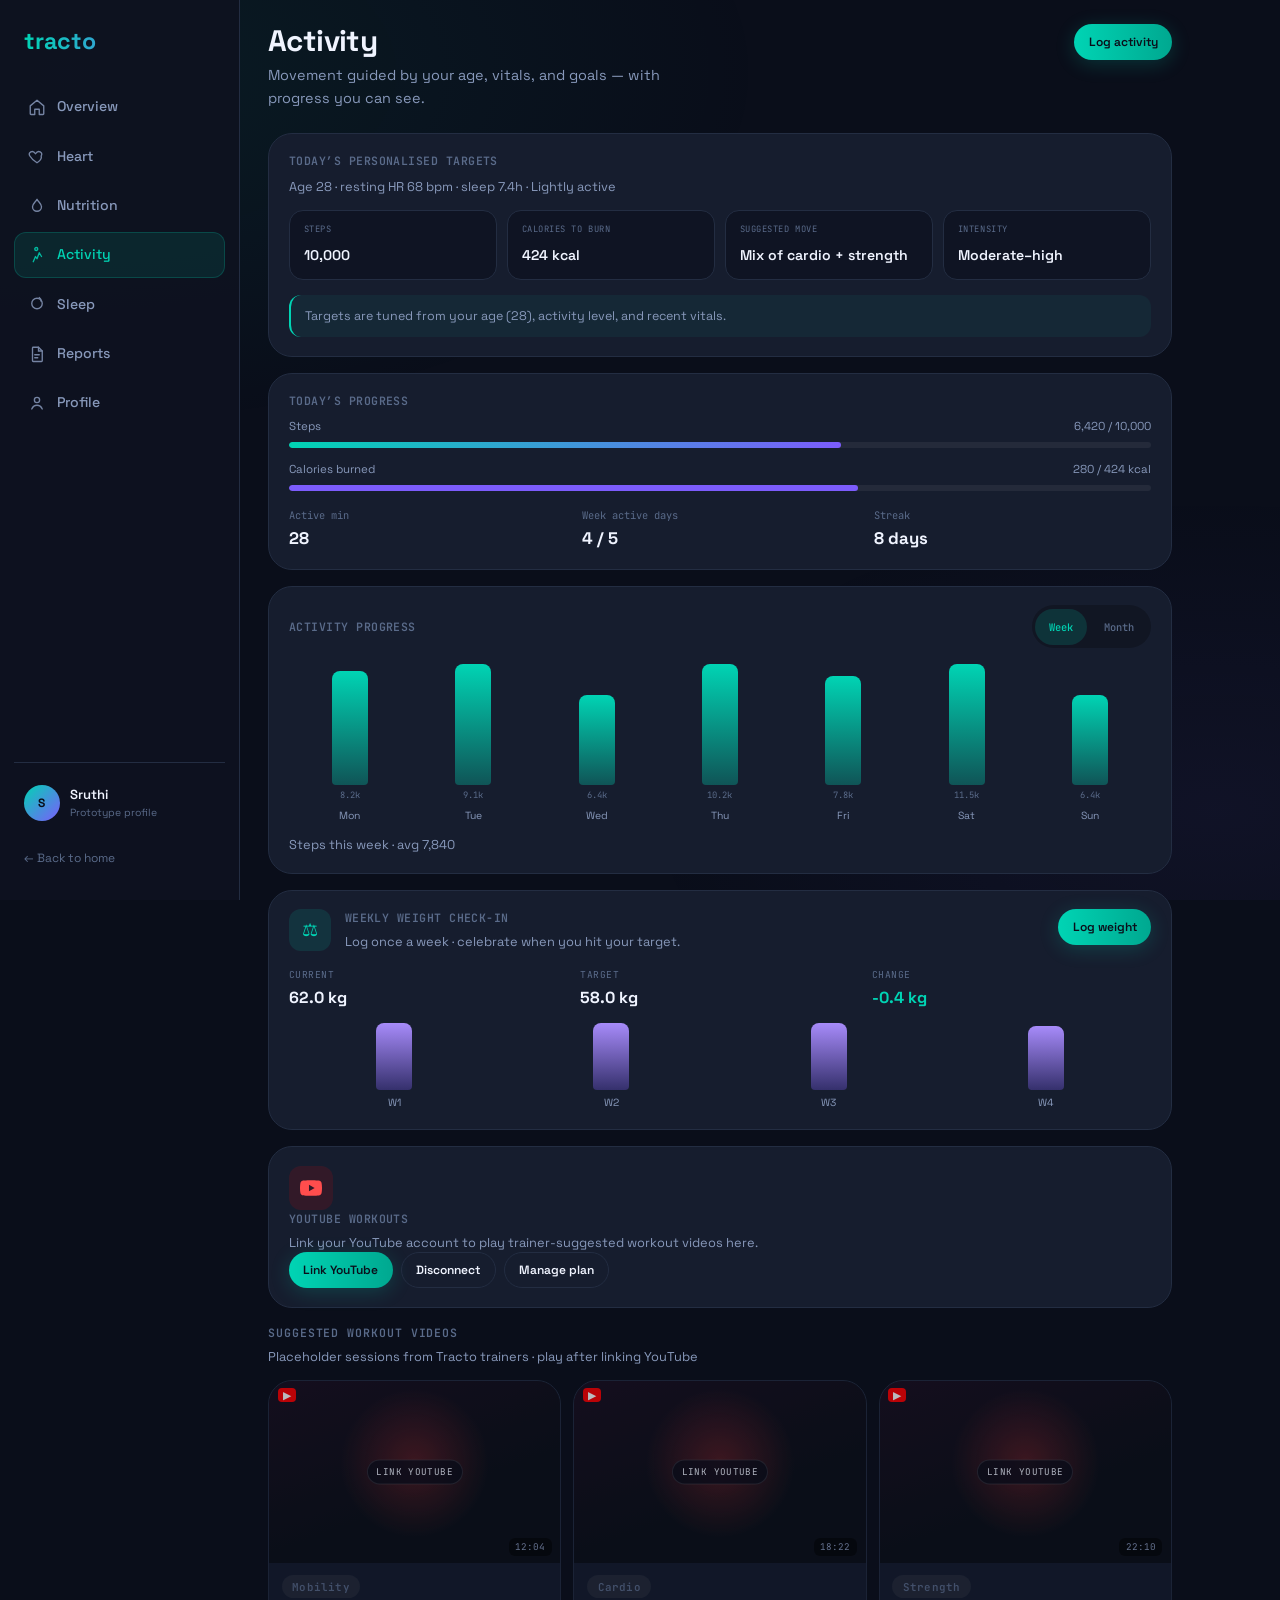
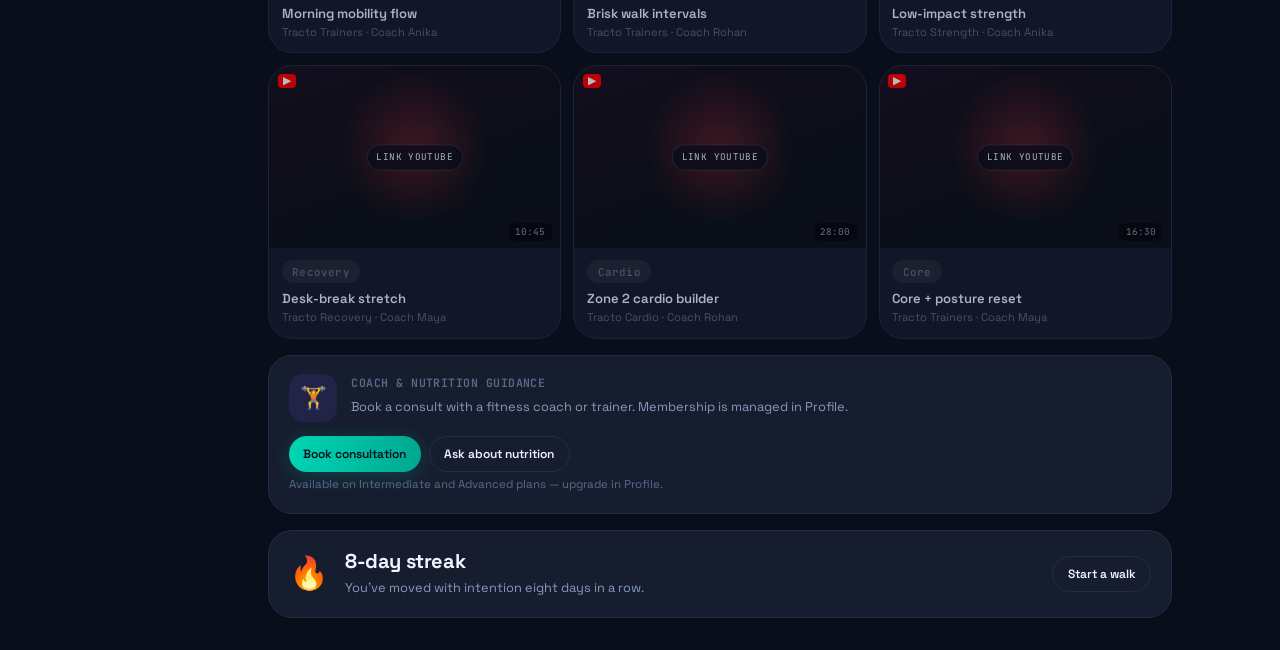
<file: activity.html>
<!DOCTYPE html>
<html lang="en">
<head>
<meta charset="UTF-8">
<meta name="viewport" content="width=device-width, initial-scale=1.0">
<title>Activity — Tracto Healthcare</title>
<link href="https://fonts.googleapis.com/css2?family=JetBrains+Mono:wght@400;500&family=Space+Grotesk:wght@400;500;600;700&display=swap" rel="stylesheet">
<link rel="stylesheet" href="styles.css">
<link rel="stylesheet" href="app.css">
</head>
<body class="app-body" data-page="activity">
<div class="app-shell" id="app-shell">
  <main class="app-main">
    <header class="page-header">
      <div>
        <h1>Activity</h1>
        <p class="sub">Movement guided by your age, vitals, and goals — with progress you can see.</p>
      </div>
      <button type="button" class="btn btn-teal btn-sm" id="btn-log-activity">Log activity</button>
    </header>

    <div class="stack">
      <!-- Personalized guidance -->
      <section class="card guide-card">
        <div class="card-title">Today’s personalised targets</div>
        <p class="card-meta" id="guide-basis">Based on your profile and recent health metrics</p>
        <div class="target-grid" id="target-grid">
          <div class="target-pill">
            <span class="lbl">Steps</span>
            <span class="val" id="t-steps">—</span>
          </div>
          <div class="target-pill">
            <span class="lbl">Calories to burn</span>
            <span class="val" id="t-cals">—</span>
          </div>
          <div class="target-pill">
            <span class="lbl">Suggested move</span>
            <span class="val" id="t-move">—</span>
          </div>
          <div class="target-pill">
            <span class="lbl">Intensity</span>
            <span class="val" id="t-intensity">—</span>
          </div>
        </div>
        <p class="guide-note" id="guide-note"></p>
      </section>

      <!-- Progress tracking -->
      <section class="card">
        <div class="card-title">Today’s progress</div>
        <div class="progress-split">
          <div>
            <div class="bar-row"><span>Steps</span><span id="p-steps-lbl">0 / 0</span></div>
            <div class="bar-track"><div class="bar-fill grad" id="p-steps-bar" style="width:0%"></div></div>
          </div>
          <div>
            <div class="bar-row"><span>Calories burned</span><span id="p-cals-lbl">0 / 0</span></div>
            <div class="bar-track"><div class="bar-fill vio" id="p-cals-bar" style="width:0%"></div></div>
          </div>
        </div>
        <div class="stat-row" style="margin-top:1rem">
          <div class="stat-item"><div class="lbl">Active min</div><div class="val" id="p-mins">28</div></div>
          <div class="stat-item"><div class="lbl">Week active days</div><div class="val">4<span class="unit"> / 5</span></div></div>
          <div class="stat-item"><div class="lbl">Streak</div><div class="val">8<span class="unit"> days</span></div></div>
        </div>
      </section>

      <section class="card chart-card">
        <div style="display:flex;justify-content:space-between;align-items:center;flex-wrap:wrap;gap:.75rem">
          <div class="card-title" style="margin:0">Activity progress</div>
          <div class="chart-filters" role="group" aria-label="Activity range">
            <button type="button" class="active" data-act-range="week">Week</button>
            <button type="button" data-act-range="month">Month</button>
          </div>
        </div>
        <div class="bar-chart" id="act-bars" aria-label="Activity steps chart"></div>
        <p class="card-meta" id="act-chart-meta" style="margin-top:.75rem">Steps this week · avg 7,840</p>
      </section>

      <section class="card weight-card">
        <div class="cycle-head">
          <div class="metric-ico-lg" style="background:rgba(0,212,180,.12);color:var(--pulse-teal)">⚖</div>
          <div style="flex:1">
            <div class="card-title" style="margin:0">Weekly weight check-in</div>
            <p class="card-meta">Log once a week · celebrate when you hit your target.</p>
          </div>
          <button type="button" class="btn btn-teal btn-sm" id="btn-log-weight">Log weight</button>
        </div>
        <div class="weight-stats">
          <div><span class="lbl">Current</span><strong id="w-current">62.0 kg</strong></div>
          <div><span class="lbl">Target</span><strong id="w-target">58.0 kg</strong></div>
          <div><span class="lbl">Change</span><strong id="w-delta" style="color:var(--pulse-teal)">−0.4 kg</strong></div>
        </div>
        <div class="weight-spark" id="weight-spark" aria-hidden="true"></div>
      </section>

      <!-- Trainer videos + YouTube -->
      <section class="card yt-card" id="yt-card">
        <div class="coach-row">
          <div class="yt-mark" aria-hidden="true">
            <svg viewBox="0 0 24 24" width="22" height="22"><path fill="currentColor" d="M23.5 6.2a3 3 0 00-2.1-2.1C19.5 3.5 12 3.5 12 3.5s-7.5 0-9.4.6A3 3 0 00.5 6.2 31 31 0 000 12a31 31 0 00.5 5.8 3 3 0 002.1 2.1c1.9.6 9.4.6 9.4.6s7.5 0 9.4-.6a3 3 0 002.1-2.1A31 31 0 0024 12a31 31 0 00-.5-5.8zM9.8 15.5v-7l6.2 3.5-6.2 3.5z"/></svg>
          </div>
          <div style="flex:1">
            <div class="card-title" style="margin:0">YouTube workouts</div>
            <p class="card-meta" id="yt-status">Link your YouTube account to play trainer-suggested workout videos here.</p>
          </div>
        </div>
        <div class="coach-actions">
          <button type="button" class="btn btn-teal btn-sm" id="btn-yt-link">Link YouTube</button>
          <button type="button" class="btn btn-ghost btn-sm" id="btn-yt-unlink" hidden>Disconnect</button>
          <a class="btn btn-ghost btn-sm" href="profile.html">Manage plan</a>
        </div>
      </section>

      <div>
        <div class="section-label">Suggested workout videos</div>
        <p class="card-meta" style="margin:-.35rem 0 .85rem">Placeholder sessions from Tracto trainers · play after linking YouTube</p>
        <div class="video-grid" id="video-grid"></div>
      </div>

      <!-- Coaching / nutrition consult -->
      <section class="card coach-card">
        <div class="coach-row">
          <div class="coach-avatar" aria-hidden="true">🏋️</div>
          <div style="flex:1">
            <div class="card-title" style="margin:0">Coach &amp; nutrition guidance</div>
            <p class="card-meta">Book a consult with a fitness coach or trainer. Membership is managed in Profile.</p>
          </div>
        </div>
        <div class="coach-actions">
          <button type="button" class="btn btn-teal btn-sm" id="btn-book-coach">Book consultation</button>
          <button type="button" class="btn btn-ghost btn-sm" id="btn-nutrition-coach">Ask about nutrition</button>
        </div>
        <p class="form-hint" id="coach-lock-hint" hidden>Available on Intermediate and Advanced plans — upgrade in Profile.</p>
      </section>

      <!-- Achievements / streak keep light -->
      <section class="card" style="display:flex;align-items:center;gap:1rem;flex-wrap:wrap">
        <div style="font-size:2rem" aria-hidden="true">🔥</div>
        <div style="flex:1">
          <div class="card-value" style="font-size:1.25rem">8-day streak</div>
          <p class="card-meta">You’ve moved with intention eight days in a row.</p>
        </div>
        <button type="button" class="btn btn-ghost btn-sm" id="btn-start-walk">Start a walk</button>
      </section>

      <div id="walk-panel" class="walk-active" hidden>
        <p class="card-title" style="color:var(--pulse-teal)">Activity in progress</p>
        <div class="timer" id="walk-timer">00:00</div>
        <p class="card-meta" style="margin:.5rem 0 1rem"><span id="walk-steps">0</span> sample steps · prototype simulation</p>
        <button type="button" class="btn btn-ghost btn-sm" id="btn-stop-walk">Stop</button>
      </div>
    </div>
  </main>
</div>

<script src="app-shell.js"></script>
<script>
(function () {
  const profile = Tracto.storageGet('tracto_profile', {
    dob: '1998-06-15',
    height: 165,
    weight: 62,
    activity: 'Lightly active',
    restingHr: 68,
    sleepHours: 7.4,
  });
  const goalsOnboard = Tracto.storageGet('tracto_goals', { steps: 10000 });
  let plan = Tracto.storageGet('tracto_plan', 'basic');
  let ytLinked = !!Tracto.storageGet('tracto_youtube', null);
  const today = Tracto.storageGet('tracto_activity_today', { steps: 6420, cals: 280, mins: 28 });

  const VIDEOS = [
    { id: 'v1', title: 'Morning mobility flow', coach: 'Coach Anika', level: 'basic', tag: 'Mobility', dur: '12:04', channel: 'Tracto Trainers' },
    { id: 'v2', title: 'Brisk walk intervals', coach: 'Coach Rohan', level: 'basic', tag: 'Cardio', dur: '18:22', channel: 'Tracto Trainers' },
    { id: 'v3', title: 'Low-impact strength', coach: 'Coach Anika', level: 'intermediate', tag: 'Strength', dur: '22:10', channel: 'Tracto Strength' },
    { id: 'v4', title: 'Desk-break stretch', coach: 'Coach Maya', level: 'intermediate', tag: 'Recovery', dur: '10:45', channel: 'Tracto Recovery' },
    { id: 'v5', title: 'Zone 2 cardio builder', coach: 'Coach Rohan', level: 'advanced', tag: 'Cardio', dur: '28:00', channel: 'Tracto Cardio' },
    { id: 'v6', title: 'Core + posture reset', coach: 'Coach Maya', level: 'advanced', tag: 'Core', dur: '16:30', channel: 'Tracto Trainers' },
  ];

  const PLAN_RANK = { basic: 0, intermediate: 1, advanced: 2 };

  function ageFromDob(dob) {
    const d = new Date(dob);
    if (Number.isNaN(d.getTime())) return 28;
    const now = new Date();
    let age = now.getFullYear() - d.getFullYear();
    const m = now.getMonth() - d.getMonth();
    if (m < 0 || (m === 0 && now.getDate() < d.getDate())) age -= 1;
    return Math.max(16, Math.min(80, age));
  }

  function personalise() {
    const age = ageFromDob(profile.dob);
    const weight = +profile.weight || 62;
    const rhr = +profile.restingHr || 68;
    const sleep = +profile.sleepHours || 7;
    const activity = profile.activity || 'Lightly active';

    let steps = 8000;
    let cals = 320;
    let move = 'Brisk walking';
    let intensity = 'Moderate';
    let note = '';

    if (age < 30) {
      steps = 10000; cals = 420; move = 'Mix of cardio + strength'; intensity = 'Moderate–high';
    } else if (age < 45) {
      steps = 9000; cals = 380; move = 'Brisk walk + bodyweight'; intensity = 'Moderate';
    } else if (age < 60) {
      steps = 7500; cals = 300; move = 'Steady walk + mobility'; intensity = 'Light–moderate';
    } else {
      steps = 6000; cals = 240; move = 'Gentle walk + balance'; intensity = 'Light';
    }

    if (activity === 'Sedentary') { steps = Math.round(steps * 0.85); cals = Math.round(cals * 0.85); }
    if (activity === 'Very active') { steps = Math.round(steps * 1.1); cals = Math.round(cals * 1.15); move = 'Structured workout + recovery'; }

    if (rhr > 75) {
      intensity = 'Light–moderate';
      move = 'Zone 2 walking (keep conversation pace)';
      cals = Math.round(cals * 0.9);
      note = 'Resting HR is a bit elevated — favour aerobic Zone 2 today and avoid hard intervals.';
    } else if (sleep < 6.5) {
      intensity = 'Light';
      move = 'Mobility + easy walk';
      steps = Math.round(steps * 0.9);
      note = 'Sleep was short — prioritise recovery movement over high intensity.';
    } else if (rhr < 62 && sleep >= 7) {
      note = 'Recovery looks solid — a strength or interval session fits well today.';
      if (age < 50) move = 'Strength circuit + short cardio';
    } else {
      note = 'Targets are tuned from your age (' + age + '), activity level, and recent vitals.';
    }

    cals = Math.max(180, Math.min(650, Math.round(cals + (weight - 60) * 2.2)));
    if (goalsOnboard.steps && goalsOnboard.steps > steps) steps = goalsOnboard.steps;
    return { age, steps, cals, move, intensity, note, weight, rhr, sleep };
  }

  function pct(n, d) { return Math.min(100, Math.round((n / Math.max(1, d)) * 100)); }

  function renderGuide(g) {
    document.getElementById('guide-basis').textContent =
      'Age ' + g.age + ' · resting HR ' + g.rhr + ' bpm · sleep ' + g.sleep + 'h · ' + (profile.activity || 'Lightly active');
    document.getElementById('t-steps').textContent = g.steps.toLocaleString();
    document.getElementById('t-cals').textContent = g.cals + ' kcal';
    document.getElementById('t-move').textContent = g.move;
    document.getElementById('t-intensity').textContent = g.intensity;
    document.getElementById('guide-note').textContent = g.note;
    document.getElementById('p-steps-lbl').textContent = today.steps.toLocaleString() + ' / ' + g.steps.toLocaleString();
    document.getElementById('p-cals-lbl').textContent = today.cals + ' / ' + g.cals + ' kcal';
    document.getElementById('p-steps-bar').style.width = pct(today.steps, g.steps) + '%';
    document.getElementById('p-cals-bar').style.width = pct(today.cals, g.cals) + '%';
    document.getElementById('p-mins').textContent = today.mins;

    const day = new Date().toISOString().slice(0, 10);
    if (today.steps >= g.steps) {
      Tracto.celebrate({
        key: 'steps-' + day,
        title: 'Step goal complete!',
        message: 'You hit ' + g.steps.toLocaleString() + ' steps today. Movement unlocked.',
      });
    }
  }

  const ACT_WEEK = [
    { d: 'Mon', v: 8200 }, { d: 'Tue', v: 9100 }, { d: 'Wed', v: 6400 },
    { d: 'Thu', v: 10200 }, { d: 'Fri', v: 7800 }, { d: 'Sat', v: 11500 }, { d: 'Sun', v: 6420 },
  ];
  const ACT_MONTH = [
    { d: 'W1', v: 52000 }, { d: 'W2', v: 54800 }, { d: 'W3', v: 50100 }, { d: 'W4', v: 59600 },
  ];

  function renderActBars(data, meta) {
    const max = Math.max(...data.map((x) => x.v));
    document.getElementById('act-bars').innerHTML = data.map((x) => {
      const h = Math.round((x.v / max) * 100);
      const label = x.v >= 1000 ? (Math.round(x.v / 100) / 10) + 'k' : String(x.v);
      return '<div class="bar-col"><div class="bar-col-fill teal" style="height:' + h + '%"></div><span class="bar-col-val">' + label + '</span><span class="bar-col-lbl">' + x.d + '</span></div>';
    }).join('');
    document.getElementById('act-chart-meta').textContent = meta;
  }

  let weightLog = Tracto.storageGet('tracto_weight_log', [
    { week: 'W1', kg: 63.2 }, { week: 'W2', kg: 62.8 }, { week: 'W3', kg: 62.4 }, { week: 'W4', kg: 62.0 },
  ]);
  let weightTarget = Tracto.storageGet('tracto_weight_target', 58);

  function renderWeight() {
    const cur = weightLog[weightLog.length - 1].kg;
    const prev = weightLog.length > 1 ? weightLog[weightLog.length - 2].kg : cur;
    const delta = +(cur - prev).toFixed(1);
    document.getElementById('w-current').textContent = cur.toFixed(1) + ' kg';
    document.getElementById('w-target').textContent = weightTarget.toFixed(1) + ' kg';
    document.getElementById('w-delta').textContent = (delta > 0 ? '+' : '') + delta + ' kg';
    document.getElementById('w-delta').style.color = delta <= 0 ? 'var(--pulse-teal)' : 'var(--bio-amber)';
    const max = Math.max(...weightLog.map((w) => w.kg), weightTarget) + 0.5;
    const min = Math.min(...weightLog.map((w) => w.kg), weightTarget) - 0.5;
    document.getElementById('weight-spark').innerHTML = weightLog.map((w) => {
      const h = Math.round(((w.kg - min) / (max - min)) * 100);
      return '<div class="bar-col"><div class="bar-col-fill vio" style="height:' + h + '%"></div><span class="bar-col-lbl">' + w.week + '</span></div>';
    }).join('');
    if (cur <= weightTarget) {
      Tracto.celebrate({
        key: 'weight-target',
        title: 'Target weight reached!',
        message: 'You’re at ' + cur.toFixed(1) + ' kg — your goal of ' + weightTarget.toFixed(1) + ' kg. Celebrate this milestone.',
      });
    }
  }

  function canAccess(videoLevel) {
    return PLAN_RANK[plan] >= PLAN_RANK[videoLevel];
  }

  function renderYt() {
    document.getElementById('yt-status').textContent = ytLinked
      ? 'Connected as sruthi.demo · placeholder workouts are ready to play.'
      : 'Link your YouTube account to play trainer-suggested workout videos here.';
    document.getElementById('btn-yt-link').hidden = ytLinked;
    document.getElementById('btn-yt-unlink').hidden = !ytLinked;
    document.getElementById('yt-card').classList.toggle('is-linked', ytLinked);
  }

  function renderVideos() {
    const grid = document.getElementById('video-grid');
    grid.innerHTML = VIDEOS.map((v) => {
      const planLocked = !canAccess(v.level);
      const needYt = !ytLinked;
      const locked = planLocked || needYt;
      let lockLabel = '';
      if (needYt) lockLabel = 'Link YouTube';
      else if (planLocked) lockLabel = v.level + '+';
      return (
        '<button type="button" class="video-card' + (locked ? ' locked' : '') + '" data-video="' + v.id + '" data-locked="' + locked + '" data-need-yt="' + needYt + '" data-plan-locked="' + planLocked + '">' +
          '<div class="video-thumb yt-thumb" aria-hidden="true">' +
            '<span class="yt-badge">▶</span>' +
            (locked ? '<span class="lock-chip">' + lockLabel + '</span>' : '<span class="play">▶</span>') +
            '<span class="dur">' + v.dur + '</span>' +
          '</div>' +
          '<div class="video-body">' +
            '<span class="pill muted">' + v.tag + '</span>' +
            '<h4>' + v.title + '</h4>' +
            '<p>' + v.channel + ' · ' + v.coach + '</p>' +
          '</div>' +
        '</button>'
      );
    }).join('');

    grid.querySelectorAll('[data-video]').forEach((btn) => {
      btn.addEventListener('click', () => {
        const v = VIDEOS.find((x) => x.id === btn.getAttribute('data-video'));
        if (!v) return;
        if (btn.getAttribute('data-need-yt') === 'true') {
          Tracto.toast('Link YouTube to watch this workout');
          document.getElementById('yt-card').scrollIntoView({ behavior: 'smooth', block: 'center' });
          return;
        }
        if (btn.getAttribute('data-plan-locked') === 'true') {
          Tracto.toast('Upgrade your plan in Profile to unlock this video');
          return;
        }
        Tracto.openModal({
          title: v.title,
          subtitle: v.channel + ' · ' + v.dur + ' · placeholder',
          wide: true,
          content:
            '<div class="yt-embed-placeholder" role="img" aria-label="Placeholder YouTube player">' +
              '<div class="yt-embed-bar"><span></span><span></span><span></span></div>' +
              '<div class="yt-embed-stage"><button type="button" class="yt-big-play" tabindex="-1" aria-hidden="true">▶</button></div>' +
              '<div class="yt-embed-meta"><strong>' + v.title + '</strong><span>' + v.channel + ' · Sample placeholder · not a live stream</span></div>' +
            '</div>' +
            '<p class="card-meta" style="margin:.85rem 0 1rem">Prototype only — production would stream via your linked YouTube account.</p>' +
            '<div class="modal-actions"><button type="button" class="btn btn-teal" data-close>Close</button></div>',
          onOpen(modal, close) {
            modal.querySelector('[data-close]').onclick = close;
          }
        });
      });
    });
  }

  function renderCoachHint() {
    document.getElementById('coach-lock-hint').hidden = PLAN_RANK[plan] >= 1;
  }

  let walkTimer = null;
  let walkSeconds = 0;
  let walkSteps = 0;

  function formatTime(s) {
    return String(Math.floor(s / 60)).padStart(2, '0') + ':' + String(s % 60).padStart(2, '0');
  }

  function startWalk() {
    document.getElementById('walk-panel').hidden = false;
    walkSeconds = 0;
    walkSteps = 0;
    document.getElementById('walk-timer').textContent = '00:00';
    document.getElementById('walk-steps').textContent = '0';
    clearInterval(walkTimer);
    walkTimer = setInterval(() => {
      walkSeconds += 1;
      walkSteps += 8 + Math.floor(Math.random() * 6);
      document.getElementById('walk-timer').textContent = formatTime(walkSeconds);
      document.getElementById('walk-steps').textContent = walkSteps.toLocaleString();
    }, 1000);
    Tracto.toast('Activity started');
  }

  function stopWalk() {
    clearInterval(walkTimer);
    walkTimer = null;
    document.getElementById('walk-panel').hidden = true;
    today.steps += walkSteps;
    today.cals += Math.round(walkSteps * 0.04);
    today.mins += Math.max(1, Math.round(walkSeconds / 60));
    Tracto.storageSet('tracto_activity_today', today);
    renderGuide(personalise());
    Tracto.toast('Logged · ' + walkSteps + ' sample steps');
  }

  function openCoach(kind) {
    if (PLAN_RANK[plan] < 1) {
      Tracto.toast('Upgrade in Profile for coach access');
      return;
    }
    const title = kind === 'nutrition' ? 'Nutrition guidance' : 'Fitness coach consult';
    const sub = kind === 'nutrition'
      ? 'A trainer will help align meals with your calorie burn targets.'
      : 'Match workouts to your age, vitals, and membership level.';
    Tracto.openModal({
      title: title,
      subtitle: sub,
      content:
        '<div class="form-group"><label for="c-topic">What do you need help with?</label>' +
        '<select class="form-select" id="c-topic">' +
        (kind === 'nutrition'
          ? '<option>Meal timing around workouts</option><option>Protein targets</option><option>Hydration plan</option>'
          : '<option>Weekly movement plan</option><option>Form check</option><option>Recovery &amp; intensity</option>') +
        '</select></div>' +
        '<div class="form-group"><label for="c-when">Preferred slot</label>' +
        '<select class="form-select" id="c-when"><option>Tomorrow morning</option><option>Tomorrow evening</option><option>This weekend</option></select></div>' +
        '<div class="modal-actions"><button type="button" class="btn btn-teal" id="c-book">Request session</button>' +
        '<button type="button" class="btn btn-ghost" data-close>Cancel</button></div>',
      onOpen(modal, close) {
        modal.querySelector('[data-close]').onclick = close;
        modal.querySelector('#c-book').onclick = () => {
          Tracto.toast('Consultation requested — a coach will confirm shortly');
          close();
        };
      }
    });
  }

  document.addEventListener('DOMContentLoaded', () => {
    const onboard = Tracto.storageGet('tracto_onboard', null);
    if (onboard) {
      if (onboard.dob) profile.dob = onboard.dob;
      if (onboard.height) profile.height = onboard.height;
      if (onboard.weight) profile.weight = onboard.weight;
      if (onboard.activity) profile.activity = onboard.activity;
      Tracto.storageSet('tracto_profile', profile);
    }

    plan = Tracto.storageGet('tracto_plan', 'basic');
    renderGuide(personalise());
    renderYt();
    renderVideos();
    renderCoachHint();
    renderActBars(ACT_WEEK, 'Steps this week · avg 7,840');
    renderWeight();

    document.querySelectorAll('[data-act-range]').forEach((btn) => {
      btn.addEventListener('click', () => {
        document.querySelectorAll('[data-act-range]').forEach((b) => b.classList.remove('active'));
        btn.classList.add('active');
        if (btn.dataset.actRange === 'month') renderActBars(ACT_MONTH, 'Steps by week · avg 54,125');
        else renderActBars(ACT_WEEK, 'Steps this week · avg 7,840');
      });
    });

    document.getElementById('btn-log-weight').addEventListener('click', () => {
      const cur = weightLog[weightLog.length - 1].kg;
      Tracto.openModal({
        title: 'Weekly weight check-in',
        subtitle: 'End-of-week log',
        content:
          '<div class="form-group"><label for="wk-kg">Weight (kg)</label><input class="form-input" id="wk-kg" type="number" step="0.1" value="' + cur + '"></div>' +
          '<div class="form-group"><label for="wk-target">Target weight (kg)</label><input class="form-input" id="wk-target" type="number" step="0.1" value="' + weightTarget + '"></div>' +
          '<div class="modal-actions"><button type="button" class="btn btn-teal" id="save-w">Save check-in</button>' +
          '<button type="button" class="btn btn-ghost" data-close>Cancel</button></div>',
        onOpen(modal, close) {
          modal.querySelector('[data-close]').onclick = close;
          modal.querySelector('#save-w').onclick = () => {
            const kg = +modal.querySelector('#wk-kg').value || cur;
            weightTarget = +modal.querySelector('#wk-target').value || weightTarget;
            weightLog.push({ week: 'W' + (weightLog.length + 1), kg: kg });
            if (weightLog.length > 8) weightLog = weightLog.slice(-8);
            Tracto.storageSet('tracto_weight_log', weightLog);
            Tracto.storageSet('tracto_weight_target', weightTarget);
            renderWeight();
            Tracto.toast('Weight logged · ' + kg.toFixed(1) + ' kg');
            close();
          };
        }
      });
    });

    document.getElementById('btn-yt-link').addEventListener('click', () => {
      Tracto.openModal({
        title: 'Link YouTube',
        subtitle: 'Prototype connect — no real Google OAuth',
        content:
          '<p class="card-meta" style="margin-bottom:1rem">Allow Tracto to open trainer workout playlists in a YouTube-style player.</p>' +
          '<div class="modal-actions"><button type="button" class="btn btn-teal" id="yt-confirm">Continue with YouTube</button>' +
          '<button type="button" class="btn btn-ghost" data-close>Cancel</button></div>',
        onOpen(modal, close) {
          modal.querySelector('[data-close]').onclick = close;
          modal.querySelector('#yt-confirm').onclick = () => {
            ytLinked = true;
            Tracto.storageSet('tracto_youtube', { linked: true, handle: 'sruthi.demo', at: Date.now() });
            renderYt();
            renderVideos();
            Tracto.toast('YouTube linked');
            close();
          };
        }
      });
    });

    document.getElementById('btn-yt-unlink').addEventListener('click', () => {
      ytLinked = false;
      Tracto.storageSet('tracto_youtube', null);
      renderYt();
      renderVideos();
      Tracto.toast('YouTube disconnected');
    });

    document.getElementById('btn-book-coach').addEventListener('click', () => openCoach('fitness'));
    document.getElementById('btn-nutrition-coach').addEventListener('click', () => openCoach('nutrition'));
    document.getElementById('btn-start-walk').addEventListener('click', startWalk);
    document.getElementById('btn-stop-walk').addEventListener('click', stopWalk);
    document.getElementById('btn-log-activity').addEventListener('click', () => {
      Tracto.openModal({
        title: 'Log activity',
        subtitle: 'Add a session toward today’s targets',
        content:
          '<div class="form-group"><label for="la-type">Type</label><select class="form-select" id="la-type"><option>Walking</option><option>Running</option><option>Strength</option><option>Yoga / mobility</option><option>Cycling</option></select></div>' +
          '<div class="form-row"><div class="form-group"><label for="la-min">Minutes</label><input class="form-input" id="la-min" type="number" value="20"></div>' +
          '<div class="form-group"><label for="la-cal">Calories</label><input class="form-input" id="la-cal" type="number" value="120"></div></div>' +
          '<div class="modal-actions"><button type="button" class="btn btn-teal" id="la-save">Save</button>' +
          '<button type="button" class="btn btn-ghost" data-close>Cancel</button></div>',
        onOpen(modal, close) {
          modal.querySelector('[data-close]').onclick = close;
          modal.querySelector('#la-save').onclick = () => {
            const mins = +modal.querySelector('#la-min').value || 0;
            const cals = +modal.querySelector('#la-cal').value || 0;
            today.mins += mins;
            today.cals += cals;
            today.steps += Math.round(mins * 90);
            Tracto.storageSet('tracto_activity_today', today);
            renderGuide(personalise());
            Tracto.toast('Activity logged');
            close();
          };
        }
      });
    });
  });
})();
</script>
</body>
</html>
</file>
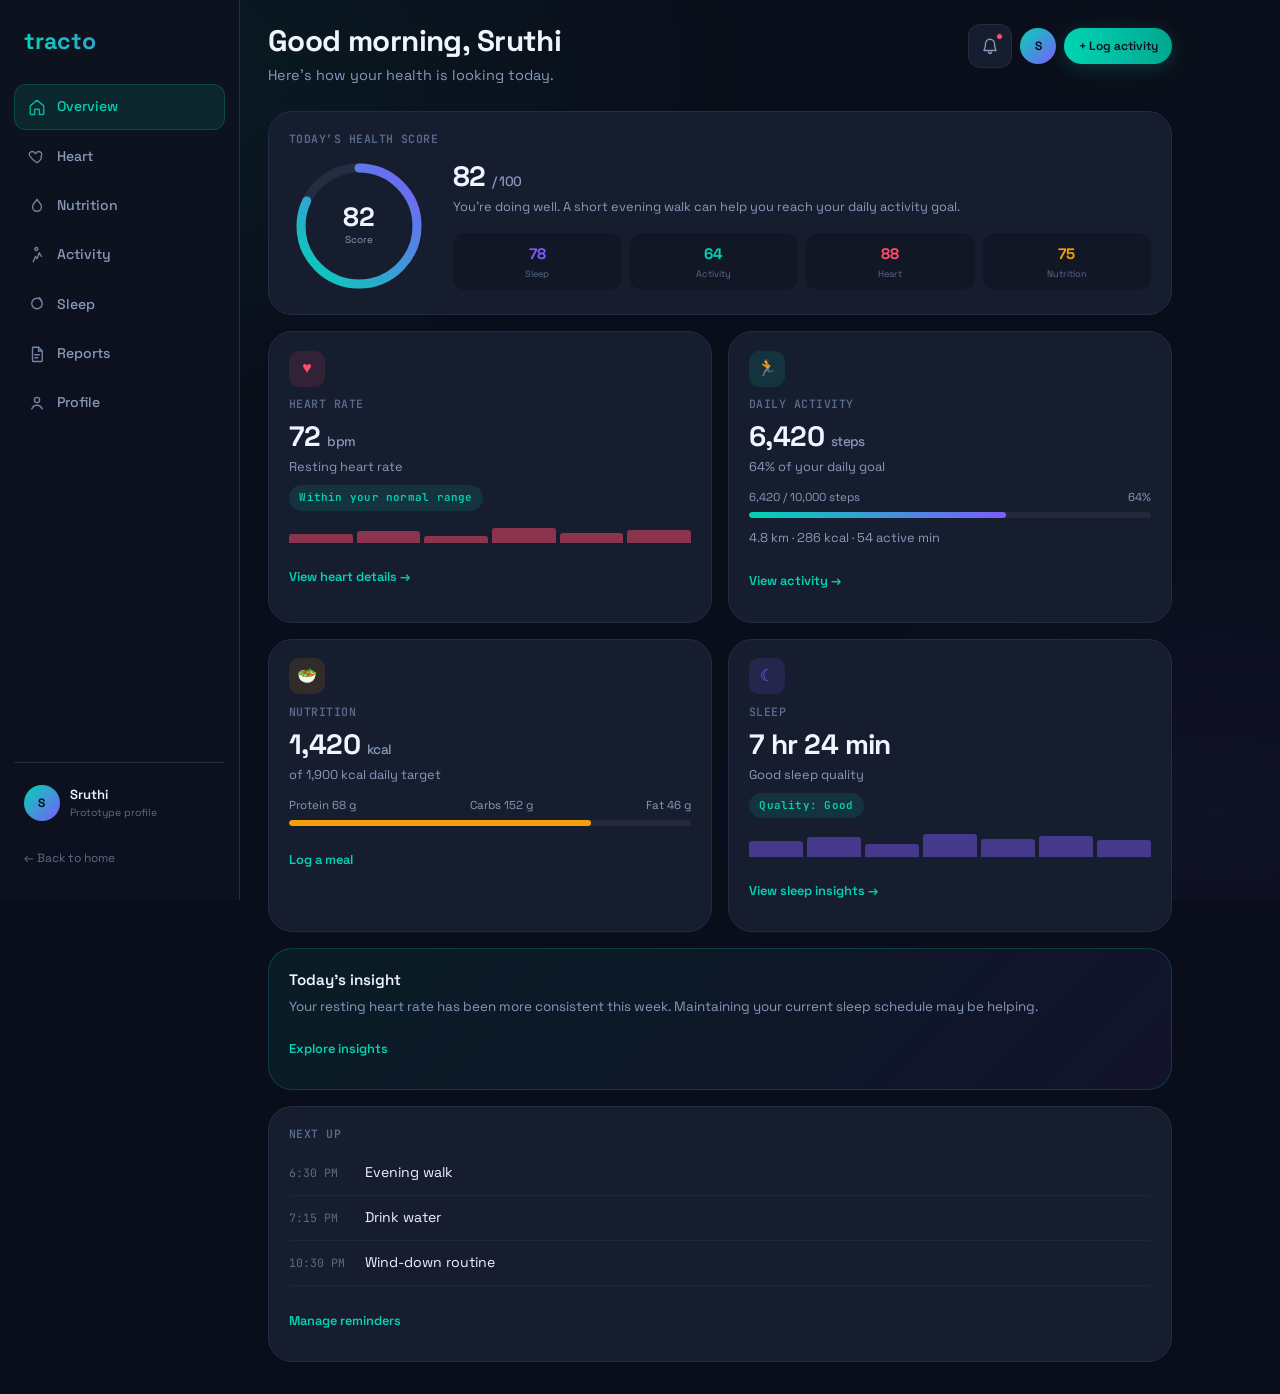
<file: app.html>
<!DOCTYPE html>
<html lang="en">
<head>
<meta charset="UTF-8">
<meta http-equiv="refresh" content="0; url=dashboard.html">
<title>Tracto Healthcare — App</title>
</head>
<body>
<p>Redirecting to <a href="dashboard.html">Dashboard</a>...</p>
</body>
</html>
</file>
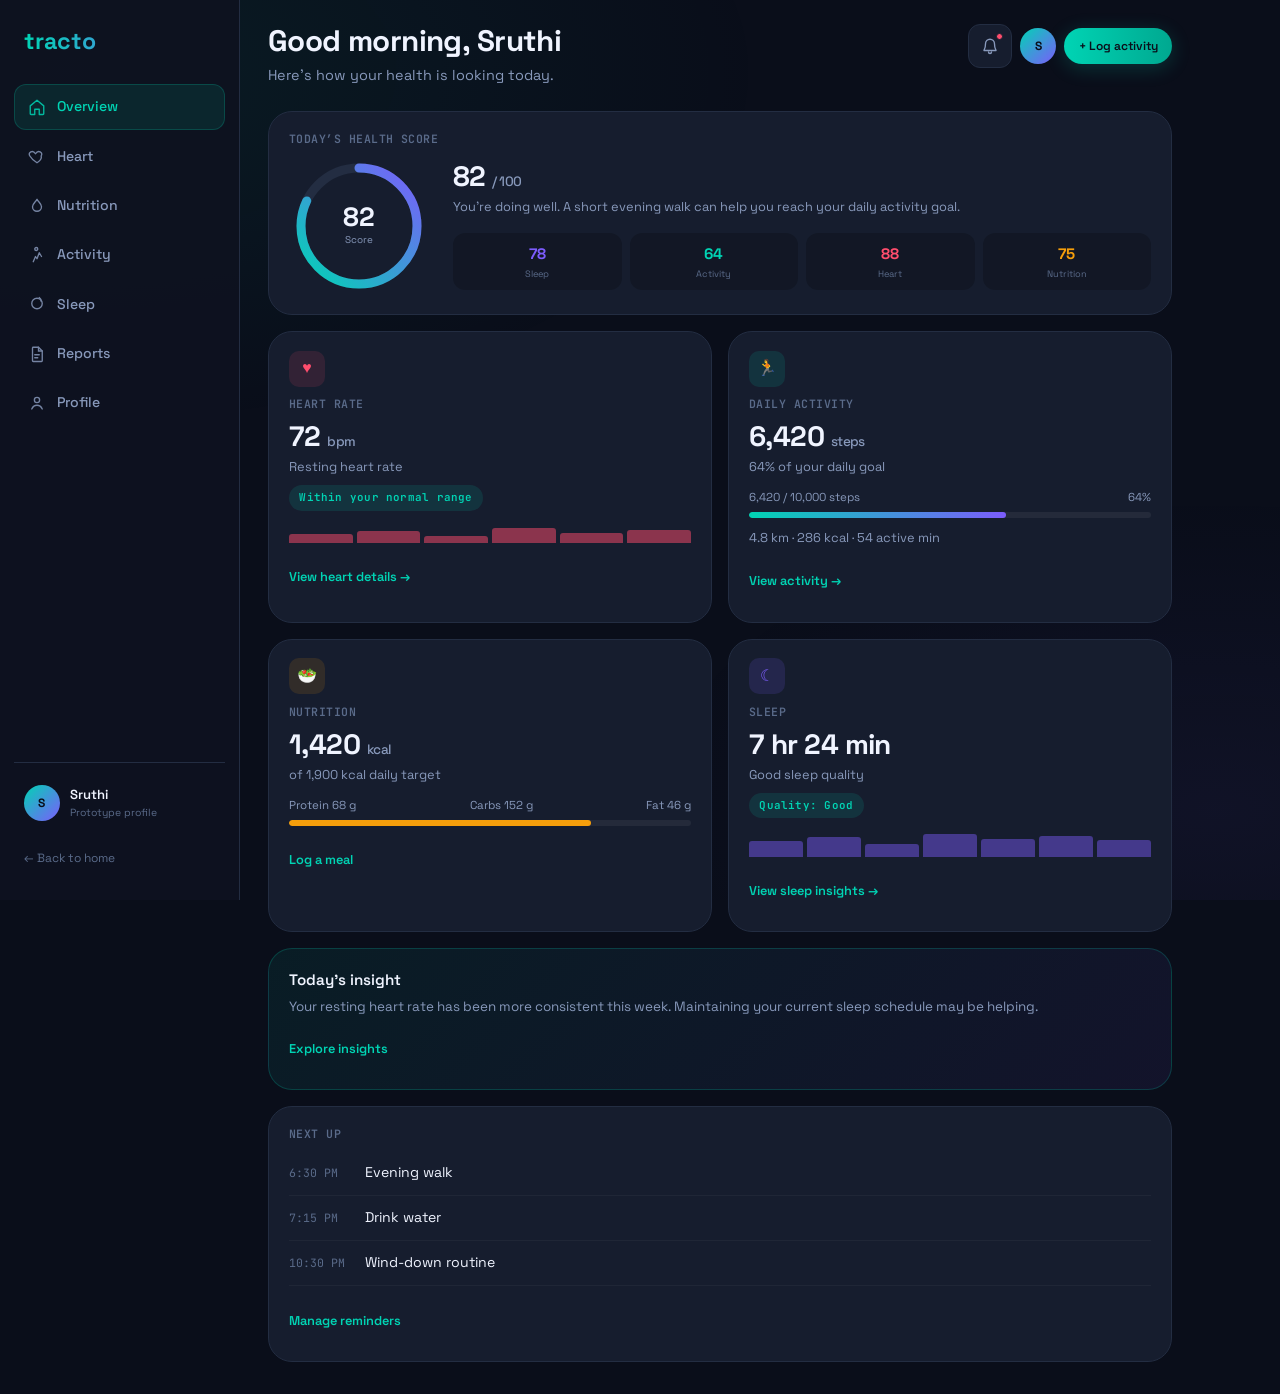
<file: dashboard.html>
<!DOCTYPE html>
<html lang="en">
<head>
<meta charset="UTF-8">
<meta name="viewport" content="width=device-width, initial-scale=1.0">
<title>Dashboard — Tracto Healthcare</title>
<link href="https://fonts.googleapis.com/css2?family=JetBrains+Mono:wght@400;500&family=Space+Grotesk:wght@400;500;600;700&display=swap" rel="stylesheet">
<link rel="stylesheet" href="styles.css">
<link rel="stylesheet" href="app.css">
</head>
<body class="app-body" data-page="dashboard">
<div class="app-shell" id="app-shell">
  <main class="app-main">
    <header class="page-header">
      <div>
        <h1>Good morning, Sruthi</h1>
        <p class="sub">Here’s how your health is looking today.</p>
      </div>
      <div class="header-actions">
        <button type="button" class="icon-btn" aria-label="Notifications" id="btn-notify">
          <span class="badge-dot" aria-hidden="true"></span>
          <svg viewBox="0 0 24 24" fill="none" stroke="currentColor" stroke-width="1.8"><path d="M6 9a6 6 0 0112 0c0 7 2 7 2 9H4c0-2 2-2 2-9z" stroke-linecap="round" stroke-linejoin="round"/><path d="M10 20a2 2 0 004 0" stroke-linecap="round"/></svg>
        </button>
        <div class="avatar" aria-hidden="true">S</div>
        <button type="button" class="btn btn-teal btn-sm" data-open-log>+ Log activity</button>
      </div>
    </header>

    <div class="stack">
      <!-- Health score -->
      <section class="card">
        <div class="card-title">Today’s Health Score</div>
        <div class="score-hero">
          <div class="ring-wrap" id="score-ring"></div>
          <div style="flex:1;min-width:180px">
            <div class="card-value">82 <span class="unit">/ 100</span></div>
            <p class="card-meta">You’re doing well. A short evening walk can help you reach your daily activity goal.</p>
            <div class="contrib-grid">
              <div class="contrib"><div class="c-val" style="color:var(--vital-violet)">78</div><div class="c-lbl">Sleep</div></div>
              <div class="contrib"><div class="c-val" style="color:var(--pulse-teal)">64</div><div class="c-lbl">Activity</div></div>
              <div class="contrib"><div class="c-val" style="color:var(--danger-red)">88</div><div class="c-lbl">Heart</div></div>
              <div class="contrib"><div class="c-val" style="color:var(--bio-amber)">75</div><div class="c-lbl">Nutrition</div></div>
            </div>
          </div>
        </div>
      </section>

      <!-- Metric cards -->
      <div class="grid-2">
        <article class="card">
          <div class="metric-card-ico" style="background:rgba(255,77,109,.12);color:var(--danger-red)">♥</div>
          <div class="card-title">Heart Rate</div>
          <div class="card-value">72 <span class="unit">bpm</span></div>
          <p class="card-meta">Resting heart rate</p>
          <span class="pill ok" style="margin-top:.5rem">Within your normal range</span>
          <div class="mini-bars" style="height:22px;margin-top:.65rem" aria-hidden="true">
            <i style="--h:40%;background:rgba(255,77,109,.5)"></i>
            <i style="--h:55%;background:rgba(255,77,109,.5)"></i>
            <i style="--h:35%;background:rgba(255,77,109,.5)"></i>
            <i style="--h:70%;background:rgba(255,77,109,.5)"></i>
            <i style="--h:45%;background:rgba(255,77,109,.5)"></i>
            <i style="--h:60%;background:rgba(255,77,109,.5)"></i>
          </div>
          <a class="card-link" href="heart-rate.html">View heart details →</a>
        </article>

        <article class="card">
          <div class="metric-card-ico" style="background:rgba(0,212,180,.12);color:var(--pulse-teal)">🏃</div>
          <div class="card-title">Daily Activity</div>
          <div class="card-value">6,420 <span class="unit">steps</span></div>
          <p class="card-meta">64% of your daily goal</p>
          <div style="margin-top:.75rem">
            <div class="bar-row"><span>6,420 / 10,000 steps</span><span>64%</span></div>
            <div class="bar-track"><div class="bar-fill grad" style="width:64%"></div></div>
          </div>
          <p class="card-meta" style="margin-top:.65rem">4.8 km · 286 kcal · 54 active min</p>
          <a class="card-link" href="activity.html">View activity →</a>
        </article>

        <article class="card">
          <div class="metric-card-ico" style="background:rgba(245,158,11,.12);color:var(--bio-amber)">🥗</div>
          <div class="card-title">Nutrition</div>
          <div class="card-value">1,420 <span class="unit">kcal</span></div>
          <p class="card-meta">of 1,900 kcal daily target</p>
          <div style="margin-top:.75rem">
            <div class="bar-row"><span>Protein 68 g</span><span>Carbs 152 g</span><span>Fat 46 g</span></div>
            <div class="bar-track"><div class="bar-fill amber" style="width:75%"></div></div>
          </div>
          <button type="button" class="card-link" data-open-log="meal">Log a meal</button>
        </article>

        <article class="card">
          <div class="metric-card-ico" style="background:rgba(124,92,252,.14);color:var(--vital-violet)">☾</div>
          <div class="card-title">Sleep</div>
          <div class="card-value">7 hr 24 min</div>
          <p class="card-meta">Good sleep quality</p>
          <span class="pill ok" style="margin-top:.5rem">Quality: Good</span>
          <div class="mini-bars" style="margin-top:.65rem" aria-hidden="true">
            <i style="--h:55%"></i><i style="--h:70%"></i><i style="--h:45%"></i><i style="--h:80%"></i><i style="--h:65%"></i><i style="--h:75%"></i><i style="--h:60%"></i>
          </div>
          <a class="card-link" href="sleep.html">View sleep insights →</a>
        </article>
      </div>

      <!-- Insight -->
      <section class="insight-card">
        <h3>Today’s insight</h3>
        <p>Your resting heart rate has been more consistent this week. Maintaining your current sleep schedule may be helping.</p>
        <button type="button" class="card-link" id="btn-insights" style="margin-top:.5rem">Explore insights</button>
      </section>

      <!-- Reminders -->
      <section class="card">
        <div class="card-title">Next up</div>
        <div class="reminder-item"><span class="time">6:30 PM</span><span>Evening walk</span></div>
        <div class="reminder-item"><span class="time">7:15 PM</span><span>Drink water</span></div>
        <div class="reminder-item"><span class="time">10:30 PM</span><span>Wind-down routine</span></div>
        <button type="button" class="card-link" id="btn-reminders">Manage reminders</button>
      </section>
    </div>
  </main>
</div>

<script src="app-shell.js"></script>
<script>
document.addEventListener('DOMContentLoaded', () => {
  const ring = document.getElementById('score-ring');
  ring.innerHTML = Tracto.ringSVG(82, 'lg', 'dashScore') +
    '<div class="ring-center"><span class="val">82</span><span class="lbl">Score</span></div>';

  document.getElementById('btn-notify').addEventListener('click', () => {
    Tracto.toast('3 reminders for this evening');
  });
  document.getElementById('btn-insights').addEventListener('click', () => {
    window.location.href = 'heart-rate.html';
  });
  document.getElementById('btn-reminders').addEventListener('click', () => {
    Tracto.openModal({
      title: 'Manage reminders',
      content: '<p style="font-size:.85rem;color:var(--text-secondary);margin-bottom:1rem">Toggle tonight’s reminders (prototype).</p>' +
        ['Evening walk','Drink water','Wind-down routine'].map((r,i) =>
          '<div class="toggle-row"><span>'+r+'</span><label class="toggle"><input type="checkbox" checked><span class="slider"></span></label></div>'
        ).join('') +
        '<div class="modal-actions"><button type="button" class="btn btn-teal" id="save-rem">Save</button></div>',
      onOpen(m, close) {
        m.querySelector('#save-rem').onclick = () => { Tracto.toast('Reminders updated'); close(); };
      }
    });
  });
});
</script>
</body>
</html>
</file>
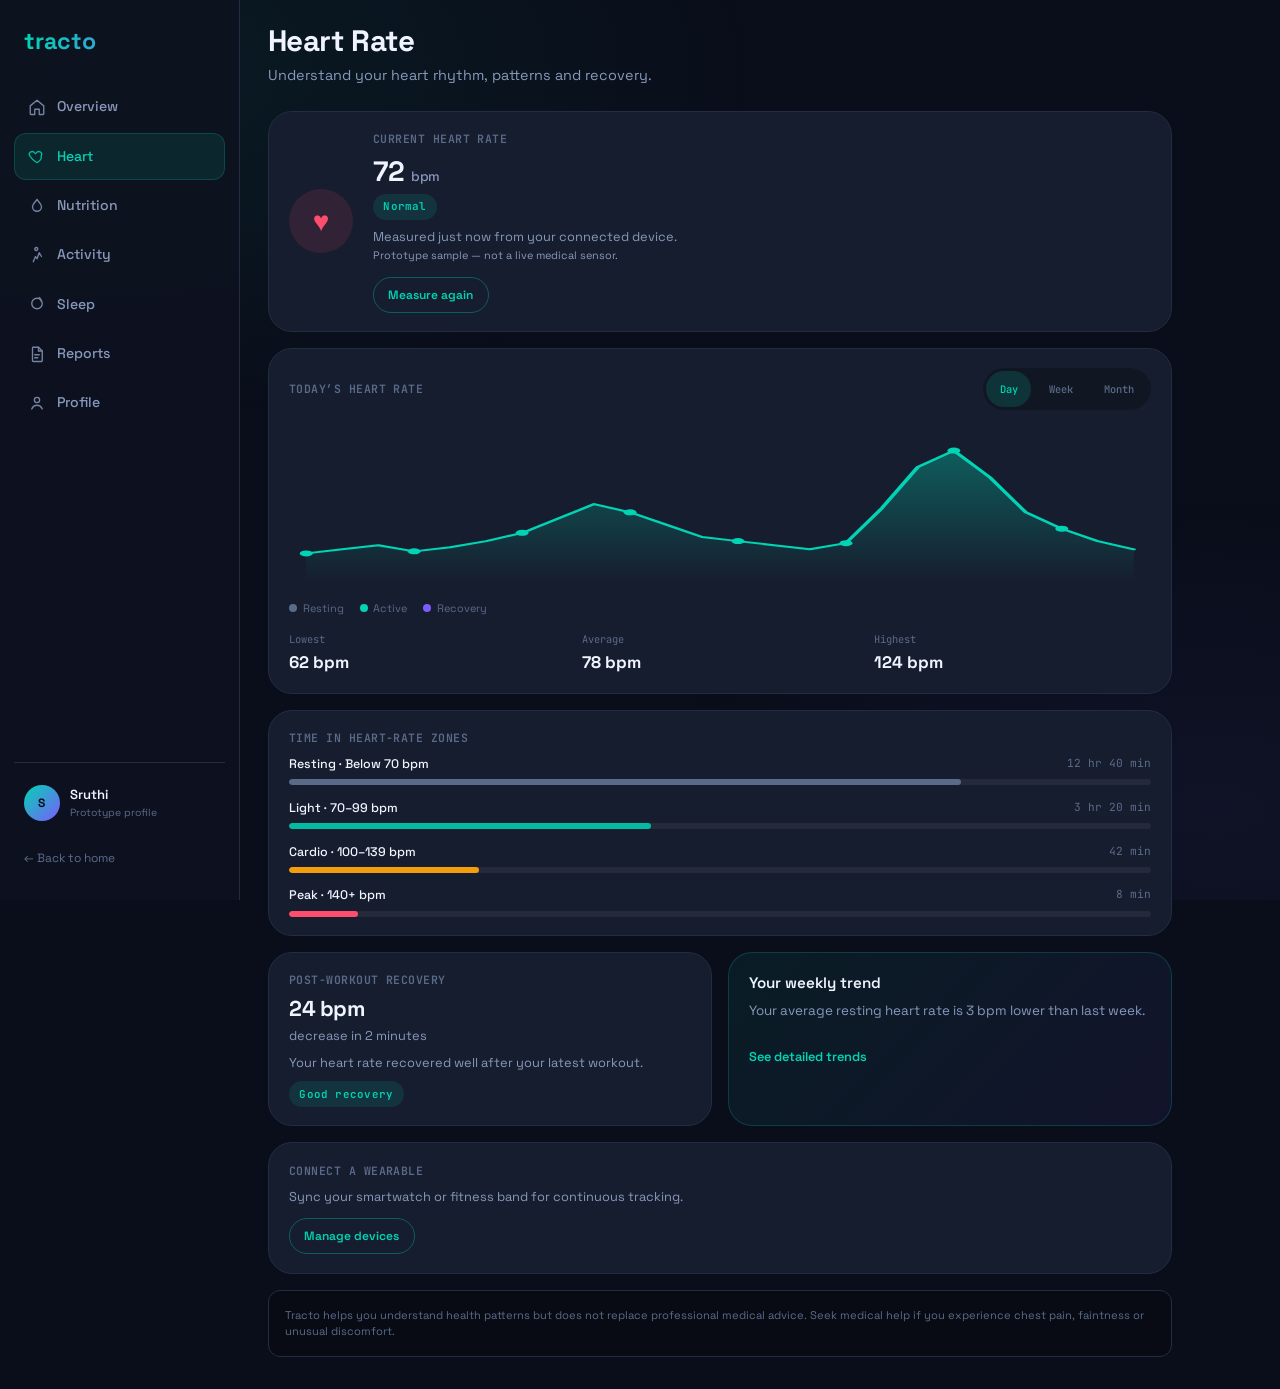
<file: heart-rate.html>
<!DOCTYPE html>
<html lang="en">
<head>
<meta charset="UTF-8">
<meta name="viewport" content="width=device-width, initial-scale=1.0">
<title>Heart Rate — Tracto Healthcare</title>
<link href="https://fonts.googleapis.com/css2?family=JetBrains+Mono:wght@400;500&family=Space+Grotesk:wght@400;500;600;700&display=swap" rel="stylesheet">
<link rel="stylesheet" href="styles.css">
<link rel="stylesheet" href="app.css">
</head>
<body class="app-body" data-page="heart-rate">
<div class="app-shell" id="app-shell">
  <main class="app-main">
    <header class="page-header">
      <div>
        <h1>Heart Rate</h1>
        <p class="sub">Understand your heart rhythm, patterns and recovery.</p>
      </div>
    </header>

    <div class="stack">
      <!-- Current reading -->
      <section class="card" id="hr-current">
        <div style="display:flex;align-items:center;gap:1.25rem;flex-wrap:wrap">
          <div class="heart-pulse" aria-hidden="true">♥</div>
          <div style="flex:1">
            <div class="card-title">Current heart rate</div>
            <div class="card-value"><span id="hr-bpm">72</span> <span class="unit">bpm</span></div>
            <span class="pill ok" id="hr-status" style="margin-top:.45rem">Normal</span>
            <p class="card-meta" id="hr-meta" style="margin-top:.5rem">Measured just now from your connected device.<br><span style="font-size:.68rem">Prototype sample — not a live medical sensor.</span></p>
            <button type="button" class="btn btn-outline-teal btn-sm" id="btn-measure" style="margin-top:.75rem">Measure again</button>
          </div>
        </div>
      </section>

      <!-- Chart -->
      <section class="card chart-card">
        <div style="display:flex;justify-content:space-between;align-items:center;flex-wrap:wrap;gap:.75rem">
          <div class="card-title" style="margin:0">Today’s heart rate</div>
          <div class="chart-filters" role="group" aria-label="Time range">
            <button type="button" class="active" data-range="day">Day</button>
            <button type="button" data-range="week">Week</button>
            <button type="button" data-range="month">Month</button>
          </div>
        </div>
        <svg class="chart-svg" id="hr-chart" viewBox="0 0 400 160" preserveAspectRatio="none" role="img" aria-label="Heart rate chart"></svg>
        <div class="chart-legend">
          <span><i style="background:var(--text-muted)"></i> Resting</span>
          <span><i style="background:var(--pulse-teal)"></i> Active</span>
          <span><i style="background:var(--vital-violet)"></i> Recovery</span>
        </div>
        <div class="stat-row" id="hr-stats">
          <div class="stat-item"><div class="lbl">Lowest</div><div class="val" id="stat-low">62 bpm</div></div>
          <div class="stat-item"><div class="lbl">Average</div><div class="val" id="stat-avg">78 bpm</div></div>
          <div class="stat-item"><div class="lbl">Highest</div><div class="val" id="stat-high">124 bpm</div></div>
        </div>
      </section>

      <!-- Zones -->
      <section class="card">
        <div class="card-title">Time in heart-rate zones</div>
        <div class="zone-row">
          <div class="zone-label"><span class="name">Resting · Below 70 bpm</span><span class="time">12 hr 40 min</span></div>
          <div class="bar-track"><div class="bar-fill" style="width:78%;background:var(--text-muted)"></div></div>
        </div>
        <div class="zone-row">
          <div class="zone-label"><span class="name">Light · 70–99 bpm</span><span class="time">3 hr 20 min</span></div>
          <div class="bar-track"><div class="bar-fill" style="width:42%;opacity:.85"></div></div>
        </div>
        <div class="zone-row">
          <div class="zone-label"><span class="name">Cardio · 100–139 bpm</span><span class="time">42 min</span></div>
          <div class="bar-track"><div class="bar-fill amber" style="width:22%"></div></div>
        </div>
        <div class="zone-row">
          <div class="zone-label"><span class="name">Peak · 140+ bpm</span><span class="time">8 min</span></div>
          <div class="bar-track"><div class="bar-fill red" style="width:8%"></div></div>
        </div>
      </section>

      <div class="grid-2">
        <section class="card">
          <div class="card-title">Post-workout recovery</div>
          <div class="card-value" style="font-size:1.35rem">24 bpm</div>
          <p class="card-meta">decrease in 2 minutes</p>
          <p class="card-meta" style="margin-top:.5rem">Your heart rate recovered well after your latest workout.</p>
          <span class="pill ok" style="margin-top:.55rem">Good recovery</span>
        </section>
        <section class="insight-card">
          <h3>Your weekly trend</h3>
          <p>Your average resting heart rate is 3 bpm lower than last week.</p>
          <button type="button" class="card-link" id="btn-trends">See detailed trends</button>
        </section>
      </div>

      <section class="card">
        <div class="card-title">Connect a wearable</div>
        <p class="card-meta">Sync your smartwatch or fitness band for continuous tracking.</p>
        <button type="button" class="btn btn-outline-teal btn-sm" id="btn-devices" style="margin-top:.75rem">Manage devices</button>
      </section>

      <p class="disclaimer">Tracto helps you understand health patterns but does not replace professional medical advice. Seek medical help if you experience chest pain, faintness or unusual discomfort.</p>
    </div>
  </main>
</div>

<script src="app-shell.js"></script>
<script>
(function () {
  const DATA = {
    day: {
      points: [68,70,72,69,71,74,78,85,92,88,82,76,74,72,70,73,90,110,118,105,88,80,74,70],
      low: 62, avg: 78, high: 124, label: 'Today'
    },
    week: {
      points: [74,72,71,73,70,69,72],
      low: 64, avg: 72, high: 118, label: 'This week'
    },
    month: {
      points: [76,75,74,73,72,74,71,70,72,73,71,69,70,72,71,70,69,71,72,70,68,69,71,72,70,69,68,70,71,72],
      low: 60, avg: 71, high: 130, label: 'This month'
    }
  };

  function drawChart(range) {
    const d = DATA[range];
    const svg = document.getElementById('hr-chart');
    const pts = d.points;
    const min = Math.min(...pts) - 10;
    const max = Math.max(...pts) + 10;
    const w = 400, h = 160, pad = 8;
    const coords = pts.map((v, i) => {
      const x = pad + (i / (pts.length - 1)) * (w - pad * 2);
      const y = pad + (1 - (v - min) / (max - min)) * (h - pad * 2);
      return [x, y, v];
    });
    const line = coords.map((c, i) => (i ? 'L' : 'M') + c[0].toFixed(1) + ' ' + c[1].toFixed(1)).join(' ');
    const area = line + ' L' + coords[coords.length - 1][0].toFixed(1) + ' ' + h + ' L' + coords[0][0].toFixed(1) + ' ' + h + ' Z';
    svg.innerHTML =
      '<defs><linearGradient id="hrFill" x1="0" y1="0" x2="0" y2="1">' +
      '<stop offset="0%" stop-color="#00d4b4" stop-opacity=".35"/>' +
      '<stop offset="100%" stop-color="#00d4b4" stop-opacity="0"/></linearGradient></defs>' +
      '<path d="' + area + '" fill="url(#hrFill)"/>' +
      '<path d="' + line + '" fill="none" stroke="#00d4b4" stroke-width="2" stroke-linecap="round" stroke-linejoin="round"/>' +
      coords.filter((_, i) => i % Math.ceil(pts.length / 8) === 0).map(c =>
        '<circle cx="' + c[0] + '" cy="' + c[1] + '" r="3" fill="#00d4b4"/>'
      ).join('');
    document.getElementById('stat-low').textContent = d.low + ' bpm';
    document.getElementById('stat-avg').textContent = d.avg + ' bpm';
    document.getElementById('stat-high').textContent = d.high + ' bpm';
  }

  document.addEventListener('DOMContentLoaded', () => {
    drawChart('day');
    document.querySelectorAll('[data-range]').forEach((btn) => {
      btn.addEventListener('click', () => {
        document.querySelectorAll('[data-range]').forEach((b) => b.classList.remove('active'));
        btn.classList.add('active');
        drawChart(btn.dataset.range);
        Tracto.toast('Showing ' + DATA[btn.dataset.range].label.toLowerCase() + ' sample data');
      });
    });

    document.getElementById('btn-measure').addEventListener('click', () => {
      const card = document.getElementById('hr-current');
      const btn = document.getElementById('btn-measure');
      card.classList.add('measuring');
      btn.disabled = true;
      btn.textContent = 'Measuring…';
      setTimeout(() => {
        const next = 68 + Math.floor(Math.random() * 12);
        document.getElementById('hr-bpm').textContent = next;
        document.getElementById('hr-meta').innerHTML =
          'Measured just now from your connected device.<br><span style="font-size:.68rem">Prototype sample — not a live medical sensor.</span>';
        card.classList.remove('measuring');
        btn.disabled = false;
        btn.textContent = 'Measure again';
        Tracto.toast('Sample reading updated · ' + next + ' bpm');
      }, 1400);
    });

    document.getElementById('btn-trends').addEventListener('click', () => {
      document.querySelector('[data-range="week"]').click();
      document.querySelector('.chart-card').scrollIntoView({ behavior: 'smooth' });
    });

    document.getElementById('btn-devices').addEventListener('click', () => {
      Tracto.openModal({
        title: 'Manage devices',
        subtitle: 'Prototype — no real permissions requested',
        content:
          ['Apple Watch','Fitbit Charge','Garmin Venu'].map(d =>
            '<div class="check-card"><input type="radio" name="dev"><div><div class="title">'+d+'</div><div class="desc">Sample device</div></div></div>'
          ).join('') +
          '<div class="modal-actions"><button type="button" class="btn btn-teal" id="conn">Connect device</button></div>',
        onOpen(m, close) {
          m.querySelector('#conn').onclick = () => {
            Tracto.toast('Device connected (prototype)');
            close();
          };
        }
      });
    });
  });
})();
</script>
</body>
</html>
</file>
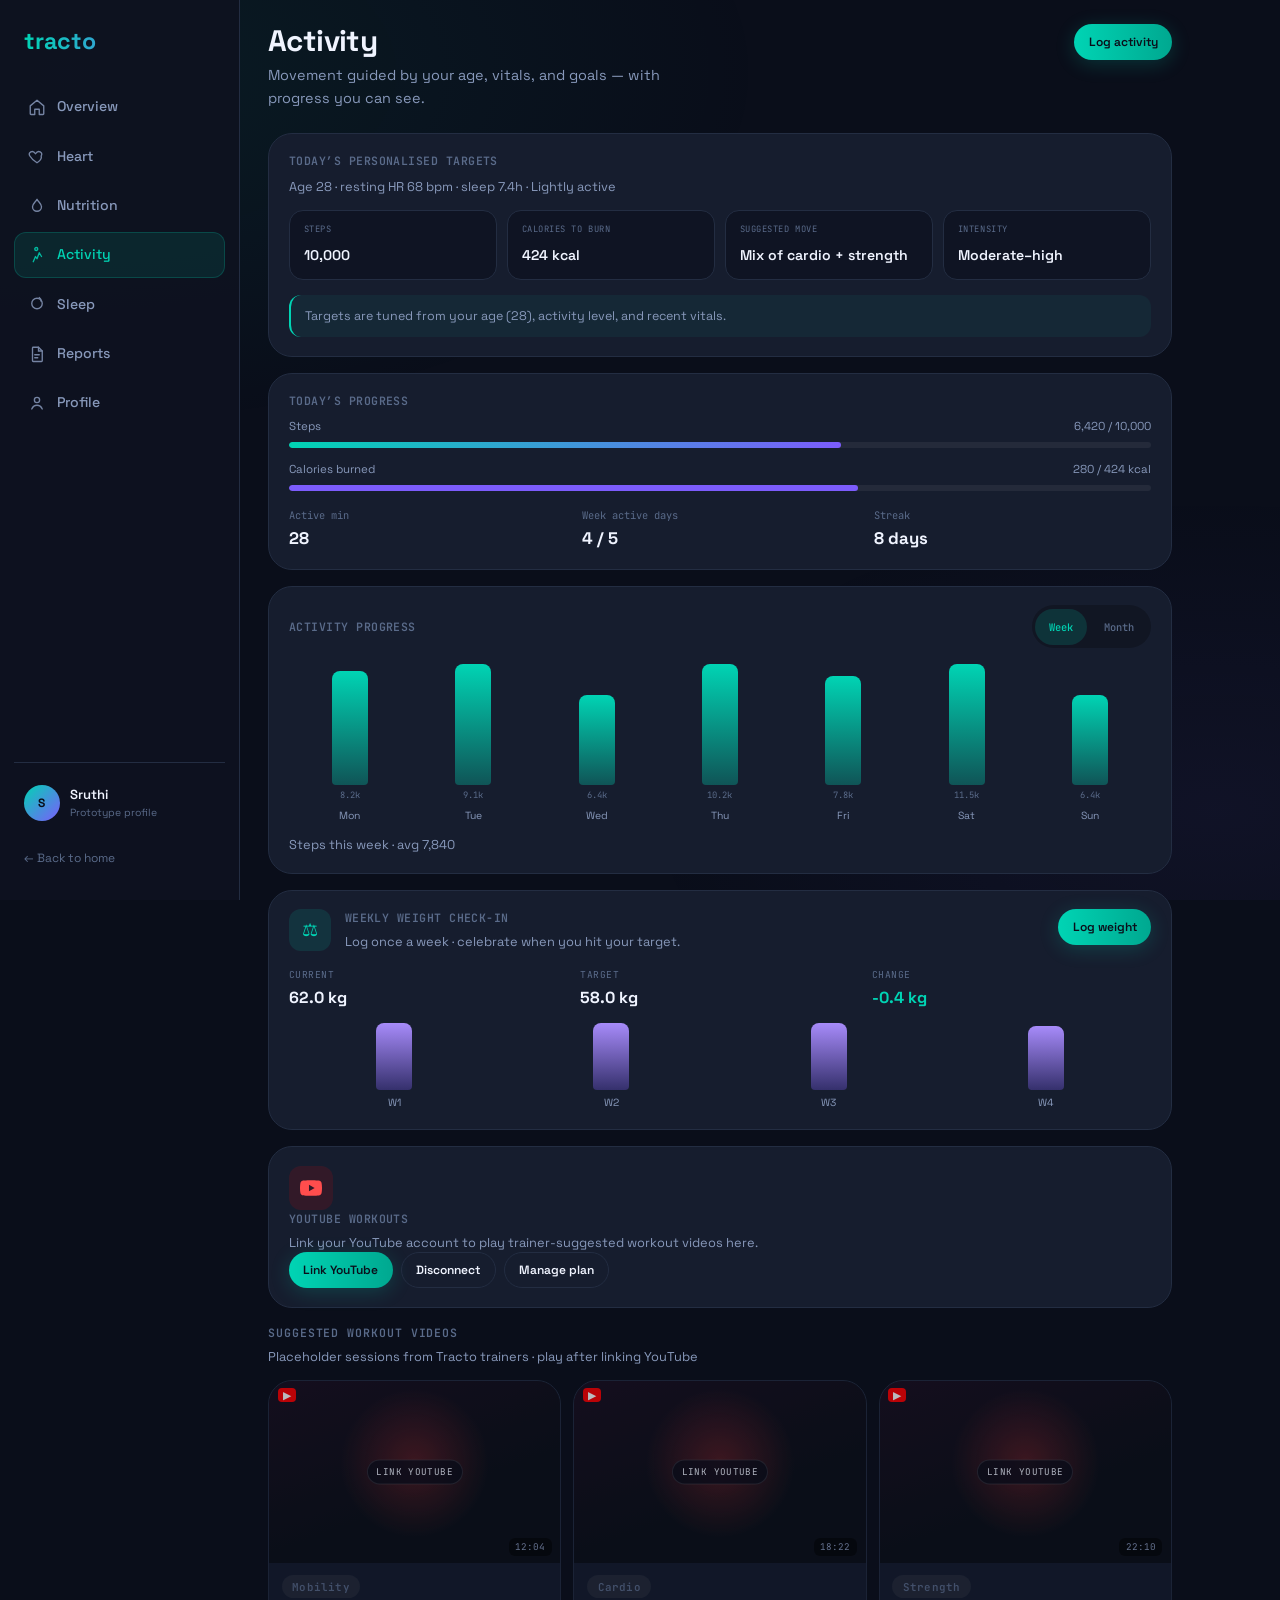
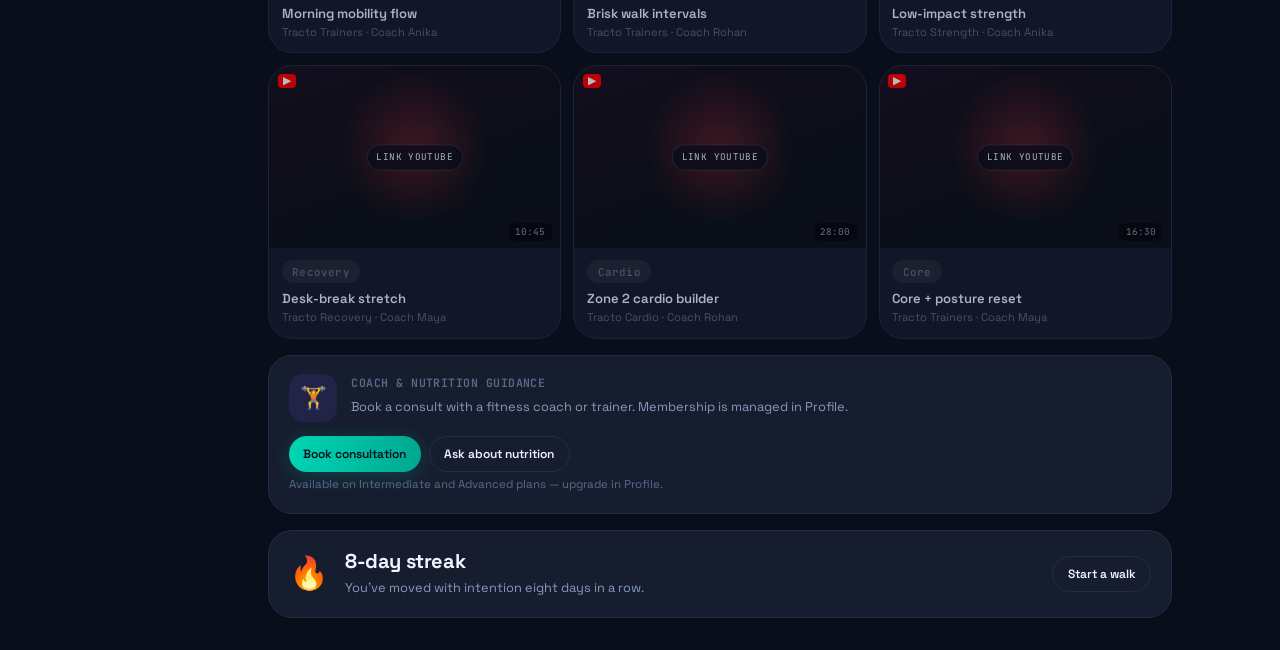
<file: motivation.html>
<!DOCTYPE html>
<html lang="en">
<head>
<meta charset="UTF-8">
<meta http-equiv="refresh" content="0; url=activity.html">
<title>Redirecting…</title>
<script>location.replace('activity.html');</script>
</head>
<body>
  <p><a href="activity.html">Continue to Activity</a></p>
</body>
</html>
</file>
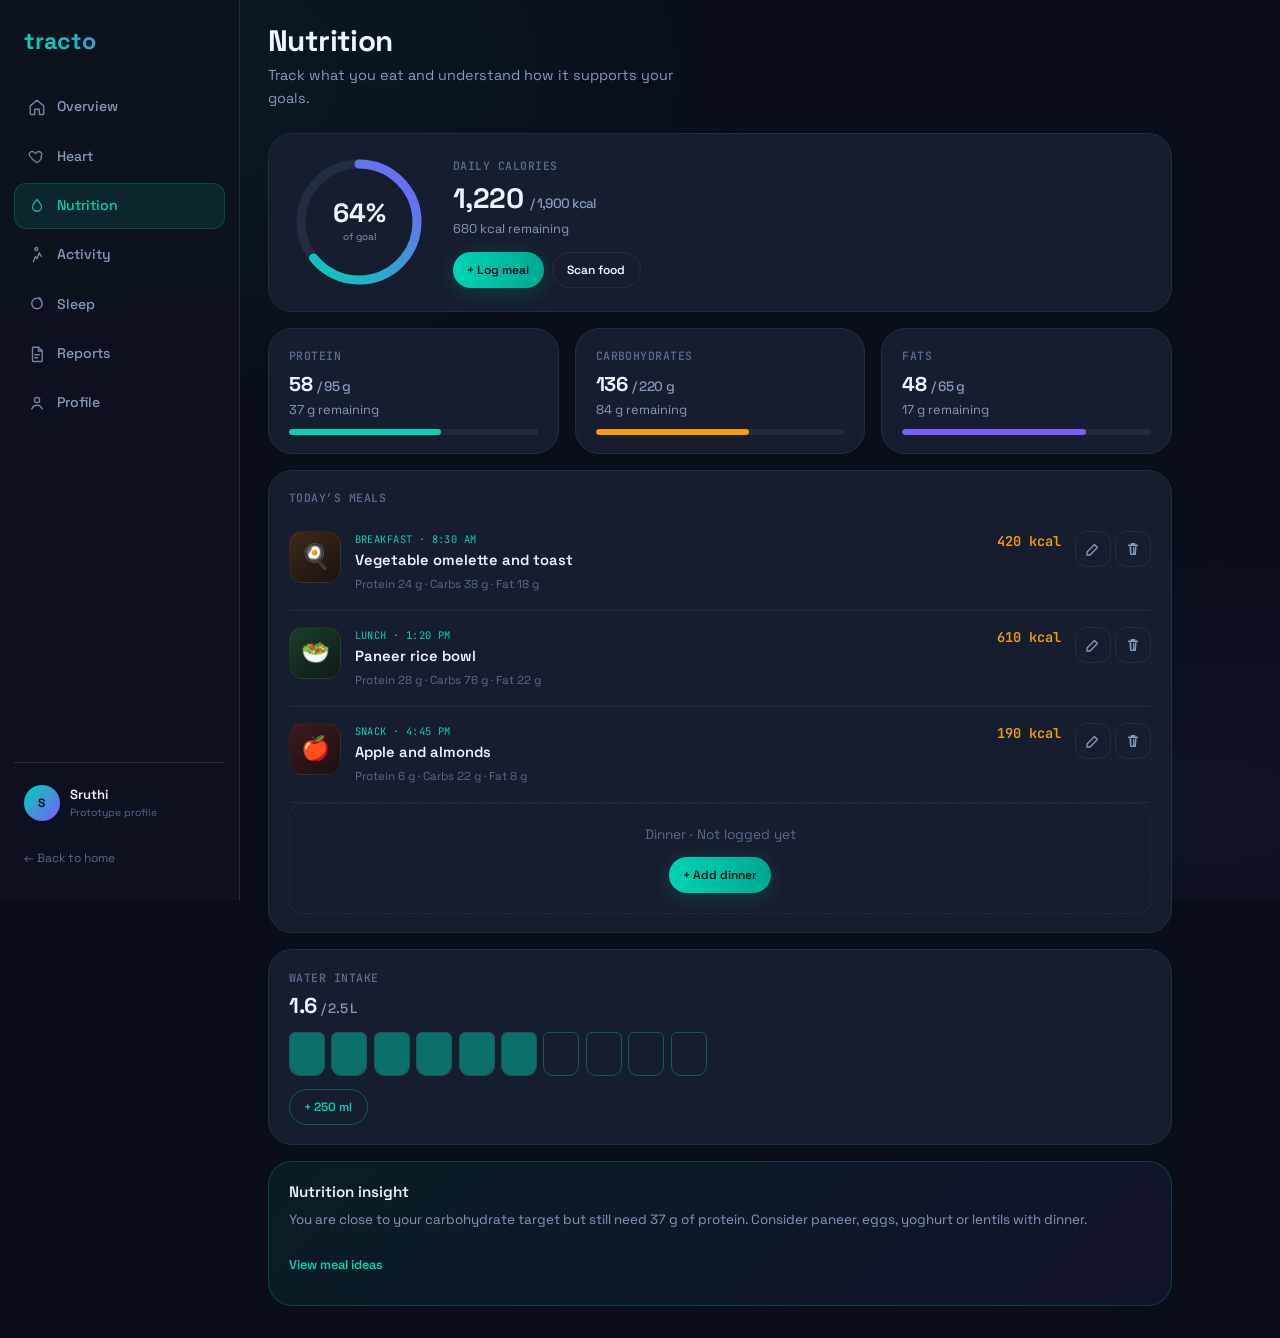
<file: nutrition.html>
<!DOCTYPE html>
<html lang="en">
<head>
<meta charset="UTF-8">
<meta name="viewport" content="width=device-width, initial-scale=1.0">
<title>Nutrition — Tracto Healthcare</title>
<link href="https://fonts.googleapis.com/css2?family=JetBrains+Mono:wght@400;500&family=Space+Grotesk:wght@400;500;600;700&display=swap" rel="stylesheet">
<link rel="stylesheet" href="styles.css">
<link rel="stylesheet" href="app.css">
</head>
<body class="app-body" data-page="nutrition">
<div class="app-shell" id="app-shell">
  <main class="app-main">
    <header class="page-header">
      <div>
        <h1>Nutrition</h1>
        <p class="sub">Track what you eat and understand how it supports your goals.</p>
      </div>
    </header>

    <div class="stack">
      <!-- Calories -->
      <section class="card">
        <div class="score-hero">
          <div class="ring-wrap" id="cal-ring"></div>
          <div style="flex:1;min-width:180px">
            <div class="card-title">Daily calories</div>
            <div class="card-value"><span id="cal-eaten">1,420</span> <span class="unit">/ 1,900 kcal</span></div>
            <p class="card-meta"><span id="cal-left">480</span> kcal remaining</p>
            <div style="display:flex;gap:.5rem;flex-wrap:wrap;margin-top:.85rem">
              <button type="button" class="btn btn-teal btn-sm" id="btn-log-meal">+ Log meal</button>
              <button type="button" class="btn btn-ghost btn-sm" id="btn-scan">Scan food</button>
            </div>
          </div>
        </div>
      </section>

      <!-- Macros -->
      <div class="grid-3" id="macro-cards">
        <div class="card">
          <div class="card-title">Protein</div>
          <div class="card-value" style="font-size:1.25rem"><span data-macro="protein">68</span> <span class="unit">/ 95 g</span></div>
          <p class="card-meta"><span data-remain="protein">27</span> g remaining</p>
          <div class="bar-track" style="margin-top:.55rem"><div class="bar-fill" data-bar="protein" style="width:72%"></div></div>
        </div>
        <div class="card">
          <div class="card-title">Carbohydrates</div>
          <div class="card-value" style="font-size:1.25rem"><span data-macro="carbs">152</span> <span class="unit">/ 220 g</span></div>
          <p class="card-meta"><span data-remain="carbs">68</span> g remaining</p>
          <div class="bar-track" style="margin-top:.55rem"><div class="bar-fill amber" data-bar="carbs" style="width:69%"></div></div>
        </div>
        <div class="card">
          <div class="card-title">Fats</div>
          <div class="card-value" style="font-size:1.25rem"><span data-macro="fat">46</span> <span class="unit">/ 65 g</span></div>
          <p class="card-meta"><span data-remain="fat">19</span> g remaining</p>
          <div class="bar-track" style="margin-top:.55rem"><div class="bar-fill vio" data-bar="fat" style="width:71%"></div></div>
        </div>
      </div>

      <!-- Meals -->
      <section class="card">
        <div class="card-title">Today’s meals</div>
        <div id="meal-list"></div>
      </section>

      <!-- Water -->
      <section class="card">
        <div class="card-title">Water intake</div>
        <div class="card-value" style="font-size:1.35rem"><span id="water-val">1.6</span> <span class="unit">/ 2.5 L</span></div>
        <div class="water-glasses" id="water-glasses" role="group" aria-label="Water glasses"></div>
        <button type="button" class="btn btn-outline-teal btn-sm" id="btn-water">+ 250 ml</button>
      </section>

      <!-- Insight -->
      <section class="insight-card">
        <h3>Nutrition insight</h3>
        <p id="nutrition-insight">You are close to your carbohydrate target but still need 27 g of protein. Consider paneer, eggs, yoghurt or lentils with dinner.</p>
        <button type="button" class="card-link" id="btn-meal-ideas">View meal ideas</button>
      </section>
    </div>
  </main>
</div>

<script src="app-shell.js"></script>
<script>
(function () {
  const TARGETS = { kcal: 1900, protein: 95, carbs: 220, fat: 65 };
  const WATER_TARGET = 2.5;
  const GLASS = 0.25;

  let meals = Tracto.storageGet('tracto_meals', [
    { id: '1', type: 'Breakfast', time: '8:30 AM', name: 'Vegetable omelette and toast', kcal: 420, protein: 24, carbs: 38, fat: 18, img: 'omelette' },
    { id: '2', type: 'Lunch', time: '1:20 PM', name: 'Paneer rice bowl', kcal: 610, protein: 28, carbs: 76, fat: 22, img: 'bowl' },
    { id: '3', type: 'Snack', time: '4:45 PM', name: 'Apple and almonds', kcal: 190, protein: 6, carbs: 22, fat: 8, img: 'apple' },
  ]);
  let water = Tracto.storageGet('tracto_water', 1.6);
  let dinnerLogged = meals.some((m) => m.type === 'Dinner');

  const MEAL_IMGS = {
    omelette: { emoji: '🍳', bg: 'linear-gradient(145deg,#3d2a1a,#1a1210)' },
    bowl: { emoji: '🥗', bg: 'linear-gradient(145deg,#1a3d2e,#101a14)' },
    apple: { emoji: '🍎', bg: 'linear-gradient(145deg,#3d1a22,#1a1012)' },
    dinner: { emoji: '🍽️', bg: 'linear-gradient(145deg,#2a1a3d,#120e1a)' },
    smoothie: { emoji: '🥤', bg: 'linear-gradient(145deg,#1a2a3d,#0e121a)' },
    default: { emoji: '🍱', bg: 'linear-gradient(145deg,#1a2438,#0e121a)' },
  };

  function mealThumb(m) {
    const key = m.img || (m.type === 'Dinner' ? 'dinner' : m.type === 'Snack' ? 'apple' : m.type === 'Lunch' ? 'bowl' : 'omelette');
    const t = MEAL_IMGS[key] || MEAL_IMGS.default;
    return '<div class="meal-thumb" style="background:' + t.bg + '" aria-hidden="true"><span>' + t.emoji + '</span></div>';
  }

  function checkCelebrations() {
    const t = totals();
    const day = new Date().toISOString().slice(0, 10);
    if (t.kcal >= TARGETS.kcal) {
      Tracto.celebrate({
        key: 'kcal-' + day,
        title: 'Calorie goal complete!',
        message: 'You’ve hit today’s ' + TARGETS.kcal.toLocaleString() + ' kcal target. Fuel well-earned.',
      });
    }
    if (water >= WATER_TARGET) {
      Tracto.celebrate({
        key: 'water-' + day,
        title: 'Hydration goal crushed!',
        message: '2.5 L water logged — your body will thank you.',
      });
    }
    const act = Tracto.storageGet('tracto_activity_today', { steps: 0 });
    const stepGoal = (Tracto.storageGet('tracto_goals', { steps: 10000 }).steps) || 10000;
    if (act.steps >= stepGoal && t.kcal >= TARGETS.kcal * 0.9 && water >= WATER_TARGET * 0.9) {
      Tracto.celebrate({
        key: 'trio-' + day,
        title: 'Triple win today!',
        message: 'Calories, water, and activity are on track. That’s a full wellness day.',
      });
    }
  }

  function totals() {
    return meals.reduce((a, m) => ({
      kcal: a.kcal + (+m.kcal || 0),
      protein: a.protein + (+m.protein || 0),
      carbs: a.carbs + (+m.carbs || 0),
      fat: a.fat + (+m.fat || 0),
    }), { kcal: 0, protein: 0, carbs: 0, fat: 0 });
  }

  function persist() {
    Tracto.storageSet('tracto_meals', meals);
    Tracto.storageSet('tracto_water', water);
  }

  function updateTotalsUI() {
    const t = totals();
    document.getElementById('cal-eaten').textContent = t.kcal.toLocaleString();
    document.getElementById('cal-left').textContent = Math.max(0, TARGETS.kcal - t.kcal);
    const pct = Math.min(100, (t.kcal / TARGETS.kcal) * 100);
    document.getElementById('cal-ring').innerHTML =
      Tracto.ringSVG(pct, 'lg', 'calRing') +
      '<div class="ring-center"><span class="val">' + Math.round(pct) + '%</span><span class="lbl">of goal</span></div>';

    ['protein', 'carbs', 'fat'].forEach((k) => {
      document.querySelector('[data-macro="' + k + '"]').textContent = t[k];
      document.querySelector('[data-remain="' + k + '"]').textContent = Math.max(0, TARGETS[k] - t[k]);
      document.querySelector('[data-bar="' + k + '"]').style.width = Math.min(100, (t[k] / TARGETS[k]) * 100) + '%';
    });

    const needP = Math.max(0, TARGETS.protein - t.protein);
    document.getElementById('nutrition-insight').textContent =
      needP > 0
        ? 'You are close to your carbohydrate target but still need ' + needP + ' g of protein. Consider paneer, eggs, yoghurt or lentils with dinner.'
        : 'Great protein intake today. Keep balancing carbs and fats with your remaining meals.';
    checkCelebrations();
  }

  function renderMeals() {
    const list = document.getElementById('meal-list');
    let html = meals.map((m) =>
      '<div class="meal-item" data-id="' + m.id + '">' +
      mealThumb(m) +
      '<div class="meal-body">' +
      '<div class="meal-type">' + m.type + (m.time ? ' · ' + m.time : '') + '</div>' +
      '<div class="meal-name">' + m.name + '</div>' +
      '<div class="meal-macros">Protein ' + m.protein + ' g · Carbs ' + m.carbs + ' g · Fat ' + m.fat + ' g</div>' +
      '</div>' +
      '<div class="meal-kcal">' + m.kcal + ' kcal</div>' +
      '<div class="meal-actions">' +
      '<button type="button" class="icon-btn" data-edit="' + m.id + '" aria-label="Edit meal" style="width:36px;height:36px">' +
      '<svg viewBox="0 0 24 24" width="14" height="14" fill="none" stroke="currentColor" stroke-width="1.8"><path d="M4 20h4l10-10-4-4L4 16v4zM14 6l4 4" stroke-linecap="round" stroke-linejoin="round"/></svg></button>' +
      '<button type="button" class="icon-btn" data-del="' + m.id + '" aria-label="Delete meal" style="width:36px;height:36px">' +
      '<svg viewBox="0 0 24 24" width="14" height="14" fill="none" stroke="currentColor" stroke-width="1.8"><path d="M6 7h12M10 7V5h4v2m-5 3v8m4-8v8M8 7l1 12h6l1-12" stroke-linecap="round"/></svg></button>' +
      '</div></div>'
    ).join('');

    if (!meals.some((m) => m.type === 'Dinner')) {
      html += '<div class="meal-empty">Dinner · Not logged yet<br>' +
        '<button type="button" class="btn btn-teal btn-sm" id="btn-add-dinner" style="margin-top:.75rem">+ Add dinner</button></div>';
    }
    list.innerHTML = html || '<div class="meal-empty">No meals logged yet.</div>';

    list.querySelectorAll('[data-edit]').forEach((b) => b.addEventListener('click', () => openMealForm(b.dataset.edit)));
    list.querySelectorAll('[data-del]').forEach((b) => b.addEventListener('click', () => confirmDelete(b.dataset.del)));
    const addDinner = document.getElementById('btn-add-dinner');
    if (addDinner) addDinner.addEventListener('click', () => openMealForm(null, 'Dinner'));
  }

  function openMealForm(id, presetType) {
    const meal = id ? meals.find((m) => m.id === id) : null;
    const isEdit = !!meal;
    Tracto.openModal({
      title: isEdit ? 'Edit meal' : 'Add meal',
      content:
        '<div class="form-group"><label for="mtype">Meal</label>' +
        '<select class="form-select" id="mtype">' +
        ['Breakfast','Lunch','Snack','Dinner'].map((t) =>
          '<option' + ((meal ? meal.type : presetType) === t ? ' selected' : '') + '>' + t + '</option>'
        ).join('') + '</select></div>' +
        '<div class="form-group"><label for="mname">Name</label><input class="form-input" id="mname" value="' + (meal ? meal.name : '') + '" placeholder="e.g. Grilled fish and salad"></div>' +
        '<div class="form-group"><label>Photo</label><div class="meal-pick" id="meal-pick">' +
        Object.keys(MEAL_IMGS).filter((k) => k !== 'default').map((k) =>
          '<button type="button" class="meal-pick-opt' + ((meal && meal.img) === k ? ' selected' : '') + '" data-img="' + k + '" style="background:' + MEAL_IMGS[k].bg + '">' + MEAL_IMGS[k].emoji + '</button>'
        ).join('') + '</div></div>' +
        '<div class="form-row"><div class="form-group"><label for="mkcal">Calories</label><input class="form-input" id="mkcal" type="number" value="' + (meal ? meal.kcal : 450) + '"></div>' +
        '<div class="form-group"><label for="mtime">Time</label><input class="form-input" id="mtime" value="' + (meal ? meal.time || '' : '7:30 PM') + '"></div></div>' +
        '<div class="form-row"><div class="form-group"><label for="mpro">Protein (g)</label><input class="form-input" id="mpro" type="number" value="' + (meal ? meal.protein : 25) + '"></div>' +
        '<div class="form-group"><label for="mcar">Carbs (g)</label><input class="form-input" id="mcar" type="number" value="' + (meal ? meal.carbs : 40) + '"></div></div>' +
        '<div class="form-group"><label for="mfat">Fat (g)</label><input class="form-input" id="mfat" type="number" value="' + (meal ? meal.fat : 15) + '"></div>' +
        '<div class="modal-actions"><button type="button" class="btn btn-teal" id="save-meal">Save</button>' +
        '<button type="button" class="btn btn-ghost" data-close>Cancel</button></div>',
      onOpen(modal, close) {
        let picked = (meal && meal.img) || 'dinner';
        modal.querySelectorAll('[data-img]').forEach((b) => {
          b.addEventListener('click', () => {
            modal.querySelectorAll('[data-img]').forEach((x) => x.classList.remove('selected'));
            b.classList.add('selected');
            picked = b.dataset.img;
          });
        });
        modal.querySelector('[data-close]').onclick = close;
        modal.querySelector('#save-meal').onclick = () => {
          const data = {
            id: meal ? meal.id : String(Date.now()),
            type: modal.querySelector('#mtype').value,
            name: modal.querySelector('#mname').value.trim() || 'Untitled meal',
            time: modal.querySelector('#mtime').value.trim(),
            kcal: +modal.querySelector('#mkcal').value || 0,
            protein: +modal.querySelector('#mpro').value || 0,
            carbs: +modal.querySelector('#mcar').value || 0,
            fat: +modal.querySelector('#mfat').value || 0,
            img: picked,
          };
          if (isEdit) meals = meals.map((m) => m.id === id ? data : m);
          else meals.push(data);
          persist();
          renderMeals();
          updateTotalsUI();
          Tracto.toast(isEdit ? 'Meal updated' : 'Meal added');
          close();
        };
      }
    });
  }

  function confirmDelete(id) {
    const meal = meals.find((m) => m.id === id);
    Tracto.openModal({
      title: 'Delete meal?',
      content: '<p style="font-size:.9rem;color:var(--text-secondary)">Remove “' + (meal && meal.name) + '” from today’s log?</p>' +
        '<div class="modal-actions"><button type="button" class="btn btn-teal" id="confirm-del">Delete</button>' +
        '<button type="button" class="btn btn-ghost" data-close>Cancel</button></div>',
      onOpen(modal, close) {
        modal.querySelector('[data-close]').onclick = close;
        modal.querySelector('#confirm-del').onclick = () => {
          meals = meals.filter((m) => m.id !== id);
          persist();
          renderMeals();
          updateTotalsUI();
          Tracto.toast('Meal deleted');
          close();
        };
      }
    });
  }

  function renderWater() {
    const glasses = Math.round(WATER_TARGET / GLASS);
    const filled = Math.min(glasses, Math.round(water / GLASS));
    document.getElementById('water-val').textContent = water.toFixed(1);
    const host = document.getElementById('water-glasses');
    host.innerHTML = '';
    for (let i = 0; i < glasses; i++) {
      const btn = document.createElement('button');
      btn.type = 'button';
      btn.className = 'water-glass' + (i < filled ? ' filled' : '');
      btn.setAttribute('aria-label', 'Glass ' + (i + 1) + (i < filled ? ', filled' : ''));
      btn.addEventListener('click', () => {
        water = Math.min(WATER_TARGET, (i + 1) * GLASS);
        persist();
        renderWater();
        Tracto.toast('Water updated · ' + water.toFixed(1) + ' L');
        checkCelebrations();
      });
      host.appendChild(btn);
    }
  }

  function addWater() {
    if (water >= WATER_TARGET) {
      Tracto.toast('Daily water goal reached');
      return;
    }
    water = Math.min(WATER_TARGET, +(water + GLASS).toFixed(2));
    persist();
    renderWater();
    Tracto.toast('Water logged · +250 ml');
    checkCelebrations();
  }

  function openScanFlow() {
    let step = 1;
    let portion = 1;
    const food = { name: 'Paneer wrap', kcal: 380, protein: 22, carbs: 36, fat: 16 };

    function render(modal, close) {
      const body = modal.querySelector('.modal-body');
      if (step === 1) {
        body.innerHTML =
          '<p style="font-size:.9rem;font-weight:600;margin-bottom:.35rem">Point your camera at your meal</p>' +
          '<p style="font-size:.8rem;color:var(--text-secondary);line-height:1.5;margin-bottom:1rem">We’ll estimate the food items, portion size and nutrition information. You can edit everything before saving.</p>' +
          '<div style="height:140px;border-radius:14px;border:1px dashed rgba(0,212,180,.4);background:rgba(0,212,180,.05);display:flex;align-items:center;justify-content:center;color:var(--text-muted);font-size:.85rem;margin-bottom:1rem">📷 Camera preview (prototype)</div>' +
          '<p class="form-hint" style="margin-bottom:1rem">Prototype estimate — not a real food scanner.</p>' +
          '<div class="modal-actions"><button type="button" class="btn btn-teal" id="s-next">Take / upload photo</button>' +
          '<button type="button" class="btn btn-ghost" data-close>Cancel</button></div>';
      } else if (step === 2) {
        body.innerHTML =
          '<p class="pill muted" style="margin-bottom:.75rem">Detected (sample)</p>' +
          '<div class="card-value" style="font-size:1.2rem;margin-bottom:.25rem">' + food.name + '</div>' +
          '<p class="card-meta">Estimated ' + Math.round(food.kcal * portion) + ' kcal · P ' + Math.round(food.protein * portion) + 'g · C ' + Math.round(food.carbs * portion) + 'g · F ' + Math.round(food.fat * portion) + 'g</p>' +
          '<div class="form-group" style="margin-top:1rem"><label for="portion">Portion size</label>' +
          '<input class="form-input" id="portion" type="range" min="0.5" max="2" step="0.25" value="' + portion + '">' +
          '<div class="form-hint"><span id="portion-lbl">' + portion + '×</span> serving</div></div>' +
          '<div class="form-group"><label for="meal-slot">Add to</label>' +
          '<select class="form-select" id="meal-slot"><option>Dinner</option><option>Snack</option><option>Lunch</option></select></div>' +
          '<div class="modal-actions"><button type="button" class="btn btn-teal" id="s-save">Add to meal log</button>' +
          '<button type="button" class="btn btn-ghost" id="s-back">Back</button></div>';
        body.querySelector('#portion').oninput = (e) => {
          portion = +e.target.value;
          body.querySelector('#portion-lbl').textContent = portion + '×';
          render(modal, close);
          // re-bind after re-render - actually this causes loop. Better update text only.
        };
      }
      const closeBtn = body.querySelector('[data-close]');
      if (closeBtn) closeBtn.onclick = close;
      const next = body.querySelector('#s-next');
      if (next) next.onclick = () => { step = 2; render(modal, close); };
      const back = body.querySelector('#s-back');
      if (back) back.onclick = () => { step = 1; render(modal, close); };
      const save = body.querySelector('#s-save');
      if (save) {
        const portionEl = body.querySelector('#portion');
        if (portionEl) {
          portionEl.oninput = (e) => {
            portion = +e.target.value;
            body.querySelector('#portion-lbl').textContent = portion + '×';
            body.querySelector('.card-meta').textContent =
              'Estimated ' + Math.round(food.kcal * portion) + ' kcal · P ' + Math.round(food.protein * portion) +
              'g · C ' + Math.round(food.carbs * portion) + 'g · F ' + Math.round(food.fat * portion) + 'g';
          };
        }
        save.onclick = () => {
          meals.push({
            id: String(Date.now()),
            type: body.querySelector('#meal-slot').value,
            time: 'Now',
            name: food.name + ' (scanned)',
            kcal: Math.round(food.kcal * portion),
            protein: Math.round(food.protein * portion),
            carbs: Math.round(food.carbs * portion),
            fat: Math.round(food.fat * portion),
          });
          persist();
          renderMeals();
          updateTotalsUI();
          Tracto.toast('Scanned meal added (prototype estimate)');
          close();
        };
      }
    }

    Tracto.openModal({
      title: 'Scan food',
      subtitle: 'Prototype estimate',
      content: '<div></div>',
      onOpen(modal, close) { render(modal, close); }
    });
  }

  window.TractoNutrition = {
    openAddMeal: () => openMealForm(),
    addWater,
  };

  document.addEventListener('DOMContentLoaded', () => {
    renderMeals();
    updateTotalsUI();
    renderWater();
    document.getElementById('btn-log-meal').addEventListener('click', () => openMealForm());
    document.getElementById('btn-water').addEventListener('click', addWater);
    document.getElementById('btn-scan').addEventListener('click', openScanFlow);
    document.getElementById('btn-meal-ideas').addEventListener('click', () => {
      Tracto.openModal({
        title: 'Meal ideas',
        content: '<ul class="feature-list"><li>Paneer tikka with salad</li><li>Greek yoghurt with berries</li><li>Lentil dal and brown rice</li><li>Egg bhurji with toast</li></ul>' +
          '<div class="modal-actions"><button type="button" class="btn btn-teal" data-close>Close</button></div>',
        onOpen(m, c) { m.querySelector('[data-close]').onclick = c; }
      });
    });
  });
})();
</script>
</body>
</html>
</file>
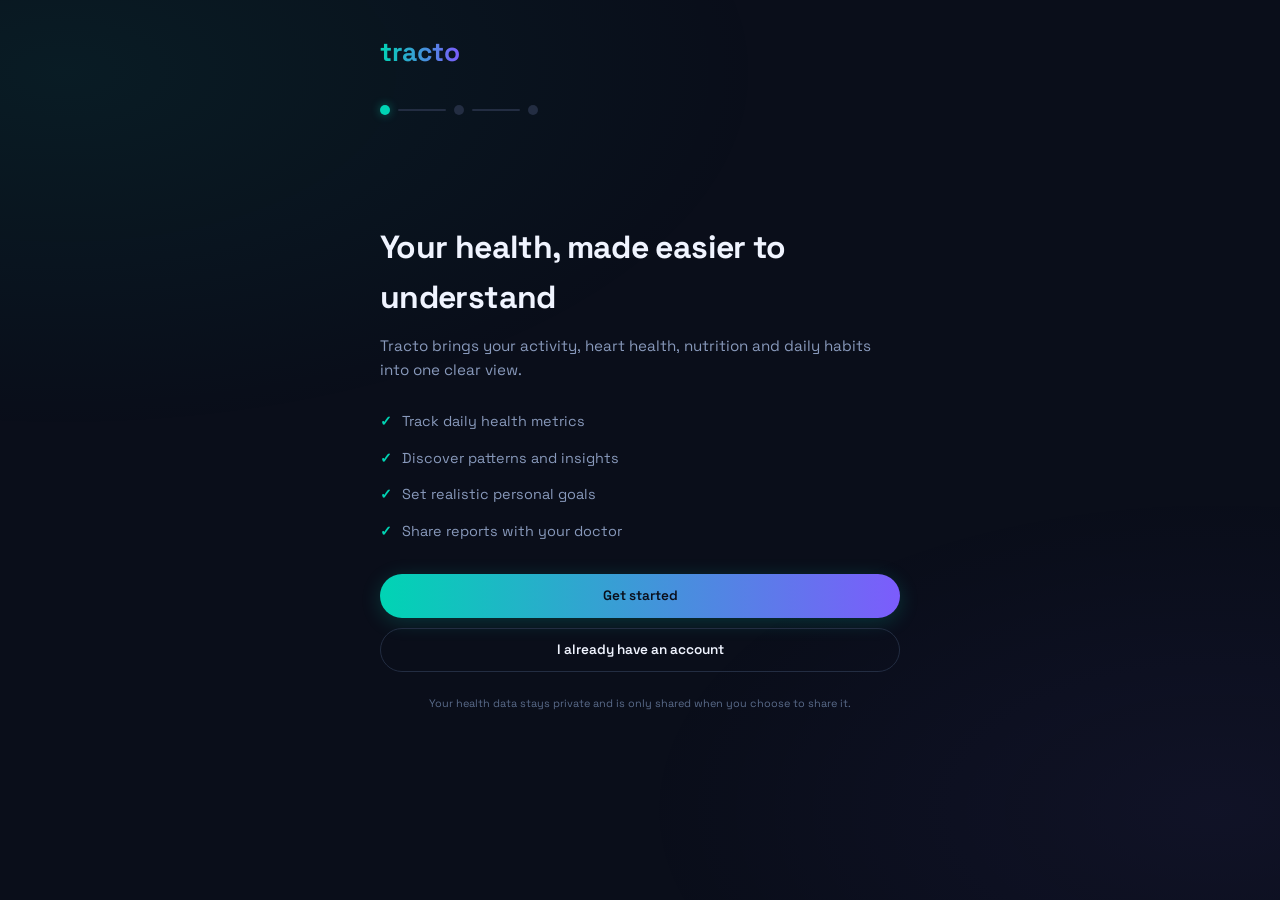
<file: onboarding.html>
<!DOCTYPE html>
<html lang="en">
<head>
<meta charset="UTF-8">
<meta name="viewport" content="width=device-width, initial-scale=1.0">
<title>Onboarding — Tracto Healthcare</title>
<link href="https://fonts.googleapis.com/css2?family=JetBrains+Mono:wght@400;500&family=Space+Grotesk:wght@400;500;600;700&display=swap" rel="stylesheet">
<link rel="stylesheet" href="styles.css">
<link rel="stylesheet" href="app.css">
</head>
<body class="app-body" data-page="onboarding">
<div class="onboard-page">
  <a href="landing.html" class="logo">tracto</a>

  <div class="steps-indicator" aria-label="Onboarding progress">
    <div class="step-dot active" data-dot="1"></div>
    <div class="step-line" data-line="1"></div>
    <div class="step-dot" data-dot="2"></div>
    <div class="step-line" data-line="2"></div>
    <div class="step-dot" data-dot="3"></div>
  </div>

  <!-- Step 1 -->
  <section id="step-1" class="onboard-step">
    <h1 style="font-size:clamp(1.5rem,4vw,2rem);font-weight:700;letter-spacing:-.02em;margin-bottom:.75rem">Your health, made easier to understand</h1>
    <p style="color:var(--text-secondary);font-size:.95rem;line-height:1.6">Tracto brings your activity, heart health, nutrition and daily habits into one clear view.</p>
    <ul class="feature-list">
      <li>Track daily health metrics</li>
      <li>Discover patterns and insights</li>
      <li>Set realistic personal goals</li>
      <li>Share reports with your doctor</li>
    </ul>
    <div class="onboard-actions">
      <button type="button" class="btn btn-grad btn-block" data-next>Get started</button>
      <button type="button" class="btn btn-ghost btn-block" id="btn-existing">I already have an account</button>
    </div>
    <p class="privacy-note">Your health data stays private and is only shared when you choose to share it.</p>
  </section>

  <!-- Step 2 -->
  <section id="step-2" class="onboard-step" hidden>
    <h1 style="font-size:clamp(1.4rem,3.5vw,1.75rem);font-weight:700;margin-bottom:.5rem">What would you like to focus on?</h1>
    <p style="color:var(--text-secondary);font-size:.9rem;margin-bottom:1.25rem">Choose one or more goals. You can change these later.</p>
    <div class="chip-grid" id="goal-grid">
      <button type="button" class="chip-card" data-goal="fitness">Improve fitness</button>
      <button type="button" class="chip-card" data-goal="weight">Lose weight</button>
      <button type="button" class="chip-card" data-goal="eat">Eat healthier</button>
      <button type="button" class="chip-card" data-goal="sleep">Sleep better</button>
      <button type="button" class="chip-card" data-goal="heart">Monitor heart health</button>
      <button type="button" class="chip-card" data-goal="stress">Manage stress</button>
      <button type="button" class="chip-card" data-goal="consistency">Build consistency</button>
    </div>
    <div class="divider"></div>
    <div class="form-row">
      <div class="form-group"><label for="dob">Date of birth</label><input class="form-input" type="date" id="dob" value="1998-06-15"></div>
      <div class="form-group"><label for="units">Preferred units</label>
        <select class="form-select" id="units"><option>Metric (kg, cm)</option><option>Imperial (lb, ft)</option></select>
      </div>
    </div>
    <div class="form-row">
      <div class="form-group"><label for="height">Height (cm)</label><input class="form-input" type="number" id="height" value="165"></div>
      <div class="form-group"><label for="weight">Weight (kg)</label><input class="form-input" type="number" id="weight" value="62" step="0.1"></div>
    </div>
    <div class="form-group">
      <label for="activity">Activity level</label>
      <select class="form-select" id="activity">
        <option>Sedentary</option>
        <option selected>Lightly active</option>
        <option>Moderately active</option>
        <option>Very active</option>
      </select>
    </div>
    <p class="form-hint">We use this information to personalise your goals and recommendations.</p>
    <p id="goal-error" class="form-hint" style="color:var(--danger-red);display:none;margin-top:.75rem">Please select at least one goal to continue.</p>
    <div class="modal-actions" style="margin-top:1.5rem">
      <button type="button" class="btn btn-ghost" data-prev>Previous</button>
      <button type="button" class="btn btn-grad" data-next>Continue</button>
    </div>
  </section>

  <!-- Step 3 -->
  <section id="step-3" class="onboard-step" hidden>
    <div id="connect-view">
      <h1 style="font-size:clamp(1.4rem,3.5vw,1.75rem);font-weight:700;margin-bottom:.5rem">Bring your health data together</h1>
      <p style="color:var(--text-secondary);font-size:.9rem;margin-bottom:1.25rem">Connect a device or continue with manual tracking.</p>
      <div id="device-cards" class="device-list">
        <button type="button" class="check-card" data-device="apple">
          <span class="device-ico device-ico--apple" aria-hidden="true">
            <svg viewBox="0 0 24 24" fill="currentColor"><path d="M16.5 3.5c-.8.1-1.8.6-2.4 1.3-.5.6-1 1.6-.8 2.5 1 .1 1.9-.4 2.5-1.1.6-.7 1-1.7.7-2.7zM19.2 12c-.1-2 1.6-3 1.7-3.1-1-1.4-2.5-1.6-3-1.7-1.3-.1-2.5.8-3.1.8-.7 0-1.7-.7-2.8-.7-1.4 0-2.7.8-3.5 2.1-1.5 2.6-.4 6.4 1.1 8.5.7 1 1.6 2.2 2.7 2.1 1.1 0 1.5-.7 2.8-.7s1.6.7 2.8.7c1.2 0 1.9-1 2.6-2 .8-1.2 1.1-2.3 1.1-2.4-.1 0-2.2-.9-2.4-3.6z"/></svg>
          </span>
          <div class="check-copy"><div class="title">Apple Health</div><div class="desc">iPhone &amp; Apple Watch</div></div>
          <input type="radio" name="device" tabindex="-1">
        </button>
        <button type="button" class="check-card" data-device="google">
          <span class="device-ico device-ico--google" aria-hidden="true">
            <svg viewBox="0 0 24 24" fill="none"><circle cx="12" cy="12" r="9" stroke="currentColor" stroke-width="1.8"/><path d="M12 7v5l3.5 2" stroke="currentColor" stroke-width="1.8" stroke-linecap="round"/></svg>
          </span>
          <div class="check-copy"><div class="title">Google Health Connect</div><div class="desc">Android devices</div></div>
          <input type="radio" name="device" tabindex="-1">
        </button>
        <button type="button" class="check-card" data-device="wearable">
          <span class="device-ico device-ico--band" aria-hidden="true">
            <svg viewBox="0 0 24 24" fill="none"><rect x="8" y="3" width="8" height="18" rx="4" stroke="currentColor" stroke-width="1.8"/><rect x="10" y="7" width="4" height="6" rx="1" fill="currentColor" opacity=".85"/></svg>
          </span>
          <div class="check-copy"><div class="title">Fitness band or watch</div><div class="desc">Fitbit, Garmin, and other wearables</div></div>
          <input type="radio" name="device" tabindex="-1">
        </button>
      </div>
      <div class="card" style="margin:1.25rem 0">
        <div class="card-title">Permissions</div>
        <div class="toggle-row"><span>Heart rate</span><label class="toggle"><input type="checkbox" checked><span class="slider"></span></label></div>
        <div class="toggle-row"><span>Steps and activity</span><label class="toggle"><input type="checkbox" checked><span class="slider"></span></label></div>
        <div class="toggle-row"><span>Sleep</span><label class="toggle"><input type="checkbox" checked><span class="slider"></span></label></div>
        <div class="toggle-row"><span>Workouts</span><label class="toggle"><input type="checkbox" checked><span class="slider"></span></label></div>
        <div class="toggle-row"><span>Weight</span><label class="toggle"><input type="checkbox"><span class="slider"></span></label></div>
      </div>
      <p class="form-hint" style="margin-bottom:1rem">Prototype only — connecting will not request real health permissions.</p>
      <div class="modal-actions">
        <button type="button" class="btn btn-ghost" data-prev>Previous</button>
        <button type="button" class="btn btn-ghost" id="btn-later">Set up later</button>
        <button type="button" class="btn btn-grad" id="btn-connect">Connect device</button>
      </div>
    </div>

    <div id="complete-view" class="success-state" hidden>
      <div class="check">✓</div>
      <h1 style="font-size:1.5rem;font-weight:700;margin-bottom:.5rem">You’re ready to begin</h1>
      <p style="color:var(--text-secondary);margin-bottom:1.5rem;line-height:1.55">Your personalised dashboard is ready. Start by exploring today’s health overview.</p>
      <a href="dashboard.html" class="btn btn-grad btn-block">Go to dashboard</a>
    </div>
  </section>
</div>

<script src="app-shell.js"></script>
<script>
(function () {
  let step = 1;
  const state = Tracto.storageGet('tracto_onboard', {
    goals: [], dob: '1998-06-15', height: 165, weight: 62,
    activity: 'Lightly active', units: 'Metric (kg, cm)', device: null
  });

  function showStep(n) {
    step = n;
    document.querySelectorAll('.onboard-step').forEach((el, i) => {
      el.hidden = i + 1 !== n;
    });
    document.querySelectorAll('[data-dot]').forEach((d) => {
      const num = +d.dataset.dot;
      d.classList.toggle('active', num === n);
      d.classList.toggle('done', num < n);
    });
    document.querySelectorAll('[data-line]').forEach((l) => {
      l.classList.toggle('done', +l.dataset.line < n);
    });
    window.scrollTo({ top: 0, behavior: 'smooth' });
  }

  function saveFields() {
    state.dob = document.getElementById('dob').value;
    state.height = +document.getElementById('height').value;
    state.weight = +document.getElementById('weight').value;
    state.activity = document.getElementById('activity').value;
    state.units = document.getElementById('units').value;
    state.goals = [...document.querySelectorAll('.chip-card.selected')].map((c) => c.dataset.goal);
    Tracto.storageSet('tracto_onboard', state);
  }

  function restore() {
    document.getElementById('dob').value = state.dob;
    document.getElementById('height').value = state.height;
    document.getElementById('weight').value = state.weight;
    document.getElementById('activity').value = state.activity;
    document.getElementById('units').value = state.units;
    state.goals.forEach((g) => {
      const el = document.querySelector('[data-goal="' + g + '"]');
      if (el) el.classList.add('selected');
    });
  }

  function complete(connected) {
    document.getElementById('connect-view').hidden = true;
    document.getElementById('complete-view').hidden = false;
    state.completed = true;
    state.deviceConnected = !!connected;
    Tracto.storageSet('tracto_onboard', state);
    if (connected) Tracto.toast('Device connected (prototype)');
  }

  document.addEventListener('DOMContentLoaded', () => {
    restore();

    document.querySelectorAll('[data-goal]').forEach((btn) => {
      btn.addEventListener('click', () => {
        btn.classList.toggle('selected');
        document.getElementById('goal-error').style.display = 'none';
      });
    });

    document.querySelectorAll('[data-device]').forEach((btn) => {
      btn.addEventListener('click', () => {
        document.querySelectorAll('[data-device]').forEach((b) => b.classList.remove('selected'));
        btn.classList.add('selected');
        btn.querySelector('input').checked = true;
        state.device = btn.dataset.device;
      });
    });

    document.querySelectorAll('[data-next]').forEach((btn) => {
      btn.addEventListener('click', () => {
        if (step === 1) { showStep(2); return; }
        if (step === 2) {
          saveFields();
          if (!state.goals.length) {
            document.getElementById('goal-error').style.display = 'block';
            return;
          }
          showStep(3);
        }
      });
    });

    document.querySelectorAll('[data-prev]').forEach((btn) => {
      btn.addEventListener('click', () => {
        saveFields();
        showStep(step - 1);
      });
    });

    document.getElementById('btn-existing').addEventListener('click', () => {
      window.location.href = 'dashboard.html';
    });

    document.getElementById('btn-connect').addEventListener('click', () => {
      saveFields();
      complete(true);
    });

    document.getElementById('btn-later').addEventListener('click', () => {
      saveFields();
      complete(false);
    });
  });
})();
</script>
</body>
</html>
</file>
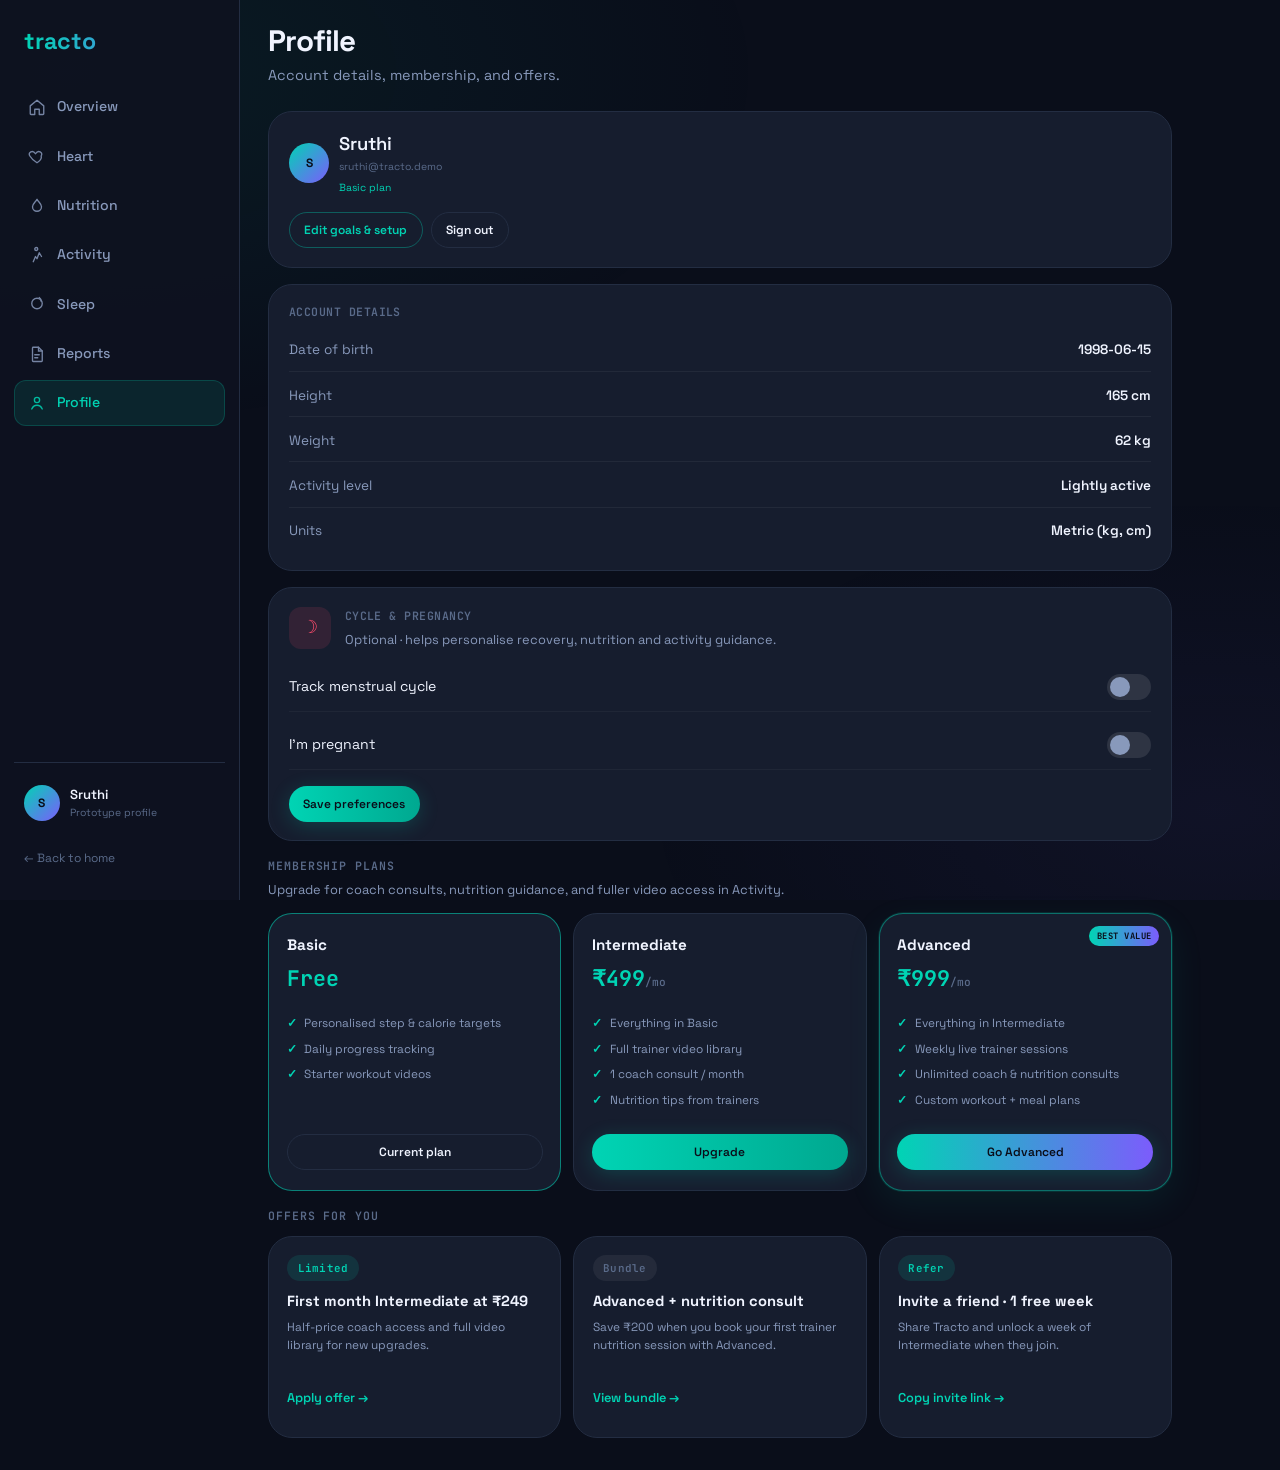
<file: profile.html>
<!DOCTYPE html>
<html lang="en">
<head>
<meta charset="UTF-8">
<meta name="viewport" content="width=device-width, initial-scale=1.0">
<title>Profile — Tracto Healthcare</title>
<link href="https://fonts.googleapis.com/css2?family=JetBrains+Mono:wght@400;500&family=Space+Grotesk:wght@400;500;600;700&display=swap" rel="stylesheet">
<link rel="stylesheet" href="styles.css">
<link rel="stylesheet" href="app.css">
</head>
<body class="app-body" data-page="profile">
<div class="app-shell" id="app-shell">
  <main class="app-main">
    <header class="page-header">
      <div>
        <h1>Profile</h1>
        <p class="sub">Account details, membership, and offers.</p>
      </div>
    </header>

    <div class="stack">
      <section class="card profile-hero">
        <div class="sidebar-profile" style="padding:0">
          <div class="avatar lg">S</div>
          <div>
            <div class="name" style="font-size:1.15rem">Sruthi</div>
            <div class="meta">sruthi@tracto.demo</div>
            <div class="meta" id="plan-badge-line" style="margin-top:.35rem;color:var(--pulse-teal)">Basic plan</div>
          </div>
        </div>
        <div class="profile-actions">
          <a class="btn btn-outline-teal btn-sm" href="onboarding.html">Edit goals &amp; setup</a>
          <a class="btn btn-ghost btn-sm" href="landing.html">Sign out</a>
        </div>
      </section>

      <section class="card">
        <div class="card-title">Account details</div>
        <div class="detail-list" id="detail-list">
          <div class="detail-row"><span>Date of birth</span><strong id="d-dob">—</strong></div>
          <div class="detail-row"><span>Height</span><strong id="d-height">—</strong></div>
          <div class="detail-row"><span>Weight</span><strong id="d-weight">—</strong></div>
          <div class="detail-row"><span>Activity level</span><strong id="d-activity">—</strong></div>
          <div class="detail-row"><span>Units</span><strong id="d-units">Metric</strong></div>
        </div>
      </section>

      <section class="card cycle-card">
        <div class="cycle-head">
          <div class="metric-ico-lg" style="background:rgba(255,77,109,.12);color:var(--danger-red)">☽</div>
          <div>
            <div class="card-title" style="margin:0">Cycle &amp; pregnancy</div>
            <p class="card-meta">Optional · helps personalise recovery, nutrition and activity guidance.</p>
          </div>
        </div>
        <div class="toggle-row">
          <span>Track menstrual cycle</span>
          <label class="toggle"><input type="checkbox" id="toggle-cycle"><span class="slider"></span></label>
        </div>
        <div id="cycle-fields" hidden>
          <div class="form-row" style="margin-top:.75rem">
            <div class="form-group"><label for="cycle-last">Last period start</label><input class="form-input" type="date" id="cycle-last"></div>
            <div class="form-group"><label for="cycle-len">Typical cycle (days)</label><input class="form-input" type="number" id="cycle-len" value="28" min="20" max="45"></div>
          </div>
          <div class="cycle-calendar" id="cycle-calendar" aria-hidden="true"></div>
          <p class="form-hint" id="cycle-hint">We’ll show a simple phase guide — not a medical diagnosis.</p>
        </div>
        <div class="toggle-row" style="margin-top:.5rem">
          <span>I’m pregnant</span>
          <label class="toggle"><input type="checkbox" id="toggle-pregnant"><span class="slider"></span></label>
        </div>
        <div id="pregnant-fields" hidden>
          <div class="form-group" style="margin-top:.75rem">
            <label for="preg-week">Current week</label>
            <input class="form-input" type="number" id="preg-week" min="1" max="42" value="12">
          </div>
          <div class="preg-banner">
            <strong id="preg-label">Week 12</strong>
            <span>We’ll soften intensity targets and favour recovery-friendly movement.</span>
          </div>
        </div>
        <button type="button" class="btn btn-teal btn-sm" id="btn-save-cycle" style="margin-top:1rem">Save preferences</button>
      </section>

      <div>
        <div class="section-label">Membership plans</div>
        <p class="card-meta" style="margin:-.35rem 0 .85rem">Upgrade for coach consults, nutrition guidance, and fuller video access in Activity.</p>
        <div class="plan-grid" id="plan-grid">
          <article class="plan-card" data-plan="basic">
            <div class="plan-tier">Basic</div>
            <div class="plan-price">Free</div>
            <ul class="plan-perks">
              <li>Personalised step &amp; calorie targets</li>
              <li>Daily progress tracking</li>
              <li>Starter workout videos</li>
            </ul>
            <button type="button" class="btn btn-ghost btn-sm btn-block plan-cta" data-select="basic">Current plan</button>
          </article>
          <article class="plan-card" data-plan="intermediate">
            <div class="plan-tier">Intermediate</div>
            <div class="plan-price">₹499<span>/mo</span></div>
            <ul class="plan-perks">
              <li>Everything in Basic</li>
              <li>Full trainer video library</li>
              <li>1 coach consult / month</li>
              <li>Nutrition tips from trainers</li>
            </ul>
            <button type="button" class="btn btn-teal btn-sm btn-block plan-cta" data-select="intermediate">Upgrade</button>
          </article>
          <article class="plan-card featured" data-plan="advanced">
            <span class="plan-badge">Best value</span>
            <div class="plan-tier">Advanced</div>
            <div class="plan-price">₹999<span>/mo</span></div>
            <ul class="plan-perks">
              <li>Everything in Intermediate</li>
              <li>Weekly live trainer sessions</li>
              <li>Unlimited coach &amp; nutrition consults</li>
              <li>Custom workout + meal plans</li>
            </ul>
            <button type="button" class="btn btn-grad btn-sm btn-block plan-cta" data-select="advanced">Go Advanced</button>
          </article>
        </div>
      </div>

      <div>
        <div class="section-label">Offers for you</div>
        <div class="offer-grid">
          <article class="offer-card">
            <span class="pill ok">Limited</span>
            <h4>First month Intermediate at ₹249</h4>
            <p>Half-price coach access and full video library for new upgrades.</p>
            <button type="button" class="card-link" data-offer="intermediate">Apply offer →</button>
          </article>
          <article class="offer-card">
            <span class="pill muted">Bundle</span>
            <h4>Advanced + nutrition consult</h4>
            <p>Save ₹200 when you book your first trainer nutrition session with Advanced.</p>
            <button type="button" class="card-link" data-offer="advanced">View bundle →</button>
          </article>
          <article class="offer-card">
            <span class="pill ok">Refer</span>
            <h4>Invite a friend · 1 free week</h4>
            <p>Share Tracto and unlock a week of Intermediate when they join.</p>
            <button type="button" class="card-link" id="btn-refer">Copy invite link →</button>
          </article>
        </div>
      </div>
    </div>
  </main>
</div>

<script src="app-shell.js"></script>
<script>
(function () {
  const PLAN_RANK = { basic: 0, intermediate: 1, advanced: 2 };
  const PLAN_LABEL = { basic: 'Basic', intermediate: 'Intermediate', advanced: 'Advanced' };
  let plan = Tracto.storageGet('tracto_plan', 'basic');
  const profile = Tracto.storageGet('tracto_profile', {
    dob: '1998-06-15', height: 165, weight: 62, activity: 'Lightly active'
  });
  const onboard = Tracto.storageGet('tracto_onboard', null);

  function fillDetails() {
    const dob = (onboard && onboard.dob) || profile.dob;
    const height = (onboard && onboard.height) || profile.height;
    const weight = (onboard && onboard.weight) || profile.weight;
    const activity = (onboard && onboard.activity) || profile.activity;
    const units = (onboard && onboard.units) || 'Metric (kg, cm)';
    document.getElementById('d-dob').textContent = dob || '—';
    document.getElementById('d-height').textContent = height ? height + ' cm' : '—';
    document.getElementById('d-weight').textContent = weight ? weight + ' kg' : '—';
    document.getElementById('d-activity').textContent = activity || '—';
    document.getElementById('d-units').textContent = units;
    document.getElementById('plan-badge-line').textContent = PLAN_LABEL[plan] + ' plan';
  }

  function renderPlans() {
    document.querySelectorAll('.plan-card').forEach((card) => {
      const p = card.getAttribute('data-plan');
      card.classList.toggle('is-current', p === plan);
      const cta = card.querySelector('.plan-cta');
      if (p === plan) {
        cta.textContent = 'Current plan';
        cta.className = 'btn btn-ghost btn-sm btn-block plan-cta';
        cta.disabled = false;
      } else if (PLAN_RANK[p] < PLAN_RANK[plan]) {
        cta.textContent = 'Included';
        cta.className = 'btn btn-ghost btn-sm btn-block plan-cta';
        cta.disabled = true;
      } else {
        cta.textContent = p === 'advanced' ? 'Go Advanced' : 'Upgrade';
        cta.className = (p === 'advanced' ? 'btn btn-grad' : 'btn btn-teal') + ' btn-sm btn-block plan-cta';
        cta.disabled = false;
      }
    });
    document.getElementById('plan-badge-line').textContent = PLAN_LABEL[plan] + ' plan';
  }

  function setPlan(next) {
    plan = next;
    Tracto.storageSet('tracto_plan', plan);
    renderPlans();
    Tracto.toast(PLAN_LABEL[next] + ' plan activated');
  }

  document.addEventListener('DOMContentLoaded', () => {
    fillDetails();
    renderPlans();

    const cycle = Tracto.storageGet('tracto_cycle', {
      enabled: false, lastStart: '', length: 28, pregnant: false, week: 12
    });

    function renderCycleCal() {
      const host = document.getElementById('cycle-calendar');
      if (!cycle.enabled) { host.innerHTML = ''; return; }
      const phases = ['M', 'M', 'M', 'F', 'F', 'F', 'F', 'F', 'O', 'O', 'L', 'L', 'L', 'L'];
      host.innerHTML = phases.map((p, i) =>
        '<span class="cycle-day cycle-day--' + p.toLowerCase() + '" title="Day ' + (i + 1) + '">' + (i + 1) + '</span>'
      ).join('') + '<div class="cycle-legend"><span><i class="m"></i>Period</span><span><i class="f"></i>Follicular</span><span><i class="o"></i>Ovulation</span><span><i class="l"></i>Luteal</span></div>';
    }

    function syncCycleUI() {
      document.getElementById('toggle-cycle').checked = !!cycle.enabled;
      document.getElementById('toggle-pregnant').checked = !!cycle.pregnant;
      document.getElementById('cycle-fields').hidden = !cycle.enabled;
      document.getElementById('pregnant-fields').hidden = !cycle.pregnant;
      document.getElementById('cycle-last').value = cycle.lastStart || '';
      document.getElementById('cycle-len').value = cycle.length || 28;
      document.getElementById('preg-week').value = cycle.week || 12;
      document.getElementById('preg-label').textContent = 'Week ' + (cycle.week || 12);
      renderCycleCal();
    }

    syncCycleUI();

    document.getElementById('toggle-cycle').addEventListener('change', (e) => {
      cycle.enabled = e.target.checked;
      if (cycle.enabled) cycle.pregnant = false;
      syncCycleUI();
    });
    document.getElementById('toggle-pregnant').addEventListener('change', (e) => {
      cycle.pregnant = e.target.checked;
      if (cycle.pregnant) cycle.enabled = false;
      syncCycleUI();
    });
    document.getElementById('preg-week').addEventListener('input', (e) => {
      cycle.week = +e.target.value || 12;
      document.getElementById('preg-label').textContent = 'Week ' + cycle.week;
    });
    document.getElementById('btn-save-cycle').addEventListener('click', () => {
      cycle.lastStart = document.getElementById('cycle-last').value;
      cycle.length = +document.getElementById('cycle-len').value || 28;
      cycle.week = +document.getElementById('preg-week').value || 12;
      Tracto.storageSet('tracto_cycle', cycle);
      Tracto.toast(cycle.pregnant ? 'Pregnancy preferences saved' : cycle.enabled ? 'Cycle tracking linked' : 'Preferences saved');
    });

    document.querySelectorAll('[data-select]').forEach((btn) => {
      btn.addEventListener('click', () => {
        const next = btn.getAttribute('data-select');
        if (next === plan && btn.textContent.includes('Current')) return;
        setPlan(next);
      });
    });

    document.querySelectorAll('[data-offer]').forEach((btn) => {
      btn.addEventListener('click', () => {
        const next = btn.getAttribute('data-offer');
        setPlan(next);
        Tracto.toast('Offer applied · ' + PLAN_LABEL[next] + ' selected');
      });
    });

    document.getElementById('btn-refer').addEventListener('click', () => {
      const link = 'https://tracto.demo/invite/sruthi';
      if (navigator.clipboard && navigator.clipboard.writeText) {
        navigator.clipboard.writeText(link).then(() => Tracto.toast('Invite link copied')).catch(() => Tracto.toast(link));
      } else {
        Tracto.toast(link);
      }
    });
  });
})();
</script>
</body>
</html>
</file>
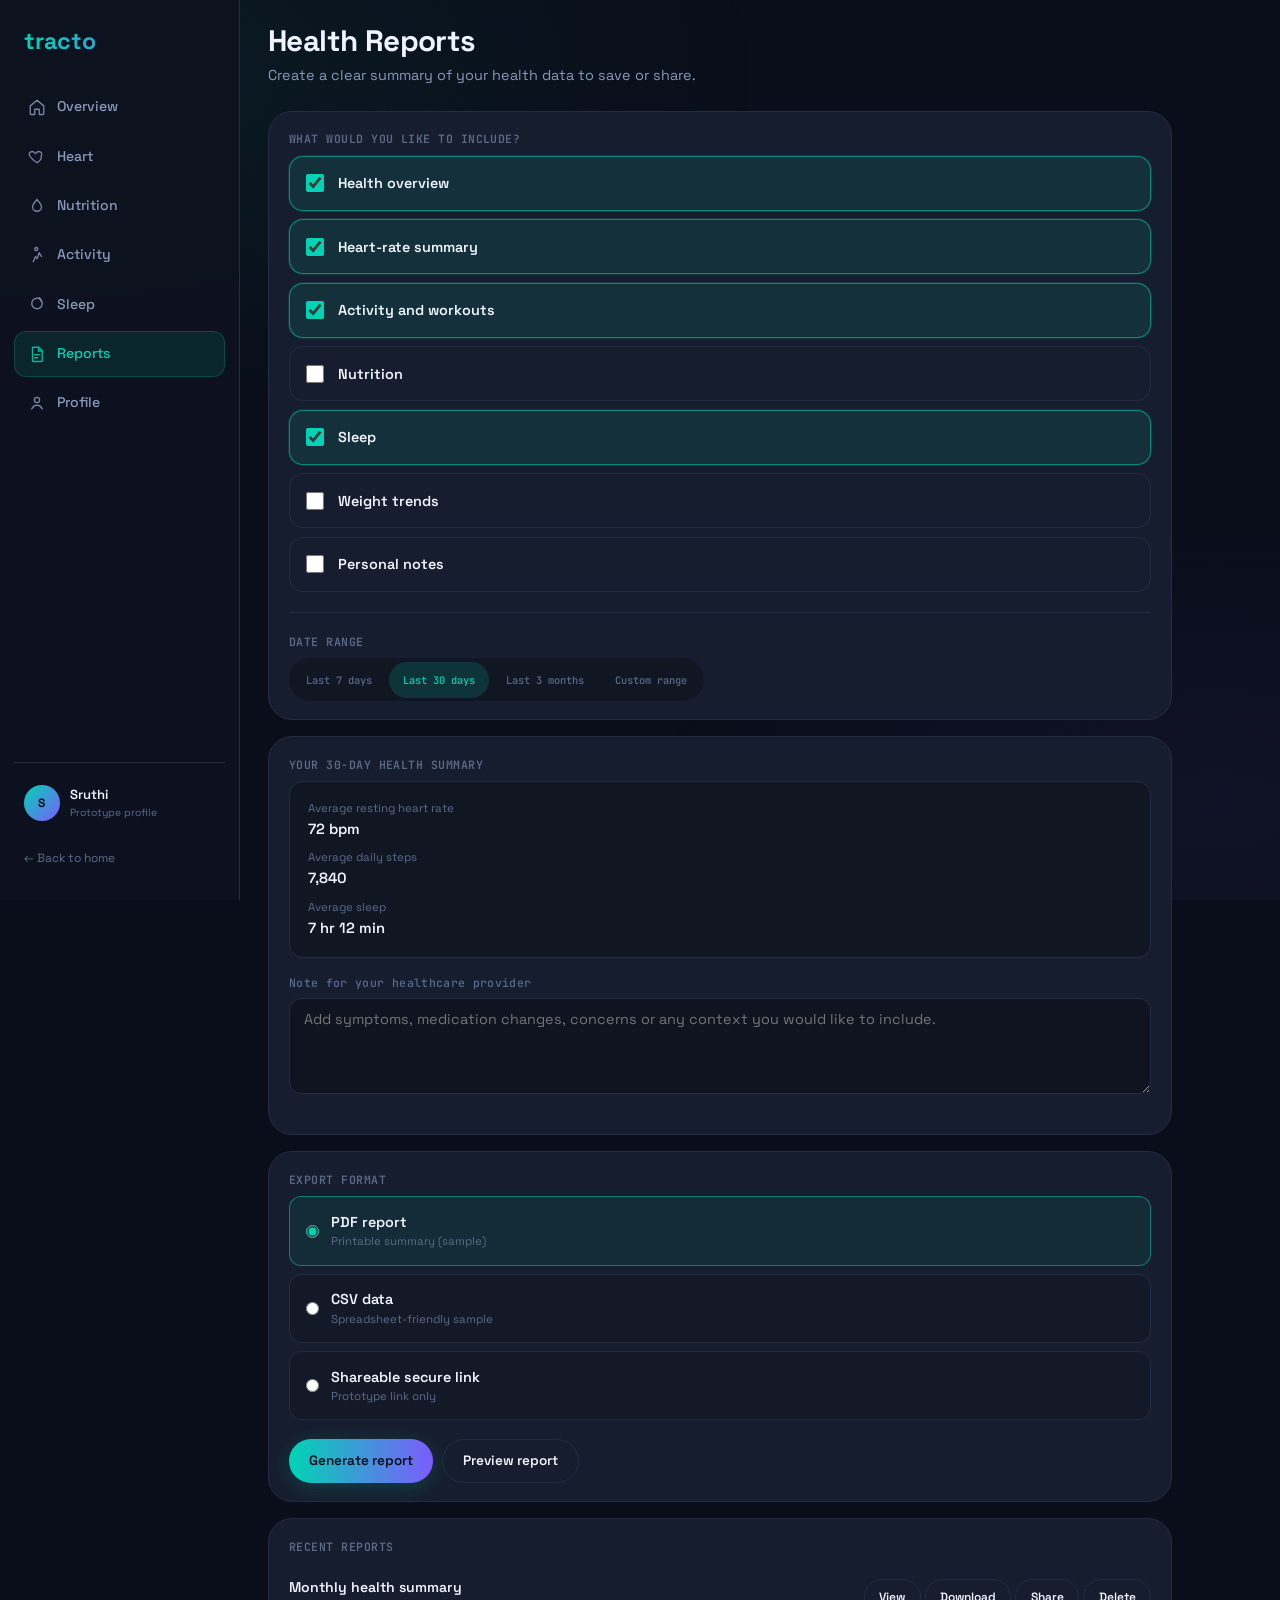
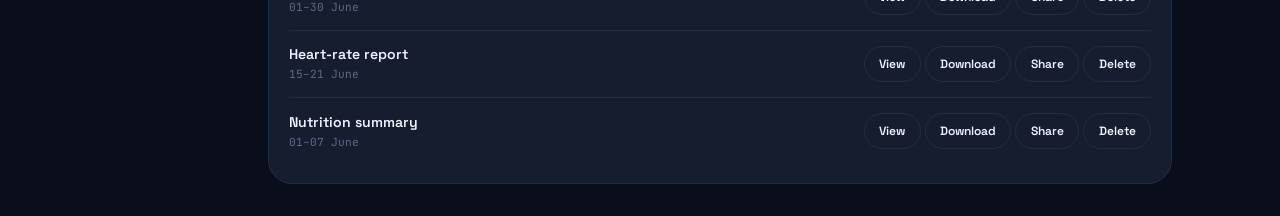
<file: reports.html>
<!DOCTYPE html>
<html lang="en">
<head>
<meta charset="UTF-8">
<meta name="viewport" content="width=device-width, initial-scale=1.0">
<title>Health Reports — Tracto Healthcare</title>
<link href="https://fonts.googleapis.com/css2?family=JetBrains+Mono:wght@400;500&family=Space+Grotesk:wght@400;500;600;700&display=swap" rel="stylesheet">
<link rel="stylesheet" href="styles.css">
<link rel="stylesheet" href="app.css">
</head>
<body class="app-body" data-page="reports">
<div class="app-shell" id="app-shell">
  <main class="app-main">
    <header class="page-header">
      <div>
        <h1>Health Reports</h1>
        <p class="sub">Create a clear summary of your health data to save or share.</p>
      </div>
    </header>

    <div class="stack">
      <!-- Builder -->
      <section class="card">
        <div class="card-title">What would you like to include?</div>
        <div id="cat-list">
          <label class="check-card selected"><input type="checkbox" data-cat="overview" checked><div><div class="title">Health overview</div></div></label>
          <label class="check-card selected"><input type="checkbox" data-cat="heart" checked><div><div class="title">Heart-rate summary</div></div></label>
          <label class="check-card selected"><input type="checkbox" data-cat="activity" checked><div><div class="title">Activity and workouts</div></div></label>
          <label class="check-card"><input type="checkbox" data-cat="nutrition"><div><div class="title">Nutrition</div></div></label>
          <label class="check-card selected"><input type="checkbox" data-cat="sleep" checked><div><div class="title">Sleep</div></div></label>
          <label class="check-card"><input type="checkbox" data-cat="weight"><div><div class="title">Weight trends</div></div></label>
          <label class="check-card"><input type="checkbox" data-cat="notes"><div><div class="title">Personal notes</div></div></label>
        </div>
        <p id="cat-error" class="form-hint" style="color:var(--danger-red);display:none">Select at least one category.</p>

        <div class="divider"></div>
        <div class="card-title">Date range</div>
        <div class="chart-filters" role="group" aria-label="Date range" id="range-filters">
          <button type="button" data-range="7">Last 7 days</button>
          <button type="button" class="active" data-range="30">Last 30 days</button>
          <button type="button" data-range="90">Last 3 months</button>
          <button type="button" data-range="custom">Custom range</button>
        </div>
        <div id="custom-range" class="form-row" style="margin-top:.85rem;display:none">
          <div class="form-group"><label for="from">From</label><input class="form-input" type="date" id="from" value="2026-06-01"></div>
          <div class="form-group"><label for="to">To</label><input class="form-input" type="date" id="to" value="2026-06-30"></div>
        </div>
      </section>

      <!-- Preview -->
      <section class="card">
        <div class="card-title" id="preview-title">Your 30-day health summary</div>
        <div class="report-preview-box">
          <dl id="preview-dl"></dl>
        </div>
        <div class="form-group" style="margin-top:1rem">
          <label for="provider-note">Note for your healthcare provider</label>
          <textarea class="form-textarea" id="provider-note" placeholder="Add symptoms, medication changes, concerns or any context you would like to include."></textarea>
        </div>
      </section>

      <!-- Format -->
      <section class="card">
        <div class="card-title">Export format</div>
        <div class="format-opts">
          <label class="format-opt selected"><input type="radio" name="fmt" value="pdf" checked><div><div class="title" style="font-weight:600;font-size:.9rem">PDF report</div><div class="desc" style="font-size:.72rem;color:var(--text-muted)">Printable summary (sample)</div></div></label>
          <label class="format-opt"><input type="radio" name="fmt" value="csv"><div><div class="title" style="font-weight:600;font-size:.9rem">CSV data</div><div class="desc" style="font-size:.72rem;color:var(--text-muted)">Spreadsheet-friendly sample</div></div></label>
          <label class="format-opt"><input type="radio" name="fmt" value="link"><div><div class="title" style="font-weight:600;font-size:.9rem">Shareable secure link</div><div class="desc" style="font-size:.72rem;color:var(--text-muted)">Prototype link only</div></div></label>
        </div>
        <div style="display:flex;gap:.55rem;flex-wrap:wrap;margin-top:1.15rem">
          <button type="button" class="btn btn-grad" id="btn-generate">Generate report</button>
          <button type="button" class="btn btn-ghost" id="btn-preview">Preview report</button>
        </div>
      </section>

      <!-- Recent -->
      <section class="card">
        <div class="card-title">Recent reports</div>
        <div id="recent-list"></div>
      </section>
    </div>
  </main>
</div>

<script src="app-shell.js"></script>
<script>
(function () {
  const PREVIEW = {
    7: {
      title: 'Your 7-day health summary',
      items: {
        overview: ['Average resting heart rate', '74 bpm'],
        heart: ['Average resting heart rate', '74 bpm'],
        activity: ['Average daily steps', '8,120'],
        nutrition: ['Nutrition goal adherence', '82%'],
        sleep: ['Average sleep', '7 hr 05 min'],
        weight: ['Weight change', '–0.3 kg'],
        notes: ['Personal notes', 'Included when provided'],
      }
    },
    30: {
      title: 'Your 30-day health summary',
      items: {
        overview: ['Average resting heart rate', '72 bpm'],
        heart: ['Average resting heart rate', '72 bpm'],
        activity: ['Average daily steps', '7,840'],
        nutrition: ['Nutrition goal adherence', '78%'],
        sleep: ['Average sleep', '7 hr 12 min'],
        weight: ['Weight change', '–1.2 kg'],
        notes: ['Personal notes', 'Included when provided'],
      }
    },
    90: {
      title: 'Your 3-month health summary',
      items: {
        overview: ['Average resting heart rate', '73 bpm'],
        heart: ['Average resting heart rate', '73 bpm'],
        activity: ['Average daily steps', '7,450'],
        nutrition: ['Nutrition goal adherence', '74%'],
        sleep: ['Average sleep', '7 hr 08 min'],
        weight: ['Weight change', '–2.1 kg'],
        notes: ['Personal notes', 'Included when provided'],
      }
    },
    custom: {
      title: 'Your custom-range health summary',
      items: {
        overview: ['Average resting heart rate', '72 bpm'],
        heart: ['Average resting heart rate', '72 bpm'],
        activity: ['Average daily steps', '7,600'],
        nutrition: ['Nutrition goal adherence', '76%'],
        sleep: ['Average sleep', '7 hr 10 min'],
        weight: ['Weight change', '–0.8 kg'],
        notes: ['Personal notes', 'Included when provided'],
      }
    }
  };

  let range = '30';
  let recent = Tracto.storageGet('tracto_reports', [
    { id: 'r1', title: 'Monthly health summary', dates: '01–30 June' },
    { id: 'r2', title: 'Heart-rate report', dates: '15–21 June' },
    { id: 'r3', title: 'Nutrition summary', dates: '01–07 June' },
  ]);

  function selectedCats() {
    return [...document.querySelectorAll('[data-cat]:checked')].map((c) => c.dataset.cat);
  }

  function updatePreview() {
    const data = PREVIEW[range];
    document.getElementById('preview-title').textContent = data.title;
    const cats = selectedCats();
    const seen = new Set();
    const rows = [];
    cats.forEach((c) => {
      const item = data.items[c];
      if (!item || seen.has(item[0])) return;
      seen.add(item[0]);
      rows.push('<div><dt>' + item[0] + '</dt><dd>' + item[1] + '</dd></div>');
    });
    document.getElementById('preview-dl').innerHTML = rows.length
      ? rows.join('')
      : '<div><dt>No categories selected</dt><dd>Choose at least one section</dd></div>';
  }

  function renderRecent() {
    const host = document.getElementById('recent-list');
    if (!recent.length) {
      host.innerHTML = '<p class="card-meta">No reports yet.</p>';
      return;
    }
    host.innerHTML = recent.map((r) =>
      '<div class="recent-report" data-id="' + r.id + '">' +
      '<div class="info"><div class="title">' + r.title + '</div><div class="dates">' + r.dates + '</div></div>' +
      '<div class="recent-actions">' +
      '<button type="button" class="btn btn-ghost btn-sm" data-act="view">View</button>' +
      '<button type="button" class="btn btn-ghost btn-sm" data-act="download">Download</button>' +
      '<button type="button" class="btn btn-ghost btn-sm" data-act="share">Share</button>' +
      '<button type="button" class="btn btn-ghost btn-sm" data-act="delete">Delete</button>' +
      '</div></div>'
    ).join('');

    host.querySelectorAll('.recent-report').forEach((row) => {
      row.querySelectorAll('[data-act]').forEach((btn) => {
        btn.addEventListener('click', () => handleRecent(row.dataset.id, btn.dataset.act, row));
      });
    });
  }

  function handleRecent(id, act) {
    const report = recent.find((r) => r.id === id);
    if (act === 'view' || act === 'download') {
      openSampleReport(report);
      return;
    }
    if (act === 'share') {
      openShareConfirm(report);
      return;
    }
    if (act === 'delete') {
      Tracto.openModal({
        title: 'Delete report?',
        content: '<p style="font-size:.9rem;color:var(--text-secondary)">Remove “' + report.title + '” from recent reports?</p>' +
          '<div class="modal-actions"><button type="button" class="btn btn-teal" id="del-r">Delete</button>' +
          '<button type="button" class="btn btn-ghost" data-close>Cancel</button></div>',
        onOpen(m, close) {
          m.querySelector('[data-close]').onclick = close;
          m.querySelector('#del-r').onclick = () => {
            recent = recent.filter((r) => r.id !== id);
            Tracto.storageSet('tracto_reports', recent);
            renderRecent();
            Tracto.toast('Report deleted');
            close();
          };
        }
      });
    }
  }

  function openSampleReport(report) {
    const note = document.getElementById('provider-note').value;
    const cats = selectedCats();
    const data = PREVIEW[range];
    let body = '<p class="pill muted" style="margin-bottom:1rem">Sample data · prototype report</p>';
    body += '<h3 style="margin-bottom:.75rem">' + (report ? report.title : data.title) + '</h3>';
    cats.forEach((c) => {
      const item = data.items[c];
      if (item) body += '<p style="font-size:.88rem;margin:.4rem 0"><strong>' + item[0] + ':</strong> ' + item[1] + '</p>';
    });
    if (note) body += '<div class="divider"></div><p style="font-size:.85rem;color:var(--text-secondary)"><strong>Provider note:</strong> ' + note.replace(/</g, '&lt;') + '</p>';
    body += '<div class="modal-actions"><button type="button" class="btn btn-teal" id="print-r">Download PDF</button>' +
      '<button type="button" class="btn btn-ghost" data-close>Close</button></div>';
    Tracto.openModal({
      title: 'Report preview',
      wide: true,
      content: body,
      onOpen(m, close) {
        m.querySelector('[data-close]').onclick = close;
        m.querySelector('#print-r').onclick = () => {
          Tracto.toast('Sample PDF ready (prototype — no file uploaded)');
          downloadSample(report || { title: data.title, dates: 'Sample' });
        };
      }
    });
  }

  function downloadSample(report) {
    const text = 'Tracto Healthcare — Sample Report\n' +
      report.title + '\n' + report.dates + '\n\n' +
      'This is prototype sample data only. Not for clinical use.\n';
    const blob = new Blob([text], { type: 'text/plain' });
    const url = URL.createObjectURL(blob);
    const a = document.createElement('a');
    a.href = url;
    a.download = 'tracto-sample-report.txt';
    a.click();
    URL.revokeObjectURL(url);
  }

  function openShareConfirm(report) {
    Tracto.openModal({
      title: 'Share health report?',
      content: '<p style="font-size:.9rem;color:var(--text-secondary);line-height:1.55;margin-bottom:1rem">Only the information selected in this report will be shared.</p>' +
        '<div class="modal-actions"><button type="button" class="btn btn-teal" id="share-go">Continue to share</button>' +
        '<button type="button" class="btn btn-ghost" data-close>Cancel</button></div>',
      onOpen(m, close) {
        m.querySelector('[data-close]').onclick = close;
        m.querySelector('#share-go').onclick = () => {
          close();
          setTimeout(() => {
            Tracto.openModal({
              title: 'Share options',
              subtitle: 'Prototype — nothing is transmitted',
              content:
                '<div class="modal-actions" style="flex-direction:column">' +
                '<button type="button" class="btn btn-outline-teal btn-block" data-share="doctor">Share with doctor</button>' +
                '<button type="button" class="btn btn-outline-teal btn-block" data-share="email">Send by email</button>' +
                '<button type="button" class="btn btn-outline-teal btn-block" data-share="files">Save to files</button>' +
                '<button type="button" class="btn btn-ghost btn-block" data-close>Close</button></div>',
              onOpen(m2, c2) {
                m2.querySelector('[data-close]').onclick = c2;
                m2.querySelectorAll('[data-share]').forEach((b) => {
                  b.onclick = () => {
                    Tracto.toast('Share simulated · ' + b.dataset.share + ' (no data sent)');
                    c2();
                  };
                });
              }
            });
          }, 220);
        };
      }
    });
  }

  function generateReport() {
    const cats = selectedCats();
    if (!cats.length) {
      document.getElementById('cat-error').style.display = 'block';
      return;
    }
    document.getElementById('cat-error').style.display = 'none';
    const btn = document.getElementById('btn-generate');
    btn.disabled = true;
    btn.textContent = 'Generating…';

    setTimeout(() => {
      btn.disabled = false;
      btn.textContent = 'Generate report';
      const fmt = document.querySelector('input[name="fmt"]:checked').value;
      const entry = {
        id: 'r' + Date.now(),
        title: PREVIEW[range].title.replace('Your ', '').replace(/^./, (c) => c.toUpperCase()),
        dates: range === 'custom'
          ? document.getElementById('from').value + ' → ' + document.getElementById('to').value
          : 'Last ' + (range === '90' ? '3 months' : range + ' days')
      };
      recent.unshift(entry);
      Tracto.storageSet('tracto_reports', recent);
      renderRecent();
      Tracto.toast('Report generated');

      Tracto.openModal({
        title: 'Your report is ready',
        content:
          '<div class="success-state" style="padding:1rem 0">' +
          '<div class="check">✓</div>' +
          '<p style="color:var(--text-secondary);margin-bottom:1rem">Sample ' + fmt.toUpperCase() + ' report created. No data left this device.</p></div>' +
          '<div class="modal-actions" style="flex-direction:column">' +
          '<button type="button" class="btn btn-teal btn-block" id="dl">Download PDF</button>' +
          '<button type="button" class="btn btn-outline-teal btn-block" id="sh">Share with doctor</button>' +
          '<button type="button" class="btn btn-outline-teal btn-block" id="em">Send by email</button>' +
          '<button type="button" class="btn btn-ghost btn-block" id="sv">Save to files</button></div>',
        onOpen(m, close) {
          m.querySelector('#dl').onclick = () => { downloadSample(entry); Tracto.toast('Sample file downloaded'); };
          m.querySelector('#sh').onclick = () => { close(); setTimeout(() => openShareConfirm(entry), 220); };
          m.querySelector('#em').onclick = () => Tracto.toast('Email share simulated (no data sent)');
          m.querySelector('#sv').onclick = () => { downloadSample(entry); Tracto.toast('Saved locally (sample file)'); };
        }
      });
    }, 1200);
  }

  document.addEventListener('DOMContentLoaded', () => {
    updatePreview();
    renderRecent();

    document.querySelectorAll('#cat-list .check-card').forEach((card) => {
      const input = card.querySelector('input');
      input.addEventListener('change', () => {
        card.classList.toggle('selected', input.checked);
        document.getElementById('cat-error').style.display = 'none';
        updatePreview();
      });
    });

    document.querySelectorAll('#range-filters [data-range]').forEach((btn) => {
      btn.addEventListener('click', () => {
        document.querySelectorAll('#range-filters [data-range]').forEach((b) => b.classList.remove('active'));
        btn.classList.add('active');
        range = btn.dataset.range;
        document.getElementById('custom-range').style.display = range === 'custom' ? 'grid' : 'none';
        updatePreview();
      });
    });

    document.querySelectorAll('.format-opt').forEach((opt) => {
      opt.addEventListener('click', () => {
        document.querySelectorAll('.format-opt').forEach((o) => o.classList.remove('selected'));
        opt.classList.add('selected');
        opt.querySelector('input').checked = true;
      });
    });

    document.getElementById('btn-generate').addEventListener('click', generateReport);
    document.getElementById('btn-preview').addEventListener('click', () => {
      if (!selectedCats().length) {
        document.getElementById('cat-error').style.display = 'block';
        return;
      }
      openSampleReport(null);
    });
  });
})();
</script>
</body>
</html>
</file>
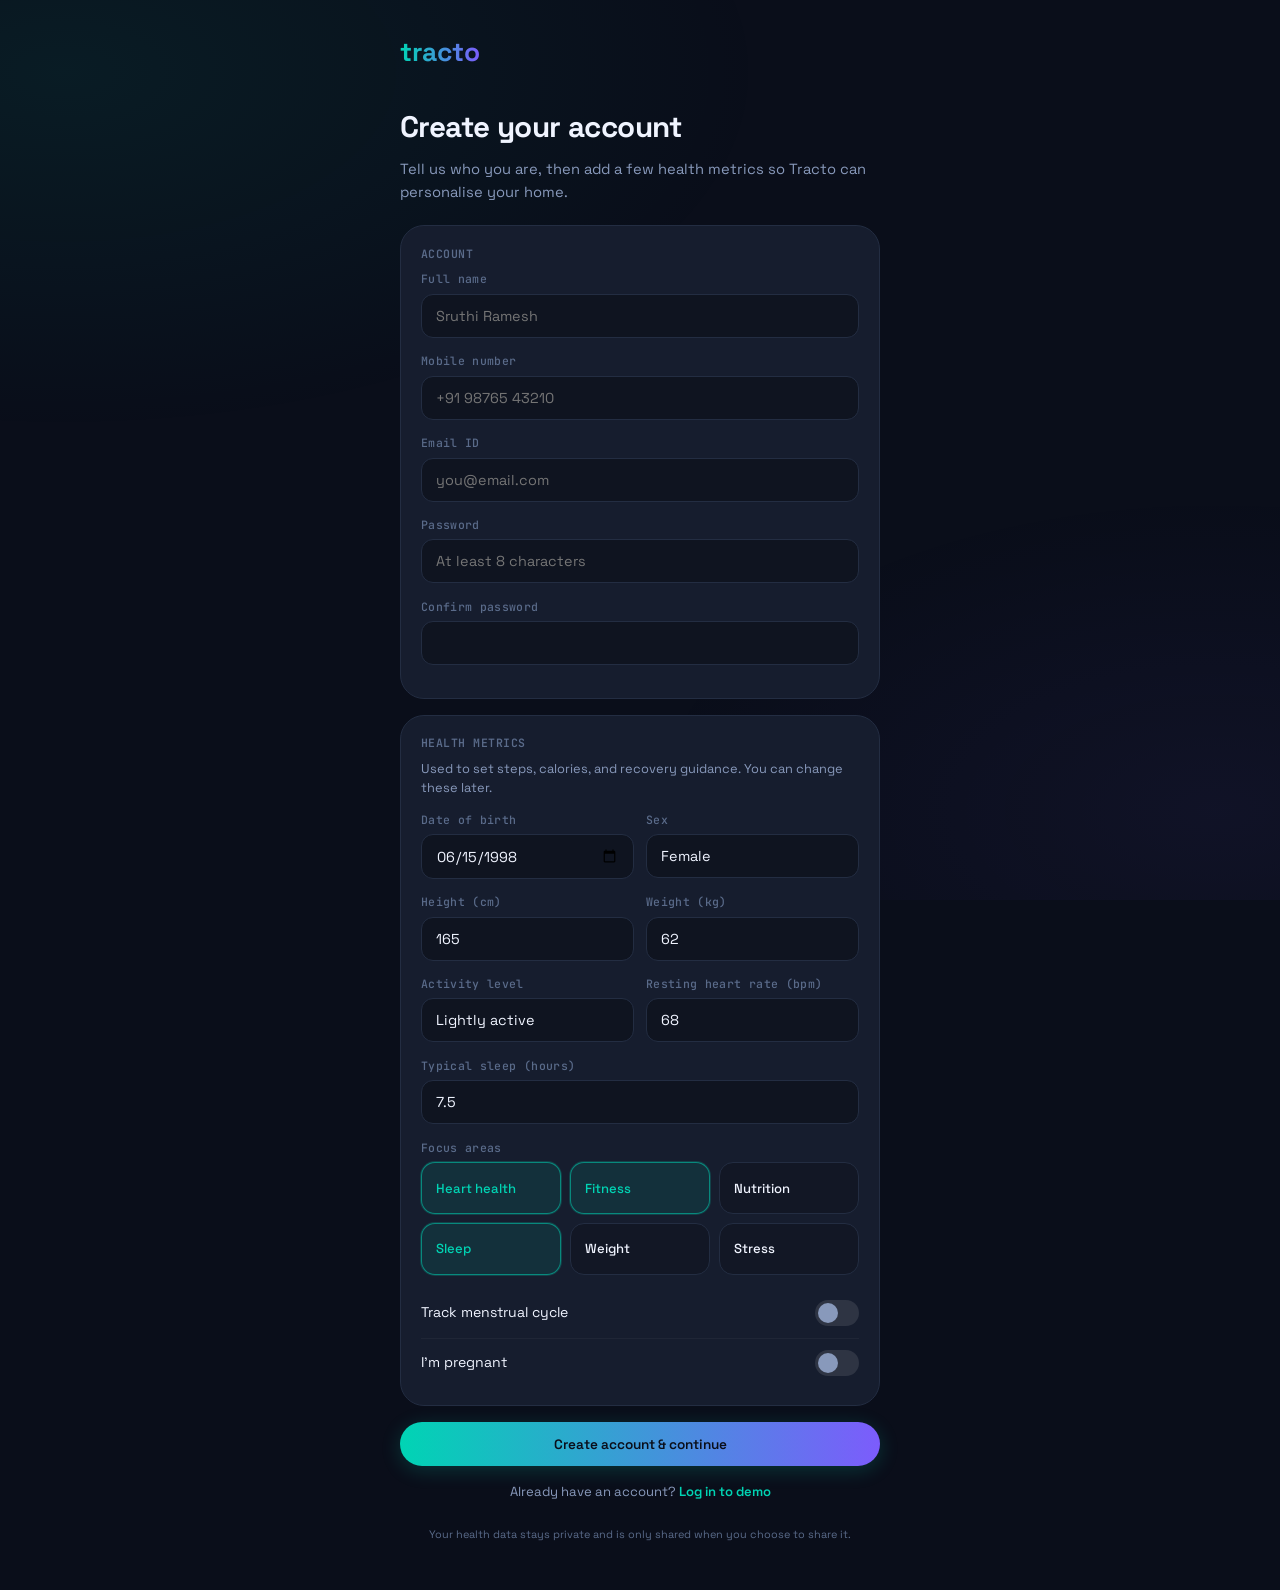
<file: signup.html>
<!DOCTYPE html>
<html lang="en">
<head>
<meta charset="UTF-8">
<meta name="viewport" content="width=device-width, initial-scale=1.0">
<title>Sign up — Tracto Healthcare</title>
<link href="https://fonts.googleapis.com/css2?family=JetBrains+Mono:wght@400;500&family=Space+Grotesk:wght@400;500;600;700&display=swap" rel="stylesheet">
<link rel="stylesheet" href="styles.css">
<link rel="stylesheet" href="app.css">
</head>
<body class="app-body" data-page="onboarding">
<div class="onboard-page signup-page">
  <a href="landing.html" class="logo">tracto</a>
  <h1 class="signup-title">Create your account</h1>
  <p class="signup-sub">Tell us who you are, then add a few health metrics so Tracto can personalise your home.</p>

  <form id="signup-form" novalidate>
    <section class="card signup-card">
      <div class="card-title">Account</div>
      <div class="form-group">
        <label for="full-name">Full name</label>
        <input class="form-input" id="full-name" name="fullName" type="text" autocomplete="name" required placeholder="Sruthi Ramesh">
      </div>
      <div class="form-group">
        <label for="mobile">Mobile number</label>
        <input class="form-input" id="mobile" name="mobile" type="tel" autocomplete="tel" required placeholder="+91 98765 43210">
      </div>
      <div class="form-group">
        <label for="email">Email ID</label>
        <input class="form-input" id="email" name="email" type="email" autocomplete="email" required placeholder="you@email.com">
      </div>
      <div class="form-group">
        <label for="password">Password</label>
        <input class="form-input" id="password" name="password" type="password" autocomplete="new-password" required minlength="8" placeholder="At least 8 characters">
      </div>
      <div class="form-group">
        <label for="password2">Confirm password</label>
        <input class="form-input" id="password2" name="password2" type="password" autocomplete="new-password" required minlength="8">
      </div>
    </section>

    <section class="card signup-card">
      <div class="card-title">Health metrics</div>
      <p class="card-meta" style="margin-bottom:.85rem">Used to set steps, calories, and recovery guidance. You can change these later.</p>
      <div class="form-row">
        <div class="form-group"><label for="dob">Date of birth</label><input class="form-input" type="date" id="dob" value="1998-06-15" required></div>
        <div class="form-group"><label for="sex">Sex</label>
          <select class="form-select" id="sex">
            <option>Female</option><option>Male</option><option>Prefer not to say</option>
          </select>
        </div>
      </div>
      <div class="form-row">
        <div class="form-group"><label for="height">Height (cm)</label><input class="form-input" type="number" id="height" value="165" min="100" max="250" required></div>
        <div class="form-group"><label for="weight">Weight (kg)</label><input class="form-input" type="number" id="weight" value="62" step="0.1" min="30" max="250" required></div>
      </div>
      <div class="form-row">
        <div class="form-group"><label for="activity">Activity level</label>
          <select class="form-select" id="activity">
            <option>Sedentary</option>
            <option selected>Lightly active</option>
            <option>Moderately active</option>
            <option>Very active</option>
          </select>
        </div>
        <div class="form-group"><label for="rhr">Resting heart rate (bpm)</label><input class="form-input" type="number" id="rhr" value="68" min="40" max="120"></div>
      </div>
      <div class="form-group">
        <label for="sleep-avg">Typical sleep (hours)</label>
        <input class="form-input" type="number" id="sleep-avg" value="7.5" step="0.1" min="3" max="14">
      </div>
      <div class="form-group">
        <label>Focus areas</label>
        <div class="chip-grid signup-chips" id="focus-grid">
          <button type="button" class="chip-card selected" data-goal="heart">Heart health</button>
          <button type="button" class="chip-card selected" data-goal="fitness">Fitness</button>
          <button type="button" class="chip-card" data-goal="eat">Nutrition</button>
          <button type="button" class="chip-card selected" data-goal="sleep">Sleep</button>
          <button type="button" class="chip-card" data-goal="weight">Weight</button>
          <button type="button" class="chip-card" data-goal="stress">Stress</button>
        </div>
      </div>
      <div class="toggle-row">
        <span>Track menstrual cycle</span>
        <label class="toggle"><input type="checkbox" id="track-cycle"><span class="slider"></span></label>
      </div>
      <div class="toggle-row">
        <span>I’m pregnant</span>
        <label class="toggle"><input type="checkbox" id="is-pregnant"><span class="slider"></span></label>
      </div>
    </section>

    <p id="form-error" class="form-hint" style="color:var(--danger-red);display:none;margin-bottom:.75rem"></p>
    <button type="submit" class="btn btn-grad btn-block">Create account &amp; continue</button>
    <p class="signup-alt">Already have an account? <a href="dashboard.html">Log in to demo</a></p>
    <p class="privacy-note">Your health data stays private and is only shared when you choose to share it.</p>
  </form>
</div>

<script src="app-shell.js"></script>
<script>
(function () {
  document.querySelectorAll('#focus-grid .chip-card').forEach((chip) => {
    chip.addEventListener('click', () => chip.classList.toggle('selected'));
  });

  const cycle = document.getElementById('track-cycle');
  const preg = document.getElementById('is-pregnant');
  cycle.addEventListener('change', () => { if (cycle.checked) preg.checked = false; });
  preg.addEventListener('change', () => { if (preg.checked) cycle.checked = false; });

  document.getElementById('signup-form').addEventListener('submit', (e) => {
    e.preventDefault();
    const err = document.getElementById('form-error');
    err.style.display = 'none';

    const fullName = document.getElementById('full-name').value.trim();
    const mobile = document.getElementById('mobile').value.trim();
    const email = document.getElementById('email').value.trim();
    const password = document.getElementById('password').value;
    const password2 = document.getElementById('password2').value;

    if (!fullName || !mobile || !email || !password) {
      err.textContent = 'Please fill in all account fields.';
      err.style.display = 'block';
      return;
    }
    if (password.length < 8) {
      err.textContent = 'Password must be at least 8 characters.';
      err.style.display = 'block';
      return;
    }
    if (password !== password2) {
      err.textContent = 'Passwords do not match.';
      err.style.display = 'block';
      return;
    }

    const goals = [...document.querySelectorAll('#focus-grid .chip-card.selected')].map((c) => c.dataset.goal);
    const account = {
      fullName, mobile, email,
      // never store real passwords in production demos — flag only
      hasPassword: true,
    };
    const profile = {
      dob: document.getElementById('dob').value,
      sex: document.getElementById('sex').value,
      height: +document.getElementById('height').value,
      weight: +document.getElementById('weight').value,
      activity: document.getElementById('activity').value,
      restingHr: +document.getElementById('rhr').value || 68,
      sleepHours: +document.getElementById('sleep-avg').value || 7.5,
    };
    const onboard = {
      ...profile,
      units: 'Metric (kg, cm)',
      goals,
      device: null,
    };
    const cycleData = {
      enabled: cycle.checked,
      pregnant: preg.checked,
      lastStart: '',
      length: 28,
      week: 12,
    };

    Tracto.storageSet('tracto_account', account);
    Tracto.storageSet('tracto_profile', profile);
    Tracto.storageSet('tracto_onboard', onboard);
    Tracto.storageSet('tracto_cycle', cycleData);
    Tracto.storageSet('tracto_goals', {
      steps: profile.activity === 'Very active' ? 12000 : 10000,
      water: 2.5,
      sleep: '11:30 PM',
      workouts: 4,
    });

    Tracto.toast('Welcome, ' + fullName.split(' ')[0] + '!');
    setTimeout(() => { location.href = 'onboarding.html'; }, 500);
  });
})();
</script>
</body>
</html>
</file>
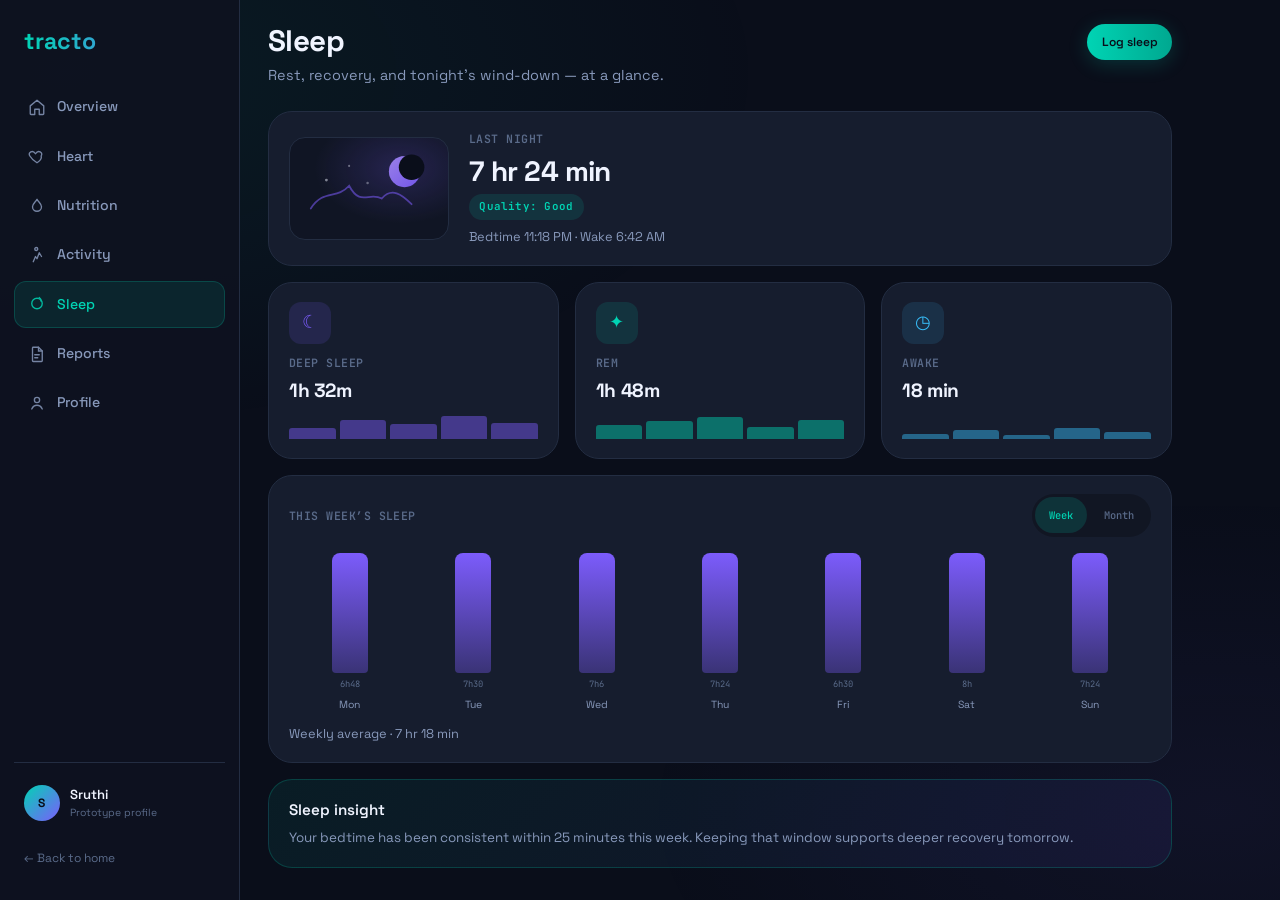
<file: sleep.html>
<!DOCTYPE html>
<html lang="en">
<head>
<meta charset="UTF-8">
<meta name="viewport" content="width=device-width, initial-scale=1.0">
<title>Sleep — Tracto Healthcare</title>
<link href="https://fonts.googleapis.com/css2?family=JetBrains+Mono:wght@400;500&family=Space+Grotesk:wght@400;500;600;700&display=swap" rel="stylesheet">
<link rel="stylesheet" href="styles.css">
<link rel="stylesheet" href="app.css">
</head>
<body class="app-body" data-page="sleep">
<div class="app-shell" id="app-shell">
  <main class="app-main">
    <header class="page-header">
      <div>
        <h1>Sleep</h1>
        <p class="sub">Rest, recovery, and tonight’s wind-down — at a glance.</p>
      </div>
      <button type="button" class="btn btn-teal btn-sm" id="btn-log-sleep">Log sleep</button>
    </header>

    <div class="stack">
      <section class="card sleep-hero">
        <div class="sleep-viz" aria-hidden="true">
          <svg viewBox="0 0 200 120" fill="none">
            <defs>
              <linearGradient id="moonG" x1="0" y1="0" x2="1" y2="1">
                <stop offset="0%" stop-color="#A78BFA"/><stop offset="100%" stop-color="#7C5CFC"/>
              </linearGradient>
            </defs>
            <circle cx="150" cy="36" r="22" fill="url(#moonG)" opacity=".9"/>
            <circle cx="160" cy="30" r="18" fill="#0A0E1A"/>
            <path d="M18 88c18-28 36-12 54-32 16 30 28 8 46 18 14-16 28-6 42 8" stroke="rgba(124,92,252,.55)" stroke-width="2.5" stroke-linecap="round"/>
            <circle cx="40" cy="48" r="2" fill="#F0F4FF" opacity=".5"/>
            <circle cx="72" cy="28" r="1.5" fill="#F0F4FF" opacity=".4"/>
            <circle cx="98" cy="52" r="1.8" fill="#F0F4FF" opacity=".35"/>
          </svg>
        </div>
        <div>
          <div class="card-title">Last night</div>
          <div class="card-value">7 hr 24 min</div>
          <span class="pill ok" style="margin-top:.45rem">Quality: Good</span>
          <p class="card-meta" style="margin-top:.55rem">Bedtime 11:18 PM · Wake 6:42 AM</p>
        </div>
      </section>

      <div class="grid-3">
        <div class="card metric-viz-card">
          <div class="metric-ico-lg" style="background:rgba(124,92,252,.14);color:var(--vital-violet)">☾</div>
          <div class="card-title">Deep sleep</div>
          <div class="card-value" style="font-size:1.2rem">1h 32m</div>
          <div class="mini-bars" aria-hidden="true"><i style="--h:40%"></i><i style="--h:70%"></i><i style="--h:55%"></i><i style="--h:85%"></i><i style="--h:60%"></i></div>
        </div>
        <div class="card metric-viz-card">
          <div class="metric-ico-lg" style="background:rgba(0,212,180,.12);color:var(--pulse-teal)">✦</div>
          <div class="card-title">REM</div>
          <div class="card-value" style="font-size:1.2rem">1h 48m</div>
          <div class="mini-bars teal" aria-hidden="true"><i style="--h:50%"></i><i style="--h:65%"></i><i style="--h:80%"></i><i style="--h:45%"></i><i style="--h:70%"></i></div>
        </div>
        <div class="card metric-viz-card">
          <div class="metric-ico-lg" style="background:rgba(56,189,248,.12);color:#38BDF8">◷</div>
          <div class="card-title">Awake</div>
          <div class="card-value" style="font-size:1.2rem">18 min</div>
          <div class="mini-bars sky" aria-hidden="true"><i style="--h:20%"></i><i style="--h:35%"></i><i style="--h:15%"></i><i style="--h:40%"></i><i style="--h:25%"></i></div>
        </div>
      </div>

      <section class="card chart-card">
        <div style="display:flex;justify-content:space-between;align-items:center;flex-wrap:wrap;gap:.75rem">
          <div class="card-title" style="margin:0">This week’s sleep</div>
          <div class="chart-filters" role="group">
            <button type="button" class="active" data-sleep-range="week">Week</button>
            <button type="button" data-sleep-range="month">Month</button>
          </div>
        </div>
        <div class="bar-chart" id="sleep-bars" aria-label="Sleep duration chart"></div>
        <p class="card-meta" id="sleep-avg" style="margin-top:.75rem">Weekly average · 7 hr 18 min</p>
      </section>

      <section class="insight-card">
        <h3>Sleep insight</h3>
        <p>Your bedtime has been consistent within 25 minutes this week. Keeping that window supports deeper recovery tomorrow.</p>
      </section>
    </div>
  </main>
</div>
<script src="app-shell.js"></script>
<script>
(function () {
  const WEEK = [
    { d: 'Mon', h: 6.8 }, { d: 'Tue', h: 7.5 }, { d: 'Wed', h: 7.1 },
    { d: 'Thu', h: 7.4 }, { d: 'Fri', h: 6.5 }, { d: 'Sat', h: 8.0 }, { d: 'Sun', h: 7.4 },
  ];
  const MONTH = [
    { d: 'W1', h: 7.0 }, { d: 'W2', h: 7.2 }, { d: 'W3', h: 6.9 }, { d: 'W4', h: 7.4 },
  ];

  function renderBars(data, avgLabel) {
    const max = Math.max(...data.map((x) => x.h), 8);
    document.getElementById('sleep-bars').innerHTML = data.map((x) => {
      const pct = Math.round((x.h / max) * 100);
      const hrs = Math.floor(x.h);
      const mins = Math.round((x.h - hrs) * 60);
      return '<div class="bar-col"><div class="bar-col-fill" style="height:' + pct + '%"></div><span class="bar-col-val">' + hrs + 'h' + (mins ? mins : '') + '</span><span class="bar-col-lbl">' + x.d + '</span></div>';
    }).join('');
    document.getElementById('sleep-avg').textContent = avgLabel;
  }

  document.addEventListener('DOMContentLoaded', () => {
    renderBars(WEEK, 'Weekly average · 7 hr 18 min');
    document.querySelectorAll('[data-sleep-range]').forEach((btn) => {
      btn.addEventListener('click', () => {
        document.querySelectorAll('[data-sleep-range]').forEach((b) => b.classList.remove('active'));
        btn.classList.add('active');
        if (btn.dataset.sleepRange === 'month') renderBars(MONTH, 'Monthly average · 7 hr 12 min');
        else renderBars(WEEK, 'Weekly average · 7 hr 18 min');
      });
    });
    document.getElementById('btn-log-sleep').addEventListener('click', () => {
      Tracto.openModal({
        title: 'Log sleep',
        subtitle: 'Prototype entry',
        content:
          '<div class="form-row"><div class="form-group"><label>Bedtime</label><input class="form-input" type="time" value="23:15"></div>' +
          '<div class="form-group"><label>Wake</label><input class="form-input" type="time" value="06:40"></div></div>' +
          '<div class="modal-actions"><button type="button" class="btn btn-teal" id="save-sleep">Save</button>' +
          '<button type="button" class="btn btn-ghost" data-close>Cancel</button></div>',
        onOpen(m, close) {
          m.querySelector('[data-close]').onclick = close;
          m.querySelector('#save-sleep').onclick = () => { Tracto.toast('Sleep logged'); close(); };
        }
      });
    });
  });
})();
</script>
</body>
</html>
</file>
<file: styles.css>
/* Tracto Healthcare — shared styles */
:root {
  --midnight: #0a0e1a;
  --deep-card: #161d2e;
  --border: #232d42;
  --pulse-teal: #00d4b4;
  --teal-d: #00a890;
  --vital-violet: #7c5cfc;
  --bio-amber: #f59e0b;
  --danger-red: #ff4d6d;
  --text-primary: #f0f4ff;
  --text-secondary: #8899bb;
  --text-muted: #5a6b8a;
  --nav-h: 64px;
  --secnav-h: 0px;
  --r: 24px;
  --r-sm: 16px;
  --phone-w: 300px;
}

*, *::before, *::after { box-sizing: border-box; margin: 0; padding: 0; }
html { scroll-behavior: smooth; }
body {
  font-family: 'Space Grotesk', sans-serif;
  background: var(--midnight);
  color: var(--text-primary);
  line-height: 1.55;
  -webkit-font-smoothing: antialiased;
  overflow-x: hidden;
}
body::before {
  content: '';
  position: fixed; inset: 0; pointer-events: none; z-index: 0;
  background:
    radial-gradient(ellipse 65% 50% at 8% 12%, rgba(0,212,180,.09), transparent),
    radial-gradient(ellipse 55% 45% at 92% 75%, rgba(124,92,252,.08), transparent);
}
.wrap { max-width: 1120px; margin: 0 auto; padding: 0 1.5rem; position: relative; z-index: 1; }
.page-main { padding-top: var(--nav-h); position: relative; z-index: 1; }

/* Header */
.site-header {
  position: fixed; top: 0; left: 0; right: 0; z-index: 200;
  background: rgba(10,14,26,.82); backdrop-filter: blur(18px);
  border-bottom: 1px solid var(--border);
}
.top-nav {
  height: var(--nav-h);
  display: grid;
  grid-template-columns: 1fr auto 1fr;
  align-items: center;
  gap: 1rem;
  padding: 0 1.5rem;
  max-width: 1120px;
  margin: 0 auto;
  width: 100%;
}
.top-nav .logo { justify-self: start; }
.top-nav .nav-cta { justify-self: end; }
.sec-nav-list {
  display: flex;
  align-items: center;
  justify-content: center;
  gap: .25rem;
  list-style: none;
  margin: 0;
  padding: 0;
  flex-wrap: wrap;
}
.logo {
  font-weight: 700; font-size: 1.98rem; text-decoration: none;
  background: linear-gradient(90deg, var(--pulse-teal), var(--vital-violet));
  -webkit-background-clip: text; -webkit-text-fill-color: transparent; background-clip: text;
}
.nav-cta, .btn-primary, .btn-secondary {
  font-family: 'Space Grotesk', sans-serif; min-height: 44px;
  display: inline-flex; align-items: center; text-decoration: none; cursor: pointer;
}
.nav-cta {
  font-size: .78rem; font-weight: 600; color: var(--pulse-teal);
  padding: .45rem 1rem; border: 1px solid rgba(0,212,180,.35); border-radius: 100px; transition: .2s;
  flex-shrink: 0; white-space: nowrap;
}
.nav-cta:hover { background: rgba(0,212,180,.08); }
.sec-nav-link {
  font-family: 'Space Grotesk', sans-serif; font-size: .82rem; font-weight: 500;
  letter-spacing: .02em; text-decoration: none;
  color: var(--text-muted); padding: .4rem .85rem; border-radius: 100px;
  white-space: nowrap; transition: .2s; min-height: 40px; display: inline-flex; align-items: center;
}
@media (max-width: 900px) {
  .top-nav {
    grid-template-columns: 1fr auto;
    grid-template-rows: auto auto;
    height: auto;
    min-height: var(--nav-h);
    padding: .65rem 1rem;
  }
  .top-nav .logo { grid-column: 1; grid-row: 1; }
  .top-nav .nav-cta { grid-column: 2; grid-row: 1; }
  .sec-nav-list {
    grid-column: 1 / -1;
    grid-row: 2;
    justify-content: flex-start;
    overflow-x: auto;
    flex-wrap: nowrap;
    padding-bottom: .15rem;
    -webkit-overflow-scrolling: touch;
  }
}
.sec-nav-link:hover { color: var(--text-secondary); background: rgba(255,255,255,.04); }
.sec-nav-link.active { color: var(--pulse-teal); background: rgba(0,212,180,.1); }
:focus-visible { outline: 2px solid var(--pulse-teal); outline-offset: 2px; }

/* Buttons */
.btn-primary {
  font-size: .9rem; font-weight: 600; padding: .9rem 1.75rem; border: none; border-radius: 100px;
  background: linear-gradient(90deg, var(--pulse-teal), var(--vital-violet));
  color: var(--midnight); box-shadow: 0 4px 28px rgba(0,212,180,.22); transition: .25s;
}
.btn-primary:hover { transform: translateY(-2px); box-shadow: 0 8px 36px rgba(0,212,180,.32); }
.btn-secondary {
  font-size: .9rem; font-weight: 500; padding: .9rem 1.75rem; border-radius: 100px;
  background: transparent; color: var(--text-primary); border: 1px solid var(--border); transition: .2s;
}
.btn-secondary:hover { border-color: rgba(255,255,255,.18); background: rgba(255,255,255,.03); }

/* Reveal */
.reveal { opacity: 0; transform: translateY(24px); transition: opacity .65s cubic-bezier(.2,.8,.2,1), transform .65s cubic-bezier(.2,.8,.2,1); }
.reveal.visible { opacity: 1; transform: translateY(0); }
.d1 { transition-delay: .1s; } .d2 { transition-delay: .2s; }
.d3 { transition-delay: .3s; } .d4 { transition-delay: .4s; }

/* Hero */
.hero { padding: 4.5rem 0 5rem; }
.hero-grid { display: grid; grid-template-columns: 1fr 1fr; gap: 3rem; align-items: center; }
@media (max-width: 900px) {
  .hero-grid { grid-template-columns: 1fr; text-align: center; }
  .hero-ctas, .hero-trust { justify-content: center; }
  .hero-sub { margin-left: auto; margin-right: auto; }
  .float-card { display: none !important; }
}
.hero-eyebrow {
  display: inline-flex; align-items: center; gap: .5rem;
  font-family: 'JetBrains Mono', monospace; font-size: .65rem;
  letter-spacing: .1em; text-transform: uppercase; color: var(--pulse-teal); margin-bottom: 1.25rem;
}
.hero-eyebrow .dot {
  width: 6px; height: 6px; border-radius: 50%; background: var(--pulse-teal);
  animation: pulse-dot 2s ease-in-out infinite;
}
@keyframes pulse-dot { 0%,100%{opacity:1} 50%{opacity:.35} }
h1.hero-title { font-size: clamp(2.2rem,5vw,3.5rem); font-weight: 700; line-height: 1.04; letter-spacing: -.03em; margin-bottom: 1.1rem; }
h1.hero-title em {
  font-style: normal;
  background: linear-gradient(135deg, var(--pulse-teal), var(--vital-violet));
  -webkit-background-clip: text; -webkit-text-fill-color: transparent; background-clip: text;
}
.hero-sub { font-size: 1.02rem; color: var(--text-secondary); max-width: 44ch; line-height: 1.65; margin-bottom: 2rem; }
.hero-ctas { display: flex; gap: .85rem; flex-wrap: wrap; margin-bottom: 1.75rem; }
.hero-trust { display: flex; gap: 1.25rem; flex-wrap: wrap; font-size: .72rem; color: var(--text-muted); }
.hero-trust span { display: flex; align-items: center; gap: .35rem; }
.hero-trust .ck { color: var(--pulse-teal); }

/* Hero visual — floating phones + metric tabs (no dark poster plate) */
.hero-visual {
  position: relative;
  display: flex;
  flex-direction: column;
  align-items: center;
  gap: 1.25rem;
  min-height: 580px;
  padding: .5rem 0 0;
}
.phones-stage {
  position: relative;
  width: 100%;
  max-width: 620px;
  margin: 0 auto;
}
.phones-stage--image {
  height: auto;
  min-height: 0;
  display: flex;
  justify-content: center;
  align-items: center;
  perspective: 900px;
}
.phones-float-wrap {
  width: 100%;
  max-width: 620px;
  animation: phones-rise .9s cubic-bezier(.2,.8,.2,1) .2s both,
             phones-float 5s ease-in-out 1.2s infinite;
}
.phones-img {
  width: 100%;
  height: auto;
  display: block;
  filter: drop-shadow(0 28px 50px rgba(0,0,0,.45));
  transform-origin: center center;
  transform-style: preserve-3d;
  transition: filter .35s ease, transform .2s ease-out;
  will-change: transform;
}
.phones-stage--image:hover .phones-img,
.phones-stage--image.is-lit .phones-img {
  filter: drop-shadow(0 36px 60px color-mix(in srgb, var(--glow, #00D4B4) 22%, transparent))
          drop-shadow(0 20px 40px rgba(0,0,0,.4));
}
@keyframes phones-rise {
  from { opacity: 0; transform: translateY(24px) scale(.96); }
  to { opacity: 1; transform: translateY(0) scale(1); }
}
@keyframes phones-float {
  0%, 100% { transform: translateY(0); }
  50% { transform: translateY(-10px); }
}

.phones-stage:not(.phones-stage--image) {
  max-width: 340px;
  height: 460px;
}
.phone-float { position: absolute; }
.phone-float--front {
  left: 0; top: 0; z-index: 3; width: 230px;
  animation: phone-float-in .9s cubic-bezier(.2,.8,.2,1) both,
             phone-bob 5s ease-in-out 1.2s infinite;
}
.phone-float--back {
  right: -8px; top: 36px; z-index: 1; width: 200px; opacity: .92;
  animation: phone-float-in-back .9s cubic-bezier(.2,.8,.2,1) .35s both,
             phone-bob-alt 5.5s ease-in-out 1.5s infinite;
}
@keyframes phone-float-in {
  from { opacity: 0; transform: translateY(28px) scale(.94); }
  to { opacity: 1; transform: translateY(0) scale(1); }
}
@keyframes phone-float-in-back {
  from { opacity: 0; transform: translateY(28px) rotate(6deg) scale(.94); }
  to { opacity: .92; transform: translateY(0) rotate(6deg) scale(1); }
}
@keyframes phone-bob {
  0%, 100% { transform: translateY(0); }
  50% { transform: translateY(-8px); }
}
@keyframes phone-bob-alt {
  0%, 100% { transform: translateY(0) rotate(6deg); }
  50% { transform: translateY(-6px) rotate(6deg); }
}
.phone-bezel {
  border-radius: 32px; padding: 8px;
  background: linear-gradient(160deg, rgba(255,255,255,.14), rgba(255,255,255,.04));
  box-shadow: 0 24px 60px rgba(0,0,0,.45), 0 0 0 1px rgba(255,255,255,.08), inset 0 1px 0 rgba(255,255,255,.1);
}
.phone-lcd {
  border-radius: 24px; overflow: hidden; background: #0c1018;
  aspect-ratio: 9/18.5; border: 1px solid rgba(255,255,255,.06);
  display: flex; flex-direction: column;
}
.phone-lcd--insights {
  padding: .75rem .7rem; gap: .45rem;
  background: linear-gradient(180deg, #0e1420, #0a0e1a);
}
.ins-top { display: flex; flex-direction: column; gap: .4rem; }
.ins-title { font-size: .72rem; font-weight: 700; }
.ins-seg {
  display: flex; gap: .2rem; background: rgba(255,255,255,.04);
  border-radius: 100px; padding: .15rem; width: fit-content;
}
.ins-seg span {
  font-family: 'JetBrains Mono', monospace; font-size: .42rem;
  padding: .25rem .45rem; border-radius: 100px; color: var(--text-muted);
}
.ins-seg span.on { background: rgba(0,212,180,.18); color: var(--pulse-teal); }
.ins-card {
  background: rgba(22,29,46,.8); border: 1px solid rgba(255,255,255,.06);
  border-radius: 12px; padding: .45rem .5rem;
}
.ins-lbl { font-size: .42rem; color: var(--text-secondary); margin-bottom: .3rem; }
.ins-lbl em { color: var(--pulse-teal); font-style: normal; font-weight: 600; }
.ins-wave { width: 100%; height: 28px; display: block; }
.ins-macros { display: flex; height: 6px; border-radius: 100px; overflow: hidden; gap: 2px; background: rgba(0,0,0,.25); }
.ins-macros i { display: block; height: 100%; width: var(--w); background: var(--c); border-radius: 2px; }
.ins-bars { display: flex; align-items: flex-end; gap: 3px; height: 28px; }
.ins-bars span { flex: 1; border-radius: 3px 3px 0 0; background: rgba(124,92,252,.35); height: 40%; }
.ins-bars span:nth-child(2) { height: 55%; }
.ins-bars span:nth-child(3), .ins-bars span.hi { height: 85%; background: rgba(0,212,180,.55); }
.ins-bars span:nth-child(4) { height: 50%; }
.ins-bars span:nth-child(5) { height: 65%; }
.ins-bars span:nth-child(6) { height: 78%; background: rgba(0,212,180,.55); }
.ins-bars span:nth-child(7) { height: 45%; }

.metric-tabs {
  display: flex; flex-wrap: wrap; justify-content: center;
  gap: .55rem; width: 100%; max-width: 620px;
  padding: .25rem .25rem .5rem; z-index: 4;
}
.metric-tab {
  display: inline-flex; align-items: center; gap: .55rem;
  min-height: 44px; padding: .55rem .85rem .55rem .55rem;
  border-radius: 100px;
  border: 1px solid color-mix(in srgb, var(--tab) 35%, transparent);
  background: rgba(18,24,38,.88); backdrop-filter: blur(14px);
  color: var(--text-primary); cursor: pointer;
  font-family: 'Space Grotesk', sans-serif;
  box-shadow: 0 8px 24px rgba(0,0,0,.28);
  transition: transform .25s cubic-bezier(.2,.8,.2,1), box-shadow .25s ease, border-color .25s ease, background .25s ease;
  animation: tab-rise .6s cubic-bezier(.2,.8,.2,1) both;
}
.metric-tab:nth-child(1) { animation-delay: .55s; }
.metric-tab:nth-child(2) { animation-delay: .65s; }
.metric-tab:nth-child(3) { animation-delay: .75s; }
.metric-tab:nth-child(4) { animation-delay: .85s; }
.metric-tab:nth-child(5) { animation-delay: .95s; }
.metric-tab:nth-child(6) { animation-delay: 1.05s; }
@keyframes tab-rise {
  from { opacity: 0; transform: translateY(14px) scale(.94); }
  to { opacity: 1; transform: translateY(0) scale(1); }
}
.metric-tab:hover, .metric-tab:focus-visible {
  transform: translateY(-4px) scale(1.04);
  border-color: color-mix(in srgb, var(--tab) 70%, transparent);
  background: color-mix(in srgb, var(--tab-soft) 80%, rgba(18,24,38,.9));
  box-shadow: 0 14px 32px rgba(0,0,0,.35), 0 0 24px color-mix(in srgb, var(--tab) 28%, transparent);
  outline: none;
}
.metric-tab:active { transform: translateY(-1px) scale(1.01); }
.metric-tab.is-active {
  border-color: var(--tab);
  box-shadow: 0 12px 28px rgba(0,0,0,.32), 0 0 28px color-mix(in srgb, var(--tab) 35%, transparent);
}
.metric-ico {
  width: 30px; height: 30px; border-radius: 50%;
  display: flex; align-items: center; justify-content: center;
  font-size: .85rem; flex-shrink: 0;
  background: var(--tab-soft); color: var(--tab);
  animation: ico-pulse 2.4s ease-in-out infinite;
}
.metric-tab:nth-child(2) .metric-ico { animation-delay: .2s; }
.metric-tab:nth-child(3) .metric-ico { animation-delay: .4s; }
.metric-tab:nth-child(4) .metric-ico { animation-delay: .6s; }
.metric-tab:nth-child(5) .metric-ico { animation-delay: .8s; }
.metric-tab:nth-child(6) .metric-ico { animation-delay: 1s; }
@keyframes ico-pulse {
  0%, 100% { box-shadow: 0 0 8px color-mix(in srgb, var(--tab) 20%, transparent); transform: scale(1); }
  50% { box-shadow: 0 0 16px color-mix(in srgb, var(--tab) 45%, transparent); transform: scale(1.06); }
}
.metric-copy { display: flex; flex-direction: column; align-items: flex-start; line-height: 1.15; text-align: left; }
.metric-lbl {
  font-family: 'JetBrains Mono', monospace; font-size: .52rem;
  letter-spacing: .04em; text-transform: uppercase; color: var(--text-muted);
}
.metric-val { font-size: .78rem; font-weight: 700; color: var(--tab); margin-top: 1px; }

@media (max-width: 900px) {
  .hero-visual { min-height: auto; }
  .phones-stage:not(.phones-stage--image) { max-width: 300px; height: 420px; }
  .phones-img { max-width: 100%; }
  .phone-float--front { width: 210px; }
  .phone-float--back { width: 180px; right: -4px; }
  .metric-tabs { gap: .4rem; }
  .metric-tab { padding: .45rem .7rem .45rem .45rem; }
  .metric-val { font-size: .72rem; }
}
@media (prefers-reduced-motion: reduce) {
  .phone-float--front, .phone-float--back, .metric-tab, .metric-ico, .phones-float-wrap { animation: none !important; }
  .phone-float--front, .metric-tab, .phones-float-wrap, .phones-img { opacity: 1; transform: none; }
  .phone-float--back { opacity: .92; transform: rotate(6deg); }
  .metric-tab:hover, .metric-tab:focus-visible { transform: none; }
}

.phone-status {
  display: flex; justify-content: space-between; align-items: center;
  padding: .55rem .85rem .25rem;
  font-family: 'JetBrains Mono', monospace; font-size: .52rem; color: var(--text-muted);
}
.phone-signal { letter-spacing: .08em; color: var(--pulse-teal); opacity: .85; }
.dash { flex: 1; display: flex; flex-direction: column; padding: 0 .7rem .6rem; }
.dash-brand {
  font-weight: 700; font-size: .9rem; letter-spacing: -.02em;
  background: linear-gradient(90deg, var(--pulse-teal), #5eead4);
  -webkit-background-clip: text; -webkit-text-fill-color: transparent; background-clip: text;
  margin-bottom: .35rem;
}
.dash-greeting { font-size: .68rem; font-weight: 700; letter-spacing: -.02em; line-height: 1.2; }
.dash-tagline { font-size: .48rem; color: var(--text-secondary); margin: .12rem 0 .45rem; line-height: 1.35; }
.dash-days { display: flex; gap: .25rem; margin-bottom: .55rem; }
.dash-days span { width: 14px; height: 14px; border-radius: 50%; border: 1.5px solid rgba(255,255,255,.12); }
.dash-days span.on { background: var(--pulse-teal); border-color: var(--pulse-teal); box-shadow: 0 0 10px rgba(0,212,180,.5); }
.dash-main { display: grid; grid-template-columns: 1.05fr .95fr; gap: .35rem; align-items: start; flex: 1; }
.dash-ring-col { display: flex; justify-content: center; }
.dash-ring { position: relative; width: 92px; height: 92px; }
.dash-ring svg { width: 100%; height: 100%; transform: rotate(-90deg); }
.dash-ring-progress { filter: drop-shadow(0 0 4px rgba(0,212,180,.35)); }
.dash-ring-center { position: absolute; inset: 0; display: flex; flex-direction: column; align-items: center; justify-content: center; text-align: center; }
.dash-ring-center .pct { font-size: 1.25rem; font-weight: 700; line-height: 1; }
.dash-ring-center .lbl { font-size: .4rem; color: var(--text-secondary); margin-top: 2px; }
.dash-cards { display: flex; flex-direction: column; gap: .3rem; }
.dash-card {
  background: rgba(22,29,46,.75); border: 1px solid rgba(255,255,255,.07);
  border-radius: 11px; padding: .4rem .45rem; position: relative; overflow: hidden;
}
.dash-card::before { content: ''; position: absolute; left: 0; top: 6px; bottom: 6px; width: 2px; border-radius: 2px; }
.dash-card.red::before { background: var(--danger-red); }
.dash-card.amber::before { background: var(--bio-amber); }
.dash-card.vio::before { background: var(--vital-violet); }
.dash-card-title { font-size: .38rem; font-weight: 600; color: var(--text-muted); text-transform: uppercase; letter-spacing: .08em; font-family: 'JetBrains Mono', monospace; padding-left: 5px; }
.dash-val { font-family: 'JetBrains Mono', monospace; font-size: .58rem; font-weight: 600; padding-left: 5px; }
.dash-val.accent-red { color: var(--danger-red); }
.dash-val small { font-size: .4rem; color: var(--text-muted); }
.dash-mini-bar { height: 3px; border-radius: 100px; background: rgba(255,255,255,.06); margin: 4px 0 1px 5px; overflow: hidden; }
.dash-mini-bar span { display: block; height: 100%; width: 71%; border-radius: 100px; background: linear-gradient(90deg, var(--bio-amber), var(--pulse-teal)); }
.dash-stat { display: flex; justify-content: space-between; font-size: .4rem; padding-left: 5px; color: var(--text-secondary); }
.dash-stat b { font-family: 'JetBrains Mono', monospace; color: var(--text-primary); font-weight: 600; }
.dash-insight {
  margin-top: .45rem; padding: .4rem .45rem; border-radius: 10px;
  background: rgba(0,212,180,.06); border: 1px solid rgba(0,212,180,.22);
  font-size: .4rem; line-height: 1.4; color: var(--text-secondary);
  display: flex; align-items: flex-start; gap: .3rem;
}
.dash-insight-dot { width: 5px; height: 5px; border-radius: 50%; background: var(--pulse-teal); flex-shrink: 0; margin-top: 2px; box-shadow: 0 0 6px rgba(0,212,180,.6); }
.float-card { display: none; }

/* Sections */
section { padding: 5rem 0; scroll-margin-top: calc(var(--nav-h) + 16px); }
.section-bordered { border-top: 1px solid var(--border); }
.sec-tag { font-family: 'JetBrains Mono', monospace; font-size: .62rem; letter-spacing: .12em; text-transform: uppercase; color: var(--pulse-teal); margin-bottom: .5rem; }
.sec-title { font-size: clamp(1.5rem,3vw,2rem); font-weight: 700; letter-spacing: -.02em; margin-bottom: .6rem; }
.sec-sub { font-size: .92rem; color: var(--text-secondary); max-width: 52ch; margin-bottom: 2.5rem; }
.value-grid { display: grid; grid-template-columns: repeat(5,1fr); gap: 1rem; }
@media (max-width:900px){.value-grid{grid-template-columns:repeat(3,1fr)}}
@media (max-width:520px){.value-grid{grid-template-columns:repeat(2,1fr)}}
.value-card {
  background: var(--deep-card); border: 1px solid var(--border); border-radius: var(--r);
  padding: 1.25rem 1rem; text-align: center; transition: .25s; position: relative; overflow: hidden;
}
.value-card:hover { border-color: rgba(0,212,180,.25); transform: translateY(-3px); box-shadow: 0 12px 40px rgba(0,212,180,.06); }
.accent-bar { position: absolute; top: 0; left: 0; right: 0; height: 2px; }
.value-card .ico { width: 44px; height: 44px; border-radius: 12px; margin: 0 auto .75rem; display: flex; align-items: center; justify-content: center; font-size: 1.15rem; }
.value-card h3 { font-size: .78rem; font-weight: 600; margin-bottom: .25rem; }
.value-card p { font-size: .65rem; color: var(--text-muted); line-height: 1.45; }
.feat-grid { display: grid; grid-template-columns: repeat(2,1fr); gap: 1rem; }
@media (max-width:640px){.feat-grid{grid-template-columns:1fr}}
.feat-card { background: var(--deep-card); border: 1px solid var(--border); border-radius: var(--r); padding: 1.5rem; transition: .25s; display: flex; flex-direction: column; gap: .75rem; }
.feat-card:hover { border-color: rgba(124,92,252,.25); transform: translateY(-2px); }
.f-head { display: flex; align-items: flex-start; gap: .85rem; }
.f-ico { width: 42px; height: 42px; border-radius: 12px; flex-shrink: 0; display: flex; align-items: center; justify-content: center; font-size: 1.1rem; }
.feat-card h3 { font-size: .92rem; font-weight: 600; margin-bottom: .25rem; }
.feat-card p { font-size: .76rem; color: var(--text-secondary); line-height: 1.55; }
.feat-viz { height: 52px; border-radius: 10px; background: rgba(0,0,0,.25); border: 1px solid var(--border); overflow: hidden; margin-top: auto; }
.feat-ring { display: flex; align-items: center; justify-content: center; }
.feat-bars { display: flex; align-items: flex-end; justify-content: center; gap: 4px; padding: .5rem; }
.feat-bars span { width: 8px; border-radius: 2px; background: var(--border); }
.feat-bars span.teal { background: var(--pulse-teal); } .feat-bars span.vio { background: var(--vital-violet); }
.feat-insight { display: flex; align-items: center; padding: .65rem; font-size: .62rem; color: var(--pulse-teal); line-height: 1.4; }
.steps { display: grid; grid-template-columns: repeat(3,1fr); gap: 1.25rem; }
@media (max-width:760px){.steps{grid-template-columns:1fr}}
.step {
  background: var(--deep-card); border: 1px solid var(--border); border-radius: var(--r);
  padding: 1.15rem 1.25rem 1.35rem;
  display: flex; flex-direction: column; gap: .15rem;
  transition: border-color .25s ease, transform .25s ease, box-shadow .25s ease;
}
.step:hover {
  border-color: color-mix(in srgb, var(--pulse-teal) 35%, var(--border));
  transform: translateY(-3px);
  box-shadow: 0 16px 36px rgba(0,0,0,.28);
}
.step-viz {
  width: 100%; aspect-ratio: 16 / 11; margin: 0 0 .85rem;
  border-radius: 14px;
  background:
    radial-gradient(ellipse at 30% 20%, rgba(0,212,180,.12), transparent 55%),
    radial-gradient(ellipse at 80% 70%, rgba(124,92,252,.1), transparent 50%),
    rgba(10,14,26,.55);
  border: 1px solid rgba(35,45,66,.8);
  display: flex; align-items: center; justify-content: center;
  overflow: hidden;
}
.step-viz svg { width: 88%; height: 88%; }
.step .num { font-family: 'JetBrains Mono', monospace; font-size: .6rem; color: var(--pulse-teal); letter-spacing: .1em; margin-bottom: .55rem; }
.step h3 { font-size: .9rem; font-weight: 600; margin-bottom: .3rem; }
.step p { font-size: .74rem; color: var(--text-secondary); line-height: 1.5; }
.cta-strip {
  margin: 0 1.5rem 4rem; max-width: 1080px; margin-left: auto; margin-right: auto;
  background: linear-gradient(135deg, rgba(0,212,180,.1), rgba(124,92,252,.1));
  border: 1px solid var(--border); border-radius: var(--r); padding: 3rem 2rem; text-align: center;
}
.cta-strip h2 { font-size: 1.55rem; font-weight: 700; margin-bottom: .5rem; }
.cta-strip p { font-size: .88rem; color: var(--text-secondary); margin-bottom: 1.25rem; }
.cta-strip .sso { margin-top: 1rem; font-family: 'JetBrains Mono', monospace; font-size: .65rem; color: var(--text-muted); }
footer { border-top: 1px solid var(--border); padding: 1.5rem; text-align: center; font-family: 'JetBrains Mono', monospace; font-size: .62rem; color: var(--text-muted); position: relative; z-index: 1; }

@keyframes ecg-draw {
  0% { stroke-dashoffset: 180; opacity: .4; }
  50% { stroke-dashoffset: 0; opacity: 1; }
  100% { stroke-dashoffset: -180; opacity: .4; }
}

@media (prefers-reduced-motion: reduce) {
  .reveal { opacity: 1; transform: none; transition: none; }
  .float-card, .hero-eyebrow .dot, .phone-glow, .phone-glow-vio, .phone-frame, .dash-brand,
  .dash-ring-progress, .dash-card, .dash-insight, .dash-bottom-nav, .dash-days span.on,
  .dash-mini-bar span, .dash-insight-dot, .ecg-path {
    animation: none !important;
  }
  .dash-ring-progress { stroke-dashoffset: 54; }
  .dash-mini-bar span { transform: none; width: 71%; }
  .phone-frame, .dash-brand, .dash-card, .dash-insight, .float-card {
    opacity: 1; transform: none; filter: none;
  }
}

/* ── APP / DASHBOARD ── */
.app-toolbar {
  position: fixed; top: 0; left: 0; right: 0; z-index: 200;
  display: flex; align-items: center; justify-content: space-between; gap: .5rem;
  padding: .5rem 1rem; background: rgba(10,14,26,.9); backdrop-filter: blur(12px);
  border-bottom: 1px solid var(--border);
}
.app-toolbar a { font-size: .75rem; color: var(--text-secondary); text-decoration: none; min-height: 44px; display: inline-flex; align-items: center; }
.app-toolbar a:hover { color: var(--pulse-teal); }
.mode-toggle { display: flex; gap: .25rem; }
.mode-btn {
  font-family: 'JetBrains Mono', monospace; font-size: .62rem; text-transform: uppercase;
  letter-spacing: .06em; padding: .4rem .75rem; border-radius: 100px; border: none;
  cursor: pointer; min-height: 44px; transition: .2s;
}
.mode-btn.sketch-active { background: #525252; color: #fff; }
.mode-btn.polished-active { background: var(--pulse-teal); color: var(--midnight); }
.mode-btn.inactive { background: transparent; color: var(--text-muted); }
.mode-btn.inactive:hover { color: var(--text-secondary); }

.app-view { padding-top: 56px; min-height: 100vh; }
.app-view.hidden { display: none; }

/* Sketch pass */
.sketch-page { background: #f5f5f5; color: #334155; min-height: 100vh; }
.sketch-badge { border-bottom: 1px solid #d4d4d4; background: #e5e5e5; padding: .4rem 1rem; text-align: center; font-family: 'JetBrains Mono', monospace; font-size: .62rem; text-transform: uppercase; letter-spacing: .1em; color: #737373; }
.sketch-shell { max-width: 390px; margin: 0 auto; border-left: 1px solid #d4d4d4; border-right: 1px solid #d4d4d4; background: #f5f5f5; min-height: calc(100vh - 56px); }
.sketch-greeting { padding: 1.5rem 1rem .75rem; }
.sketch-greeting h1 { font-size: 1.125rem; font-weight: 700; color: #1e293b; }
.sketch-greeting p { font-size: .875rem; color: #64748b; margin-top: .125rem; }
.sketch-days { display: flex; justify-content: space-between; gap: .5rem; padding: 0 1rem 1.25rem; }
.sketch-day {
  width: 36px; height: 36px; min-width: 44px; min-height: 44px; border-radius: 50%;
  border: 2px solid #a3a3a3; background: transparent; cursor: pointer;
}
.sketch-day.active { border-color: #1e293b; background: #1e293b; }
.sketch-grid { display: grid; grid-template-columns: 1fr 1fr; gap: .75rem; padding: 0 .75rem 2rem; }
.sketch-ring-label { font-family: 'JetBrains Mono', monospace; font-size: 9px; text-transform: uppercase; letter-spacing: .1em; color: #a3a3a3; text-align: center; margin-bottom: .5rem; }
.sketch-ring-wrap { display: flex; flex-direction: column; align-items: center; }
.sketch-ring { position: relative; width: 188px; height: 188px; }
.sketch-ring svg { width: 100%; height: 100%; transform: rotate(-90deg); }
.sketch-ring-center { position: absolute; inset: 0; display: flex; flex-direction: column; align-items: center; justify-content: center; text-align: center; }
.sketch-ring-center .pct { font-size: 2.25rem; font-weight: 700; color: #1e293b; line-height: 1; }
.sketch-ring-center .lbl { font-size: 10px; color: #64748b; max-width: 88px; margin-top: .25rem; line-height: 1.2; }
.sketch-cards { display: flex; flex-direction: column; gap: .625rem; }
.sketch-card { border: 2px dashed #a3a3a3; border-radius: .75rem; background: #fff; padding: .75rem; }
.sketch-card h2 { font-size: 11px; font-weight: 600; color: #334155; margin-bottom: .5rem; }
.sketch-card-row { display: flex; align-items: center; gap: .5rem; }
.sketch-mini-ring { width: 40px; height: 40px; border-radius: 50%; border: 2px solid #a3a3a3; flex-shrink: 0; }
.sketch-ecg { flex: 1; border: 1px solid #d4d4d4; border-radius: 4px; background: #fafafa; padding: .25rem; }
.sketch-ecg svg { width: 100%; height: 16px; }
.sketch-val { font-family: 'JetBrains Mono', monospace; font-size: .875rem; font-weight: 500; color: #1e293b; border-top: 1px solid #d4d4d4; padding-top: .25rem; flex: 1; }
.sketch-stat { display: flex; justify-content: space-between; font-size: 10px; color: #64748b; }
.sketch-stat b { font-family: 'JetBrains Mono', monospace; font-weight: 500; color: #1e293b; }

/* Polished pass */
.polished-page { background: var(--midnight); min-height: 100vh; position: relative; }
.polished-page::before {
  content: ''; position: fixed; inset: 0; pointer-events: none;
  background:
    radial-gradient(ellipse 70% 50% at 10% 15%, rgba(0,212,180,.08), transparent),
    radial-gradient(ellipse 60% 40% at 90% 85%, rgba(124,92,252,.07), transparent);
}
.polished-shell { max-width: 390px; margin: 0 auto; padding-bottom: 7rem; position: relative; z-index: 1; }
.polished-greeting { padding: 2rem 1rem .75rem; }
.polished-greeting h1 { font-size: 1.25rem; font-weight: 700; }
.polished-greeting p { font-size: .875rem; color: var(--text-secondary); margin-top: .125rem; }
.polished-days { display: flex; justify-content: space-between; gap: .375rem; padding: 0 1rem 1.25rem; }
.polished-day {
  width: 36px; height: 36px; min-width: 44px; min-height: 44px; border-radius: 50%; border: 1px solid var(--border);
  background: transparent; cursor: pointer; transition: .2s;
}
.polished-day.active { border-color: var(--pulse-teal); background: var(--pulse-teal); box-shadow: 0 0 12px rgba(0,212,180,.35); }
.polished-grid { display: grid; grid-template-columns: 1fr 1fr; gap: .75rem; padding: 0 .75rem; }
.polished-ring-wrap { display: flex; justify-content: center; padding-top: .25rem; }
.polished-ring { position: relative; width: 188px; height: 188px; }
.polished-ring-glow { position: absolute; inset: 8px; border-radius: 50%; filter: blur(24px); background: radial-gradient(circle, rgba(0,212,180,.18), transparent 70%); }
.polished-ring svg { width: 100%; height: 100%; transform: rotate(-90deg); position: relative; z-index: 1; }
.polished-ring-center { position: absolute; inset: 0; z-index: 2; display: flex; flex-direction: column; align-items: center; justify-content: center; text-align: center; }
.polished-ring-center .pct { font-size: 2.5rem; font-weight: 700; line-height: 1; }
.polished-ring-center .lbl { font-size: 10px; color: var(--text-secondary); max-width: 88px; margin-top: .25rem; line-height: 1.2; }
.polished-cards { display: flex; flex-direction: column; gap: .625rem; }
.p-card { position: relative; overflow: hidden; border-radius: 20px; border: 1px solid var(--border); background: var(--deep-card); padding: .75rem; }
.p-card::before { content: ''; position: absolute; left: 0; top: 12px; bottom: 12px; width: 3px; border-radius: 2px; }
.p-card.red::before { background: var(--danger-red); box-shadow: 0 0 8px rgba(255,77,109,.4); }
.p-card.amber::before { background: var(--bio-amber); box-shadow: 0 0 8px rgba(245,158,11,.35); }
.p-card.vio::before { background: var(--vital-violet); box-shadow: 0 0 8px rgba(124,92,252,.35); }
.p-card h2 { font-size: 10px; font-weight: 600; padding-left: 8px; margin-bottom: .5rem; }
.p-card-row { display: flex; align-items: center; gap: .5rem; padding-left: 8px; }
.p-stat { display: flex; justify-content: space-between; padding-left: 8px; font-size: 10px; color: var(--text-secondary); }
.p-stat b { font-family: 'JetBrains Mono', monospace; font-weight: 500; color: var(--text-primary); }

.bottom-nav {
  position: fixed; bottom: 0; left: 0; right: 0; z-index: 100;
  display: flex; justify-content: center; padding: .5rem 1rem 1.5rem;
}
.bottom-nav-inner {
  display: flex; width: 100%; max-width: 360px; justify-content: space-around;
  border-radius: 100px; border: 1px solid var(--border); padding: .5rem;
  background: rgba(22,29,46,.75); backdrop-filter: blur(16px);
  box-shadow: 0 8px 32px rgba(0,0,0,.4);
}
.nav-tab {
  display: flex; flex-direction: column; align-items: center; gap: 2px;
  min-width: 44px; min-height: 44px; justify-content: center;
  background: none; border: none; cursor: pointer; color: var(--text-secondary);
  font-size: 9px; font-weight: 500; font-family: 'Space Grotesk', sans-serif;
}
.nav-tab.active { color: var(--pulse-teal); }
.nav-tab svg { width: 20px; height: 20px; }

.animate-in { animation: fade-up .55s cubic-bezier(.2,.8,.2,1) both; }
.animate-in.d75 { animation-delay: 75ms; }
.animate-in.d150 { animation-delay: 150ms; }
.animate-in.d200 { animation-delay: 200ms; }
.animate-in.d300 { animation-delay: 300ms; }
.animate-in.d350 { animation-delay: 350ms; }
</file>
<file: app.css>
/* Tracto App — shared shell & screen components */

:root {
  --sidebar-w: 240px;
  --bottom-nav-h: 72px;
  --app-pad: 1.25rem;
  --toast-z: 500;
  --modal-z: 400;
}

body.app-body {
  overflow-x: hidden;
  min-height: 100vh;
}

body.app-body::before {
  background:
    radial-gradient(ellipse 55% 40% at 5% 8%, rgba(0,212,180,.07), transparent),
    radial-gradient(ellipse 45% 35% at 95% 90%, rgba(124,92,252,.06), transparent);
}

/* ── App shell ── */
.app-shell {
  display: flex;
  min-height: 100vh;
  position: relative;
  z-index: 1;
}

.app-sidebar {
  position: fixed;
  top: 0; left: 0; bottom: 0;
  width: var(--sidebar-w);
  background: rgba(14,18,32,.95);
  border-right: 1px solid var(--border);
  display: flex;
  flex-direction: column;
  padding: 1.25rem .85rem;
  z-index: 150;
  transition: transform .25s ease;
}

.app-sidebar .logo {
  font-size: 1.45rem;
  margin: .25rem .65rem 1.5rem;
  display: inline-block;
}

.sidebar-nav {
  display: flex;
  flex-direction: column;
  gap: .2rem;
  flex: 1;
}

.sidebar-link {
  display: flex;
  align-items: center;
  gap: .7rem;
  padding: .7rem .85rem;
  border-radius: 12px;
  color: var(--text-secondary);
  text-decoration: none;
  font-size: .88rem;
  font-weight: 500;
  min-height: 44px;
  transition: .2s;
  border: 1px solid transparent;
}

.sidebar-link svg { width: 18px; height: 18px; flex-shrink: 0; opacity: .85; }
.sidebar-link:hover { color: var(--text-primary); background: rgba(255,255,255,.04); }
.sidebar-link.active {
  color: var(--pulse-teal);
  background: rgba(0,212,180,.1);
  border-color: rgba(0,212,180,.2);
}

.sidebar-footer {
  border-top: 1px solid var(--border);
  padding-top: .85rem;
  margin-top: .5rem;
}

.sidebar-profile {
  display: flex;
  align-items: center;
  gap: .65rem;
  padding: .55rem .65rem;
  border-radius: 12px;
  margin-bottom: .35rem;
}

.avatar {
  width: 36px; height: 36px;
  border-radius: 50%;
  background: linear-gradient(135deg, var(--pulse-teal), var(--vital-violet));
  display: flex; align-items: center; justify-content: center;
  font-size: .75rem; font-weight: 700; color: var(--midnight);
  flex-shrink: 0;
}

.avatar.sm { width: 32px; height: 32px; font-size: .68rem; }
.avatar.lg { width: 40px; height: 40px; }

.sidebar-profile .name { font-size: .82rem; font-weight: 600; }
.sidebar-profile .meta { font-size: .65rem; color: var(--text-muted); }

.sidebar-home {
  display: flex; align-items: center; gap: .5rem;
  font-size: .75rem; color: var(--text-muted);
  text-decoration: none; padding: .5rem .65rem; border-radius: 10px;
  min-height: 44px; transition: .2s;
}
.sidebar-home:hover { color: var(--pulse-teal); background: rgba(0,212,180,.06); }

.app-main {
  flex: 1;
  margin-left: var(--sidebar-w);
  min-height: 100vh;
  padding: 1.5rem 1.75rem 2rem;
  max-width: 960px;
}

.app-main.wide { max-width: 1100px; }

/* Mobile top bar */
.app-topbar {
  display: none;
  align-items: center;
  justify-content: space-between;
  gap: .75rem;
  margin-bottom: 1rem;
  padding-bottom: .75rem;
  border-bottom: 1px solid var(--border);
}

.app-topbar .logo { font-size: 1.35rem; }
.back-link {
  display: inline-flex; align-items: center; gap: .35rem;
  font-size: .8rem; color: var(--text-secondary); text-decoration: none;
  min-height: 44px; padding: 0 .25rem;
}
.back-link:hover { color: var(--pulse-teal); }

/* Bottom nav */
.app-bottom-nav {
  display: none;
  position: fixed;
  bottom: 0; left: 0; right: 0;
  z-index: 150;
  padding: .5rem 1rem calc(.75rem + env(safe-area-inset-bottom));
  justify-content: center;
  pointer-events: none;
}

.bottom-nav-bar {
  pointer-events: auto;
  display: flex;
  width: 100%;
  max-width: 420px;
  align-items: center;
  justify-content: space-around;
  background: rgba(22,29,46,.88);
  backdrop-filter: blur(18px);
  border: 1px solid var(--border);
  border-radius: 100px;
  padding: .4rem .5rem;
  box-shadow: 0 8px 36px rgba(0,0,0,.45);
}

.bnav-item {
  display: flex; flex-direction: column; align-items: center; justify-content: center;
  gap: 2px; min-width: 48px; min-height: 48px;
  background: none; border: none; cursor: pointer;
  color: var(--text-muted); font-size: .58rem; font-weight: 500;
  font-family: 'Space Grotesk', sans-serif; text-decoration: none;
  border-radius: 12px; transition: .2s; padding: .25rem;
}
.bnav-item svg { width: 20px; height: 20px; }
.bnav-item.active { color: var(--pulse-teal); }
.bnav-item:hover { color: var(--text-secondary); }

.bnav-log {
  width: 52px; height: 52px; min-width: 52px; min-height: 52px;
  border-radius: 50%;
  background: linear-gradient(135deg, var(--pulse-teal), var(--vital-violet));
  color: var(--midnight); border: none; cursor: pointer;
  display: flex; align-items: center; justify-content: center;
  box-shadow: 0 4px 20px rgba(0,212,180,.35);
  margin: 0 .15rem; transition: .2s;
}
.bnav-log:hover { transform: scale(1.06); }
.bnav-log svg { width: 22px; height: 22px; }

@media (max-width: 860px) {
  .app-sidebar { transform: translateX(-100%); }
  .app-sidebar.open { transform: translateX(0); box-shadow: 8px 0 40px rgba(0,0,0,.5); }
  .app-main { margin-left: 0; padding: 1rem 1rem calc(var(--bottom-nav-h) + 1.5rem); }
  .app-topbar { display: flex; }
  .app-bottom-nav { display: flex; }
  .sidebar-backdrop {
    display: none; position: fixed; inset: 0; background: rgba(0,0,0,.5);
    z-index: 140;
  }
  .sidebar-backdrop.show { display: block; }
}

/* ── Page header ── */
.page-header {
  display: flex;
  align-items: flex-start;
  justify-content: space-between;
  gap: 1rem;
  margin-bottom: 1.5rem;
  flex-wrap: wrap;
}

.page-header h1 {
  font-size: clamp(1.45rem, 3vw, 1.85rem);
  font-weight: 700;
  letter-spacing: -.02em;
  line-height: 1.2;
}

.page-header .sub {
  font-size: .9rem;
  color: var(--text-secondary);
  margin-top: .3rem;
  max-width: 48ch;
}

.header-actions {
  display: flex;
  align-items: center;
  gap: .5rem;
  flex-shrink: 0;
}

.icon-btn {
  width: 44px; height: 44px;
  border-radius: 12px;
  border: 1px solid var(--border);
  background: var(--deep-card);
  color: var(--text-secondary);
  cursor: pointer;
  display: inline-flex; align-items: center; justify-content: center;
  transition: .2s; position: relative;
}
.icon-btn:hover { border-color: rgba(0,212,180,.35); color: var(--pulse-teal); }
.icon-btn .badge-dot {
  position: absolute; top: 8px; right: 8px;
  width: 7px; height: 7px; border-radius: 50%;
  background: var(--danger-red); border: 1.5px solid var(--deep-card);
}
.icon-btn svg { width: 18px; height: 18px; }

/* ── Cards ── */
.card {
  background: var(--deep-card);
  border: 1px solid var(--border);
  border-radius: var(--r);
  padding: 1.15rem 1.25rem;
  transition: border-color .2s, box-shadow .2s;
}

.card:hover { border-color: rgba(255,255,255,.08); }

.card-title {
  font-size: .72rem;
  font-weight: 600;
  letter-spacing: .04em;
  text-transform: uppercase;
  color: var(--text-muted);
  margin-bottom: .5rem;
  font-family: 'JetBrains Mono', monospace;
}

.card-value {
  font-size: 1.75rem;
  font-weight: 700;
  letter-spacing: -.02em;
  line-height: 1.1;
}

.card-value .unit {
  font-size: .85rem;
  font-weight: 500;
  color: var(--text-secondary);
}

.card-meta {
  font-size: .8rem;
  color: var(--text-secondary);
  margin-top: .4rem;
  line-height: 1.45;
}

.card-link, .text-link {
  display: inline-flex; align-items: center; gap: .3rem;
  font-size: .8rem; font-weight: 600; color: var(--pulse-teal);
  text-decoration: none; margin-top: .75rem; background: none; border: none;
  cursor: pointer; font-family: inherit; padding: 0; min-height: 44px;
}
.card-link:hover, .text-link:hover { text-decoration: underline; }

.grid-2 { display: grid; grid-template-columns: 1fr 1fr; gap: 1rem; }
.grid-3 { display: grid; grid-template-columns: repeat(3, 1fr); gap: 1rem; }
.grid-4 { display: grid; grid-template-columns: repeat(4, 1fr); gap: 1rem; }
.stack { display: flex; flex-direction: column; gap: 1rem; }

@media (max-width: 720px) {
  .grid-2, .grid-3, .grid-4 { grid-template-columns: 1fr; }
  .grid-2.keep-2 { grid-template-columns: 1fr 1fr; }
}

/* ── Status pill ── */
.pill {
  display: inline-flex; align-items: center; gap: .3rem;
  font-size: .68rem; font-weight: 600;
  padding: .28rem .65rem; border-radius: 100px;
  font-family: 'JetBrains Mono', monospace;
  letter-spacing: .02em;
}
.pill.ok { background: rgba(0,212,180,.12); color: var(--pulse-teal); }
.pill.warn { background: rgba(245,158,11,.12); color: var(--bio-amber); }
.pill.alert { background: rgba(255,77,109,.12); color: var(--danger-red); }
.pill.muted { background: rgba(255,255,255,.06); color: var(--text-muted); }
.pill.vio { background: rgba(124,92,252,.12); color: var(--vital-violet); }

/* ── Progress ring ── */
.ring-wrap {
  position: relative;
  width: 140px; height: 140px;
  flex-shrink: 0;
}
.ring-wrap svg { width: 100%; height: 100%; transform: rotate(-90deg); }
.ring-center {
  position: absolute; inset: 0;
  display: flex; flex-direction: column; align-items: center; justify-content: center;
  text-align: center;
}
.ring-center .val { font-size: 1.65rem; font-weight: 700; line-height: 1; }
.ring-center .lbl { font-size: .62rem; color: var(--text-secondary); margin-top: 2px; }

.ring-sm { width: 72px; height: 72px; }
.ring-sm .ring-center .val { font-size: .95rem; }
.ring-sm .ring-center .lbl { font-size: .5rem; }

/* ── Progress bar ── */
.bar-track {
  height: 6px; border-radius: 100px;
  background: rgba(255,255,255,.06);
  overflow: hidden;
}
.bar-fill {
  height: 100%; border-radius: 100px;
  background: var(--pulse-teal);
  transition: width .4s ease;
}
.bar-fill.vio { background: var(--vital-violet); }
.bar-fill.amber { background: var(--bio-amber); }
.bar-fill.red { background: var(--danger-red); }
.bar-fill.grad {
  background: linear-gradient(90deg, var(--pulse-teal), var(--vital-violet));
}

.bar-row {
  display: flex; justify-content: space-between;
  font-size: .72rem; color: var(--text-secondary);
  margin-bottom: .35rem;
}

/* ── Buttons ── */
.btn {
  font-family: 'Space Grotesk', sans-serif;
  font-size: .85rem; font-weight: 600;
  padding: .7rem 1.25rem;
  border-radius: 100px;
  border: none; cursor: pointer;
  display: inline-flex; align-items: center; justify-content: center; gap: .4rem;
  min-height: 44px; text-decoration: none; transition: .22s;
}
.btn:disabled { opacity: .45; cursor: not-allowed; transform: none !important; }

.btn-teal {
  background: linear-gradient(90deg, var(--pulse-teal), var(--teal-d));
  color: var(--midnight);
  box-shadow: 0 4px 20px rgba(0,212,180,.2);
}
.btn-teal:hover:not(:disabled) { transform: translateY(-1px); box-shadow: 0 6px 28px rgba(0,212,180,.3); }

.btn-grad {
  background: linear-gradient(90deg, var(--pulse-teal), var(--vital-violet));
  color: var(--midnight);
  box-shadow: 0 4px 20px rgba(0,212,180,.2);
}
.btn-grad:hover:not(:disabled) { transform: translateY(-1px); }

.btn-ghost {
  background: transparent;
  color: var(--text-primary);
  border: 1px solid var(--border);
}
.btn-ghost:hover:not(:disabled) { border-color: rgba(255,255,255,.18); background: rgba(255,255,255,.03); }

.btn-outline-teal {
  background: transparent;
  color: var(--pulse-teal);
  border: 1px solid rgba(0,212,180,.35);
}
.btn-outline-teal:hover:not(:disabled) { background: rgba(0,212,180,.08); }

.btn-sm { font-size: .75rem; padding: .45rem .9rem; min-height: 36px; }
.btn-block { width: 100%; }

/* ── Insight card ── */
.insight-card {
  background: linear-gradient(135deg, rgba(0,212,180,.08), rgba(124,92,252,.08));
  border: 1px solid rgba(0,212,180,.2);
  border-radius: var(--r);
  padding: 1.15rem 1.25rem;
}
.insight-card h3 { font-size: .95rem; font-weight: 600; margin-bottom: .4rem; }
.insight-card p { font-size: .84rem; color: var(--text-secondary); line-height: 1.55; }

/* ── Chart ── */
.chart-card { overflow: hidden; }
.chart-filters {
  display: flex; gap: .25rem;
  background: rgba(0,0,0,.25);
  border-radius: 100px; padding: .2rem;
  width: fit-content;
}
.chart-filters button {
  font-family: 'JetBrains Mono', monospace;
  font-size: .65rem; font-weight: 500;
  padding: .4rem .85rem; border-radius: 100px;
  border: none; background: transparent;
  color: var(--text-muted); cursor: pointer;
  min-height: 36px; transition: .2s;
}
.chart-filters button.active {
  background: rgba(0,212,180,.15);
  color: var(--pulse-teal);
}

.chart-svg { width: 100%; height: 160px; margin-top: .75rem; }
.chart-legend {
  display: flex; gap: 1rem; flex-wrap: wrap;
  font-size: .68rem; color: var(--text-muted); margin-top: .65rem;
}
.chart-legend span { display: flex; align-items: center; gap: .35rem; }
.chart-legend i {
  width: 8px; height: 8px; border-radius: 50%; display: inline-block;
}

.stat-row {
  display: flex; gap: 1rem; flex-wrap: wrap; margin-top: .85rem;
}
.stat-item { flex: 1; min-width: 80px; }
.stat-item .lbl { font-size: .65rem; color: var(--text-muted); font-family: 'JetBrains Mono', monospace; }
.stat-item .val { font-size: 1.05rem; font-weight: 700; margin-top: 2px; }

/* ── Zone bars ── */
.zone-row { margin-bottom: .85rem; }
.zone-row:last-child { margin-bottom: 0; }
.zone-label {
  display: flex; justify-content: space-between;
  font-size: .78rem; margin-bottom: .3rem;
}
.zone-label .name { font-weight: 500; }
.zone-label .time { color: var(--text-muted); font-family: 'JetBrains Mono', monospace; font-size: .7rem; }

/* ── Toast ── */
.toast-host {
  position: fixed;
  bottom: 1.5rem; right: 1.5rem;
  z-index: var(--toast-z);
  display: flex; flex-direction: column; gap: .5rem;
  pointer-events: none;
}
@media (max-width: 860px) {
  .toast-host { bottom: calc(var(--bottom-nav-h) + 1rem); left: 1rem; right: 1rem; align-items: center; }
}
.toast {
  pointer-events: auto;
  background: var(--deep-card);
  border: 1px solid rgba(0,212,180,.35);
  border-radius: 14px;
  padding: .85rem 1.1rem;
  font-size: .84rem;
  box-shadow: 0 8px 32px rgba(0,0,0,.4);
  display: flex; align-items: center; gap: .65rem;
  animation: toast-in .3s ease;
  max-width: 360px;
}
.toast.out { animation: toast-out .25s ease forwards; }
@keyframes toast-in { from { opacity: 0; transform: translateY(12px); } to { opacity: 1; transform: none; } }
@keyframes toast-out { to { opacity: 0; transform: translateY(8px); } }

/* ── Modal / drawer ── */
.modal-backdrop {
  position: fixed; inset: 0;
  background: rgba(5,8,16,.72);
  backdrop-filter: blur(6px);
  z-index: var(--modal-z);
  display: flex; align-items: flex-end; justify-content: center;
  padding: 1rem;
  opacity: 0; visibility: hidden;
  transition: .22s;
}
.modal-backdrop.open { opacity: 1; visibility: visible; }
@media (min-width: 640px) {
  .modal-backdrop { align-items: center; }
}

.modal {
  background: var(--deep-card);
  border: 1px solid var(--border);
  border-radius: 20px 20px 16px 16px;
  width: 100%; max-width: 440px;
  max-height: min(88vh, 640px);
  overflow-y: auto;
  padding: 1.35rem 1.35rem 1.5rem;
  transform: translateY(24px);
  transition: transform .25s ease;
  outline: none;
}
.modal-backdrop.open .modal { transform: none; }
@media (min-width: 640px) {
  .modal { border-radius: 20px; transform: translateY(12px) scale(.98); }
  .modal-backdrop.open .modal { transform: none; }
}

.modal-wide { max-width: 520px; }

.modal-header {
  display: flex; align-items: flex-start; justify-content: space-between;
  gap: .75rem; margin-bottom: 1.1rem;
}
.modal-header h2 { font-size: 1.1rem; font-weight: 700; }
.modal-header p { font-size: .8rem; color: var(--text-secondary); margin-top: .25rem; }
.modal-close {
  width: 40px; height: 40px; border-radius: 10px;
  border: 1px solid var(--border); background: transparent;
  color: var(--text-secondary); cursor: pointer;
  display: flex; align-items: center; justify-content: center;
  flex-shrink: 0; transition: .2s;
}
.modal-close:hover { color: var(--text-primary); border-color: rgba(255,255,255,.15); }

.modal-actions {
  display: flex; gap: .65rem; flex-wrap: wrap;
  margin-top: 1.25rem;
}

/* Quick log options */
.quick-log-grid {
  display: grid; grid-template-columns: 1fr 1fr; gap: .65rem;
}
.quick-log-opt {
  display: flex; flex-direction: column; align-items: flex-start; gap: .45rem;
  padding: 1rem; border-radius: 16px;
  border: 1px solid var(--border); background: rgba(0,0,0,.2);
  cursor: pointer; text-align: left; transition: .2s;
  font-family: inherit; color: inherit; min-height: 88px;
}
.quick-log-opt:hover, .quick-log-opt:focus-visible {
  border-color: rgba(0,212,180,.4);
  background: rgba(0,212,180,.06);
}
.quick-log-opt .ico {
  width: 36px; height: 36px; border-radius: 10px;
  display: flex; align-items: center; justify-content: center;
  font-size: 1.1rem;
}
.quick-log-opt span { font-size: .85rem; font-weight: 600; }

/* Forms */
.form-group { margin-bottom: .9rem; }
.form-group label {
  display: block; font-size: .72rem; font-weight: 500;
  color: var(--text-muted); margin-bottom: .35rem;
  font-family: 'JetBrains Mono', monospace; letter-spacing: .03em;
}
.form-input, .form-select, .form-textarea {
  width: 100%;
  background: rgba(0,0,0,.3);
  border: 1px solid var(--border);
  border-radius: 12px;
  padding: .7rem .9rem;
  color: var(--text-primary);
  font-family: 'Space Grotesk', sans-serif;
  font-size: .9rem;
  min-height: 44px;
  transition: .2s;
}
.form-textarea { min-height: 96px; resize: vertical; }
.form-input:focus, .form-select:focus, .form-textarea:focus {
  outline: none;
  border-color: rgba(0,212,180,.5);
  box-shadow: 0 0 0 3px rgba(0,212,180,.1);
}
.form-select { appearance: none; cursor: pointer; }
.form-hint { font-size: .72rem; color: var(--text-muted); margin-top: .3rem; }
.form-row { display: grid; grid-template-columns: 1fr 1fr; gap: .75rem; }
@media (max-width: 480px) { .form-row { grid-template-columns: 1fr; } }

/* Selectable chips / cards */
.chip-grid {
  display: grid; grid-template-columns: 1fr 1fr; gap: .55rem;
}
@media (min-width: 520px) { .chip-grid { grid-template-columns: repeat(3, 1fr); } }

.chip-card {
  padding: .85rem .9rem;
  border-radius: 14px;
  border: 1px solid var(--border);
  background: rgba(0,0,0,.2);
  cursor: pointer; text-align: left;
  font-family: inherit; color: inherit;
  font-size: .82rem; font-weight: 500;
  min-height: 52px; transition: .2s;
}
.chip-card:hover { border-color: rgba(0,212,180,.3); }
.chip-card.selected {
  border-color: rgba(0,212,180,.55);
  background: rgba(0,212,180,.1);
  color: var(--pulse-teal);
  box-shadow: 0 0 0 1px rgba(0,212,180,.2);
}

.check-card {
  display: flex; align-items: center; gap: .85rem;
  width: 100%;
  padding: .95rem 1rem;
  border-radius: 14px;
  border: 1px solid var(--border);
  background: var(--deep-card);
  cursor: pointer; transition: .2s; margin-bottom: .55rem;
  font-family: inherit;
  color: var(--text-primary);
  text-align: left;
  justify-content: flex-start;
}
.check-card:hover { border-color: rgba(0,212,180,.4); background: rgba(0,212,180,.06); }
.check-card.selected {
  border-color: rgba(0,212,180,.55);
  background: rgba(0,212,180,.1);
  box-shadow: 0 0 0 1px rgba(0,212,180,.15);
}
.check-card input {
  accent-color: var(--pulse-teal);
  width: 18px; height: 18px;
  margin: 0;
  flex-shrink: 0;
}
.check-card input:last-child {
  margin-left: auto;
}
.check-copy { flex: 1; min-width: 0; }
.check-card .title {
  font-size: .9rem; font-weight: 600;
  color: var(--text-primary);
  text-align: left;
}
.check-card .desc {
  font-size: .74rem;
  color: var(--text-secondary);
  margin-top: 3px;
}

.device-ico {
  width: 42px; height: 42px; border-radius: 12px;
  display: flex; align-items: center; justify-content: center;
  flex-shrink: 0;
}
.device-ico svg { width: 22px; height: 22px; }
.device-ico--apple { background: rgba(240,244,255,.08); color: #F0F4FF; }
.device-ico--google { background: rgba(66,133,244,.15); color: #8AB4F8; }
.device-ico--fitbit { background: rgba(0,212,180,.12); color: var(--pulse-teal); }
.device-ico--garmin { background: rgba(0,179,136,.12); color: #00B388; }
.device-ico--band { background: rgba(124,92,252,.14); color: var(--vital-violet); }

.toggle-row {
  display: flex; align-items: center; justify-content: space-between;
  padding: .7rem 0; border-bottom: 1px solid rgba(255,255,255,.04);
  font-size: .88rem;
}
.toggle-row:last-child { border-bottom: none; }

.toggle {
  position: relative; width: 44px; height: 26px; flex-shrink: 0;
}
.toggle input { opacity: 0; width: 0; height: 0; }
.toggle .slider {
  position: absolute; inset: 0; border-radius: 100px;
  background: rgba(255,255,255,.1); cursor: pointer; transition: .2s;
}
.toggle .slider::before {
  content: ''; position: absolute;
  width: 20px; height: 20px; border-radius: 50%;
  background: var(--text-secondary);
  top: 3px; left: 3px; transition: .2s;
}
.toggle input:checked + .slider { background: rgba(0,212,180,.35); }
.toggle input:checked + .slider::before {
  transform: translateX(18px); background: var(--pulse-teal);
}

/* Step indicator */
.steps-indicator {
  display: flex; align-items: center; gap: .5rem;
  margin-bottom: 1.75rem;
}
.step-dot {
  width: 10px; height: 10px; border-radius: 50%;
  background: var(--border); transition: .25s;
}
.step-dot.active { background: var(--pulse-teal); box-shadow: 0 0 10px rgba(0,212,180,.45); }
.step-dot.done { background: var(--teal-d); }
.step-line {
  flex: 1; height: 2px; background: var(--border); border-radius: 2px;
  max-width: 48px;
}
.step-line.done { background: rgba(0,212,180,.4); }

/* Water glasses */
.water-glasses {
  display: flex; gap: .4rem; flex-wrap: wrap; margin: .85rem 0;
}
.water-glass {
  width: 36px; height: 44px; min-width: 36px;
  border-radius: 6px 6px 10px 10px;
  border: 1.5px solid rgba(0,212,180,.35);
  background: transparent; cursor: pointer;
  position: relative; overflow: hidden; transition: .2s;
  padding: 0;
}
.water-glass::after {
  content: ''; position: absolute; left: 0; right: 0; bottom: 0;
  height: 0; background: rgba(0,212,180,.45);
  transition: height .3s ease;
}
.water-glass.filled::after { height: 100%; }
.water-glass:hover { border-color: var(--pulse-teal); }

/* Meal list */
.meal-item {
  display: flex; gap: .85rem; align-items: flex-start;
  padding: 1rem 0;
  border-bottom: 1px solid rgba(255,255,255,.05);
}
.meal-item:last-child { border-bottom: none; }
.meal-item .meal-body { flex: 1; min-width: 0; }
.meal-item .meal-type {
  font-size: .65rem; font-family: 'JetBrains Mono', monospace;
  color: var(--pulse-teal); letter-spacing: .04em; text-transform: uppercase;
}
.meal-item .meal-name { font-size: .92rem; font-weight: 600; margin-top: 2px; }
.meal-item .meal-macros { font-size: .72rem; color: var(--text-muted); margin-top: .25rem; }
.meal-item .meal-kcal {
  font-family: 'JetBrains Mono', monospace;
  font-size: .85rem; font-weight: 600; color: var(--bio-amber);
  white-space: nowrap;
}
.meal-actions { display: flex; gap: .25rem; }
.meal-empty {
  padding: 1.25rem; text-align: center;
  border: 1px dashed var(--border); border-radius: 14px;
  color: var(--text-muted); font-size: .85rem;
}

/* Reminder list */
.reminder-item {
  display: flex; align-items: center; gap: .75rem;
  padding: .7rem 0;
  border-bottom: 1px solid rgba(255,255,255,.04);
  font-size: .88rem;
}
.reminder-item:last-child { border-bottom: none; }
.reminder-item .time {
  font-family: 'JetBrains Mono', monospace;
  font-size: .72rem; color: var(--text-muted); min-width: 64px;
}

/* Achievement */
.achieve-card {
  padding: 1rem;
  border-radius: 16px;
  border: 1px solid var(--border);
  background: rgba(0,0,0,.15);
}
.achieve-card.unlocked { border-color: rgba(0,212,180,.25); }
.achieve-card h4 { font-size: .88rem; font-weight: 600; margin: .4rem 0 .25rem; }
.achieve-card p { font-size: .72rem; color: var(--text-muted); line-height: 1.4; }

/* Skeleton */
.skeleton {
  background: linear-gradient(90deg, rgba(255,255,255,.04), rgba(255,255,255,.08), rgba(255,255,255,.04));
  background-size: 200% 100%;
  animation: shimmer 1.2s ease infinite;
  border-radius: 8px;
}
@keyframes shimmer { 0% { background-position: 200% 0; } 100% { background-position: -200% 0; } }

/* Heart pulse */
.heart-pulse {
  display: inline-flex; align-items: center; justify-content: center;
  width: 64px; height: 64px; border-radius: 50%;
  background: rgba(255,77,109,.12);
  color: var(--danger-red); font-size: 1.75rem;
  animation: heart-beat 1.2s ease-in-out infinite;
}
@keyframes heart-beat {
  0%, 100% { transform: scale(1); }
  15% { transform: scale(1.12); }
  30% { transform: scale(1); }
  45% { transform: scale(1.08); }
}
@media (prefers-reduced-motion: reduce) {
  .heart-pulse { animation: none; }
  .skeleton { animation: none; }
}

.disclaimer {
  font-size: .7rem; color: var(--text-muted);
  line-height: 1.5; padding: 1rem;
  border: 1px solid var(--border); border-radius: 12px;
  background: rgba(0,0,0,.2);
}

.contrib-grid {
  display: grid; grid-template-columns: repeat(4, 1fr); gap: .5rem;
  margin-top: 1rem;
}
@media (max-width: 520px) { .contrib-grid { grid-template-columns: repeat(2, 1fr); } }
.contrib {
  text-align: center; padding: .55rem;
  border-radius: 12px; background: rgba(0,0,0,.2);
}
.contrib .c-val { font-size: .95rem; font-weight: 700; }
.contrib .c-lbl { font-size: .58rem; color: var(--text-muted); margin-top: 2px; }

.score-hero {
  display: flex; align-items: center; gap: 1.5rem; flex-wrap: wrap;
}

.section-label {
  font-size: .72rem; font-weight: 600;
  letter-spacing: .08em; text-transform: uppercase;
  color: var(--text-muted); margin-bottom: .75rem;
  font-family: 'JetBrains Mono', monospace;
}

.divider { height: 1px; background: var(--border); margin: 1.25rem 0; }

/* Landing explore cards */
.explore-grid {
  display: grid;
  grid-template-columns: repeat(4, 1fr);
  gap: 1rem;
}
@media (max-width: 1100px) { .explore-grid { grid-template-columns: repeat(3, 1fr); } }
@media (max-width: 900px) { .explore-grid { grid-template-columns: repeat(2, 1fr); } }
@media (max-width: 560px) { .explore-grid { grid-template-columns: 1fr; } }

.explore-card {
  display: flex; flex-direction: column;
  background: var(--deep-card);
  border: 1px solid var(--border);
  border-radius: var(--r);
  padding: 1.4rem 1.25rem;
  text-decoration: none; color: inherit;
  cursor: pointer;
  transition: transform .22s ease, border-color .22s ease, box-shadow .22s ease;
  position: relative; overflow: hidden;
  min-height: 180px;
}
.explore-card:hover {
  transform: translateY(-4px);
  border-color: rgba(0,212,180,.45);
  box-shadow: 0 12px 40px rgba(0,212,180,.1);
}
.explore-card:focus-visible {
  outline: 2px solid var(--pulse-teal);
  outline-offset: 3px;
}
.explore-card .accent-bar { position: absolute; top: 0; left: 0; right: 0; height: 2px; }
.explore-card .ico {
  width: 42px; height: 42px; border-radius: 12px;
  display: flex; align-items: center; justify-content: center;
  font-size: 1.15rem; margin-bottom: .85rem;
}
.explore-card h3 { font-size: 1rem; font-weight: 700; margin-bottom: .25rem; }
.explore-card .desc { font-size: .88rem; font-weight: 500; color: var(--text-primary); margin-bottom: .35rem; }
.explore-card .copy { font-size: .76rem; color: var(--text-secondary); line-height: 1.45; flex: 1; }
.explore-card .cta {
  font-family: 'JetBrains Mono', monospace;
  font-size: .65rem; font-weight: 600; letter-spacing: .06em;
  color: var(--pulse-teal); margin-top: 1rem;
  pointer-events: none;
}

/* Onboarding full-bleed */
.onboard-page {
  max-width: 560px;
  margin: 0 auto;
  padding: 2rem 1.25rem 3rem;
  position: relative; z-index: 1;
}
.onboard-page .logo {
  display: inline-block;
  font-size: 1.65rem;
  margin-bottom: 2rem;
}

.feature-list { list-style: none; margin: 1.25rem 0; }
.feature-list li {
  display: flex; align-items: flex-start; gap: .65rem;
  font-size: .9rem; color: var(--text-secondary);
  padding: .45rem 0;
}
.feature-list li::before {
  content: '✓'; color: var(--pulse-teal); font-weight: 700; flex-shrink: 0;
}

.privacy-note {
  font-size: .68rem;
  color: var(--text-muted);
  line-height: 1.45;
  text-align: center;
  margin: 1.5rem 0 0;
  padding: 0;
  background: none;
  border: none;
  border-radius: 0;
  max-width: 28rem;
  margin-left: auto;
  margin-right: auto;
}
.onboard-actions {
  display: flex;
  flex-direction: column;
  gap: .65rem;
  margin-top: 1.5rem;
}

.signup-page { max-width: 520px; }
.signup-title {
  font-size: clamp(1.5rem, 4vw, 1.85rem);
  font-weight: 700;
  letter-spacing: -.02em;
  margin: 0 0 .45rem;
}
.signup-sub {
  color: var(--text-secondary);
  font-size: .92rem;
  line-height: 1.55;
  margin-bottom: 1.35rem;
}
.signup-card { margin-bottom: 1rem; }
.signup-chips { margin-top: .35rem; }
.signup-alt {
  text-align: center;
  font-size: .82rem;
  color: var(--text-secondary);
  margin: 1rem 0 .5rem;
}
.signup-alt a { color: var(--pulse-teal); text-decoration: none; font-weight: 600; }
.signup-alt a:hover { text-decoration: underline; }

.success-state {
  text-align: center; padding: 2rem 1rem;
}
.success-state .check {
  width: 64px; height: 64px; border-radius: 50%;
  background: rgba(0,212,180,.15); color: var(--pulse-teal);
  display: flex; align-items: center; justify-content: center;
  font-size: 1.75rem; margin: 0 auto 1.25rem;
}

.walk-active {
  background: rgba(0,212,180,.08);
  border: 1px solid rgba(0,212,180,.3);
  border-radius: var(--r);
  padding: 1.25rem;
  text-align: center;
}
.walk-active .timer {
  font-size: 2.5rem; font-weight: 700;
  font-family: 'JetBrains Mono', monospace;
  color: var(--pulse-teal);
}

.report-preview-box {
  background: rgba(0,0,0,.25);
  border: 1px solid var(--border);
  border-radius: 14px;
  padding: 1.1rem;
}
.report-preview-box dl {
  display: grid; gap: .55rem;
}
.report-preview-box dt { font-size: .72rem; color: var(--text-muted); }
.report-preview-box dd { font-size: .92rem; font-weight: 600; margin: 0; }

.format-opts { display: flex; flex-direction: column; gap: .5rem; }
.format-opt {
  display: flex; align-items: center; gap: .75rem;
  padding: .85rem 1rem; border-radius: 12px;
  border: 1px solid var(--border); cursor: pointer;
  transition: .2s; background: rgba(0,0,0,.15);
}
.format-opt:hover { border-color: rgba(0,212,180,.3); }
.format-opt.selected {
  border-color: rgba(0,212,180,.5);
  background: rgba(0,212,180,.08);
}
.format-opt input { accent-color: var(--pulse-teal); }

.recent-report {
  display: flex; align-items: center; gap: .75rem;
  padding: .85rem 0;
  border-bottom: 1px solid rgba(255,255,255,.05);
}
.recent-report:last-child { border-bottom: none; }
.recent-report .info { flex: 1; min-width: 0; }
.recent-report .title { font-size: .88rem; font-weight: 600; }
.recent-report .dates { font-size: .7rem; color: var(--text-muted); font-family: 'JetBrains Mono', monospace; }
.recent-actions { display: flex; gap: .25rem; flex-wrap: wrap; }

.measuring .heart-pulse { animation-duration: .5s; }
.sr-only {
  position: absolute; width: 1px; height: 1px;
  padding: 0; margin: -1px; overflow: hidden;
  clip: rect(0,0,0,0); border: 0;
}

/* ── Activity page ── */
.target-grid {
  display: grid;
  grid-template-columns: repeat(2, 1fr);
  gap: .65rem;
  margin-top: .85rem;
}
@media (min-width: 720px) {
  .target-grid { grid-template-columns: repeat(4, 1fr); }
}
.target-pill {
  background: rgba(10,14,26,.55);
  border: 1px solid var(--border);
  border-radius: 14px;
  padding: .75rem .85rem;
}
.target-pill .lbl {
  display: block;
  font-family: 'JetBrains Mono', monospace;
  font-size: .55rem;
  letter-spacing: .06em;
  text-transform: uppercase;
  color: var(--text-muted);
  margin-bottom: .35rem;
}
.target-pill .val {
  font-size: .88rem;
  font-weight: 600;
  color: var(--text-primary);
  line-height: 1.3;
}
.guide-note {
  margin-top: .9rem;
  font-size: .78rem;
  color: var(--text-secondary);
  line-height: 1.5;
  padding: .75rem .9rem;
  border-radius: 12px;
  background: rgba(0,212,180,.06);
  border-left: 2px solid var(--pulse-teal);
}
.progress-split { display: flex; flex-direction: column; gap: .85rem; }

.video-grid {
  display: grid;
  grid-template-columns: repeat(2, 1fr);
  gap: .75rem;
}
@media (min-width: 900px) {
  .video-grid { grid-template-columns: repeat(3, 1fr); }
}
.video-card {
  text-align: left;
  background: var(--deep-card);
  border: 1px solid var(--border);
  border-radius: var(--r);
  overflow: hidden;
  padding: 0;
  cursor: pointer;
  color: inherit;
  font-family: inherit;
  transition: transform .2s ease, border-color .2s ease, box-shadow .2s ease;
}
.video-card:hover {
  transform: translateY(-2px);
  border-color: rgba(0,212,180,.4);
  box-shadow: 0 10px 28px rgba(0,0,0,.25);
}
.video-card.locked { opacity: .72; }
.video-thumb {
  position: relative;
  aspect-ratio: 16 / 10;
  background:
    radial-gradient(circle at 30% 40%, rgba(0,212,180,.25), transparent 50%),
    radial-gradient(circle at 70% 60%, rgba(124,92,252,.22), transparent 45%),
    #12182a;
  display: flex; align-items: center; justify-content: center;
}
.video-thumb .play, .video-thumb .lock {
  width: 36px; height: 36px; border-radius: 50%;
  display: flex; align-items: center; justify-content: center;
  background: rgba(10,14,26,.65);
  border: 1px solid rgba(255,255,255,.12);
  font-size: .85rem;
}
.video-thumb .dur {
  position: absolute; right: .55rem; bottom: .45rem;
  font-family: 'JetBrains Mono', monospace;
  font-size: .58rem;
  padding: .2rem .4rem;
  border-radius: 6px;
  background: rgba(0,0,0,.55);
  color: var(--text-secondary);
}
.video-body { padding: .75rem .8rem .85rem; }
.video-body h4 { font-size: .82rem; font-weight: 600; margin: .4rem 0 .2rem; }
.video-body p { font-size: .7rem; color: var(--text-muted); margin: 0; }

.video-player-mock {
  aspect-ratio: 16 / 9;
  border-radius: 14px;
  background:
    linear-gradient(135deg, rgba(0,212,180,.15), rgba(124,92,252,.18)),
    #0c1018;
  border: 1px solid var(--border);
  display: flex; align-items: center; justify-content: center;
  color: var(--pulse-teal);
  font-weight: 600;
  font-size: .9rem;
}

.coach-card .coach-row {
  display: flex; gap: .9rem; align-items: flex-start; margin-bottom: .85rem;
}
.coach-avatar {
  width: 48px; height: 48px; border-radius: 14px;
  background: rgba(124,92,252,.12);
  display: flex; align-items: center; justify-content: center;
  font-size: 1.35rem; flex-shrink: 0;
}
.coach-actions { display: flex; flex-wrap: wrap; gap: .5rem; }

.plan-grid {
  display: grid;
  grid-template-columns: 1fr;
  gap: .75rem;
}
@media (min-width: 760px) {
  .plan-grid { grid-template-columns: repeat(3, 1fr); }
}
.plan-card {
  position: relative;
  background: var(--deep-card);
  border: 1px solid var(--border);
  border-radius: var(--r);
  padding: 1.15rem 1.1rem 1.2rem;
  display: flex; flex-direction: column; gap: .35rem;
}
.plan-card.featured {
  border-color: rgba(0,212,180,.45);
  box-shadow: 0 0 0 1px rgba(0,212,180,.12), 0 12px 36px rgba(0,212,180,.08);
}
.plan-card.is-current {
  border-color: rgba(0,212,180,.55);
}
.plan-badge {
  position: absolute; top: .75rem; right: .75rem;
  font-family: 'JetBrains Mono', monospace;
  font-size: .55rem; letter-spacing: .06em; text-transform: uppercase;
  color: var(--midnight);
  background: linear-gradient(90deg, var(--pulse-teal), var(--vital-violet));
  padding: .2rem .45rem; border-radius: 100px; font-weight: 700;
}
.plan-tier { font-size: .95rem; font-weight: 700; }
.plan-price {
  font-family: 'JetBrains Mono', monospace;
  font-size: 1.35rem; font-weight: 700; color: var(--pulse-teal);
  margin-bottom: .35rem;
}
.plan-price span { font-size: .7rem; color: var(--text-muted); font-weight: 500; }
.plan-perks {
  list-style: none; margin: .25rem 0 1rem; padding: 0;
  flex: 1;
}
.plan-perks li {
  position: relative;
  padding: .28rem 0 .28rem 1.1rem;
  font-size: .74rem; color: var(--text-secondary); line-height: 1.4;
}
.plan-perks li::before {
  content: '✓';
  position: absolute; left: 0; color: var(--pulse-teal); font-weight: 700;
}

/* Profile */
.profile-hero .profile-actions {
  display: flex; flex-wrap: wrap; gap: .5rem; margin-top: 1rem;
}
.detail-list { display: flex; flex-direction: column; gap: .15rem; }
.detail-row {
  display: flex; justify-content: space-between; gap: 1rem;
  padding: .65rem 0;
  border-bottom: 1px solid rgba(255,255,255,.05);
  font-size: .85rem;
}
.detail-row:last-child { border-bottom: none; }
.detail-row span { color: var(--text-secondary); }
.detail-row strong { color: var(--text-primary); font-weight: 600; }

.offer-grid {
  display: grid;
  grid-template-columns: 1fr;
  gap: .75rem;
}
@media (min-width: 760px) {
  .offer-grid { grid-template-columns: repeat(3, 1fr); }
}
.offer-card {
  background: var(--deep-card);
  border: 1px solid var(--border);
  border-radius: var(--r);
  padding: 1.1rem 1.15rem;
}
.offer-card h4 { font-size: .92rem; margin: .55rem 0 .35rem; }
.offer-card p { font-size: .74rem; color: var(--text-secondary); line-height: 1.45; margin-bottom: .65rem; }

/* YouTube / activity videos */
.yt-mark {
  width: 44px; height: 44px; border-radius: 12px;
  background: rgba(255,0,0,.12); color: #FF4D4D;
  display: flex; align-items: center; justify-content: center; flex-shrink: 0;
}
.yt-card.is-linked {
  border-color: rgba(255,77,77,.35);
  box-shadow: 0 0 0 1px rgba(255,77,77,.08);
}
.yt-thumb {
  background:
    radial-gradient(circle at 50% 45%, rgba(255,60,60,.28), transparent 42%),
    linear-gradient(160deg, #1a1020, #0c1018 60%) !important;
}
.yt-badge {
  position: absolute; left: .55rem; top: .45rem;
  font-size: .65rem; color: #fff;
  background: #FF0000; width: 18px; height: 14px; border-radius: 4px;
  display: flex; align-items: center; justify-content: center;
  font-weight: 700;
}
.lock-chip {
  position: absolute; left: 50%; top: 50%; transform: translate(-50%,-50%);
  font-family: 'JetBrains Mono', monospace;
  font-size: .58rem; letter-spacing: .04em; text-transform: uppercase;
  padding: .35rem .55rem; border-radius: 100px;
  background: rgba(10,14,26,.78);
  border: 1px solid rgba(255,255,255,.12);
  color: var(--text-primary); white-space: nowrap;
}
.yt-embed-placeholder {
  border-radius: 14px; overflow: hidden;
  border: 1px solid var(--border);
  background: #0c1018;
}
.yt-embed-bar {
  display: flex; gap: 5px; padding: .55rem .75rem;
  background: #161d2e;
}
.yt-embed-bar span {
  width: 8px; height: 8px; border-radius: 50%;
  background: rgba(255,255,255,.18);
}
.yt-embed-stage {
  aspect-ratio: 16 / 9;
  display: flex; align-items: center; justify-content: center;
  background:
    radial-gradient(circle at 40% 40%, rgba(255,40,40,.2), transparent 50%),
    #12101a;
}
.yt-big-play {
  width: 64px; height: 64px; border-radius: 50%;
  border: none; cursor: default;
  background: #FF0000; color: #fff;
  font-size: 1.25rem;
  box-shadow: 0 8px 24px rgba(255,0,0,.35);
}
.yt-embed-meta {
  padding: .75rem .9rem .9rem;
  display: flex; flex-direction: column; gap: .25rem;
}
.yt-embed-meta strong { font-size: .9rem; }
.yt-embed-meta span { font-size: .72rem; color: var(--text-muted); }

/* Celebrations */
.celebrate-host { pointer-events: none; }
.celebrate-host.show { pointer-events: auto; }
.celebrate-overlay {
  position: fixed; inset: 0; z-index: 1200;
  background: rgba(5,8,16,.72);
  display: flex; align-items: center; justify-content: center;
  padding: 1.25rem; opacity: 0; transition: opacity .25s ease;
}
.celebrate-host.show .celebrate-overlay { opacity: 1; }
.celebrate-card {
  position: relative; z-index: 2;
  max-width: 360px; width: 100%;
  background: var(--deep-card);
  border: 1px solid rgba(0,212,180,.35);
  border-radius: 20px;
  padding: 1.75rem 1.5rem;
  text-align: center;
  box-shadow: 0 24px 60px rgba(0,0,0,.45);
  transform: translateY(12px) scale(.96);
  transition: transform .28s cubic-bezier(.2,.8,.2,1);
}
.celebrate-host.show .celebrate-card { transform: none; }
.celebrate-emoji { font-size: 2.5rem; margin-bottom: .5rem; }
.celebrate-card h2 { font-size: 1.25rem; margin-bottom: .45rem; }
.celebrate-card p { font-size: .85rem; color: var(--text-secondary); line-height: 1.5; margin-bottom: 1.1rem; }
.celebrate-confetti { position: absolute; inset: 0; overflow: hidden; pointer-events: none; }
.celebrate-confetti i {
  position: absolute; top: -12px; left: var(--l);
  width: 8px; height: 12px; border-radius: 2px;
  background: var(--c);
  animation: confetti-fall var(--t) ease-in var(--d) forwards;
}
@keyframes confetti-fall {
  to { transform: translateY(110vh) rotate(480deg); opacity: .2; }
}

/* Bar charts */
.bar-chart {
  display: flex; align-items: flex-end; gap: .45rem;
  height: 160px; margin-top: 1rem; padding: 0 .15rem;
}
.bar-col {
  flex: 1; height: 100%;
  display: flex; flex-direction: column; align-items: center; justify-content: flex-end; gap: .3rem;
}
.bar-col-fill {
  width: 100%; max-width: 36px;
  border-radius: 8px 8px 4px 4px;
  background: linear-gradient(180deg, var(--vital-violet), rgba(124,92,252,.35));
  min-height: 8px;
  transition: height .35s ease;
}
.bar-col-fill.teal { background: linear-gradient(180deg, var(--pulse-teal), rgba(0,212,180,.3)); }
.bar-col-fill.vio { background: linear-gradient(180deg, #A78BFA, rgba(124,92,252,.3)); }
.bar-col-val {
  font-family: 'JetBrains Mono', monospace;
  font-size: .55rem; color: var(--text-muted);
}
.bar-col-lbl { font-size: .65rem; color: var(--text-secondary); }

/* Sleep / metric visuals */
.sleep-hero {
  display: flex; gap: 1.25rem; align-items: center; flex-wrap: wrap;
}
.sleep-viz {
  width: 160px; flex-shrink: 0;
  border-radius: 16px;
  background: radial-gradient(ellipse at 70% 30%, rgba(124,92,252,.2), transparent 55%), rgba(10,14,26,.5);
  border: 1px solid var(--border);
  padding: .5rem;
}
.sleep-viz svg { width: 100%; height: auto; display: block; }
.metric-viz-card .metric-ico-lg { margin-bottom: .65rem; }
.metric-ico-lg {
  width: 42px; height: 42px; border-radius: 12px;
  display: flex; align-items: center; justify-content: center;
  font-size: 1.15rem;
}
.mini-bars {
  display: flex; align-items: flex-end; gap: 4px; height: 28px; margin-top: .65rem;
}
.mini-bars i {
  flex: 1; height: var(--h); border-radius: 3px 3px 0 0;
  background: rgba(124,92,252,.45);
}
.mini-bars.teal i { background: rgba(0,212,180,.45); }
.mini-bars.sky i { background: rgba(56,189,248,.45); }

/* Meal images */
.meal-thumb {
  width: 52px; height: 52px; border-radius: 14px; flex-shrink: 0;
  display: flex; align-items: center; justify-content: center;
  font-size: 1.45rem;
  border: 1px solid rgba(255,255,255,.06);
}
.meal-pick { display: flex; flex-wrap: wrap; gap: .45rem; }
.meal-pick-opt {
  width: 48px; height: 48px; border-radius: 12px; border: 2px solid transparent;
  font-size: 1.25rem; cursor: pointer;
  display: flex; align-items: center; justify-content: center;
}
.meal-pick-opt.selected { border-color: var(--pulse-teal); }

/* Cycle / pregnancy */
.cycle-head {
  display: flex; gap: .85rem; align-items: flex-start; margin-bottom: .85rem;
}
.cycle-calendar {
  display: flex; flex-wrap: wrap; gap: .35rem; margin: .85rem 0 .35rem;
}
.cycle-day {
  width: 28px; height: 28px; border-radius: 8px;
  display: flex; align-items: center; justify-content: center;
  font-size: .65rem; font-family: 'JetBrains Mono', monospace;
  background: rgba(255,255,255,.04); color: var(--text-secondary);
}
.cycle-day--m { background: rgba(255,77,109,.25); color: #FFB4C0; }
.cycle-day--f { background: rgba(0,212,180,.15); color: var(--pulse-teal); }
.cycle-day--o { background: rgba(245,158,11,.2); color: var(--bio-amber); }
.cycle-day--l { background: rgba(124,92,252,.18); color: #C4B5FD; }
.cycle-legend {
  width: 100%; display: flex; flex-wrap: wrap; gap: .65rem;
  margin-top: .5rem; font-size: .65rem; color: var(--text-muted);
}
.cycle-legend i {
  display: inline-block; width: 8px; height: 8px; border-radius: 2px; margin-right: .25rem;
}
.cycle-legend i.m { background: rgba(255,77,109,.7); }
.cycle-legend i.f { background: var(--pulse-teal); }
.cycle-legend i.o { background: var(--bio-amber); }
.cycle-legend i.l { background: var(--vital-violet); }
.preg-banner {
  margin-top: .75rem; padding: .85rem 1rem; border-radius: 12px;
  background: rgba(124,92,252,.1); border: 1px solid rgba(124,92,252,.25);
  display: flex; flex-direction: column; gap: .25rem;
  font-size: .78rem; color: var(--text-secondary);
}
.preg-banner strong { color: var(--text-primary); font-size: .9rem; }

/* Weight */
.weight-stats {
  display: grid; grid-template-columns: repeat(3, 1fr); gap: .75rem;
  margin: 1rem 0 .75rem;
}
.weight-stats .lbl {
  display: block; font-size: .6rem; text-transform: uppercase;
  letter-spacing: .05em; color: var(--text-muted);
  font-family: 'JetBrains Mono', monospace; margin-bottom: .2rem;
}
.weight-stats strong { font-size: 1rem; }
.weight-spark {
  display: flex; align-items: flex-end; gap: .4rem; height: 88px;
}

/* Dashboard metric icons */
.metric-card-ico {
  width: 36px; height: 36px; border-radius: 10px;
  display: flex; align-items: center; justify-content: center;
  font-size: 1rem; margin-bottom: .55rem;
}
</file>
